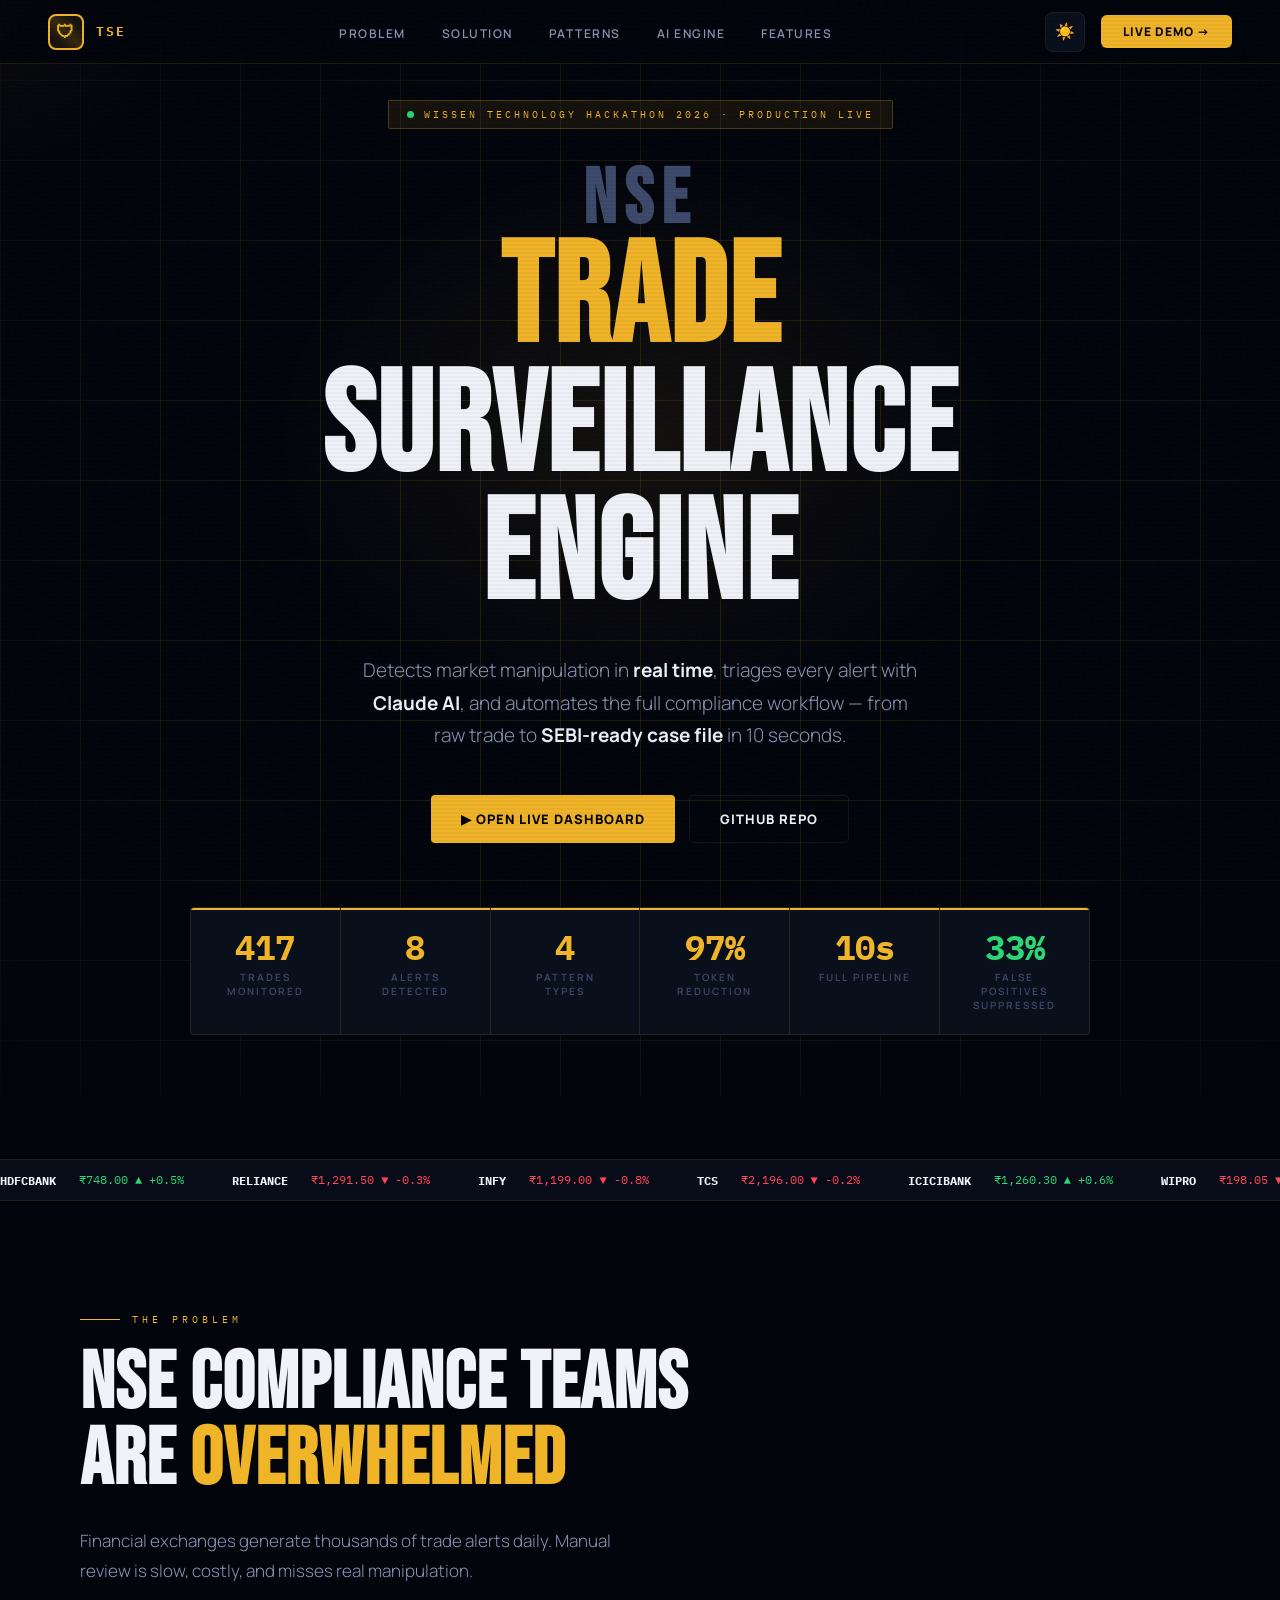
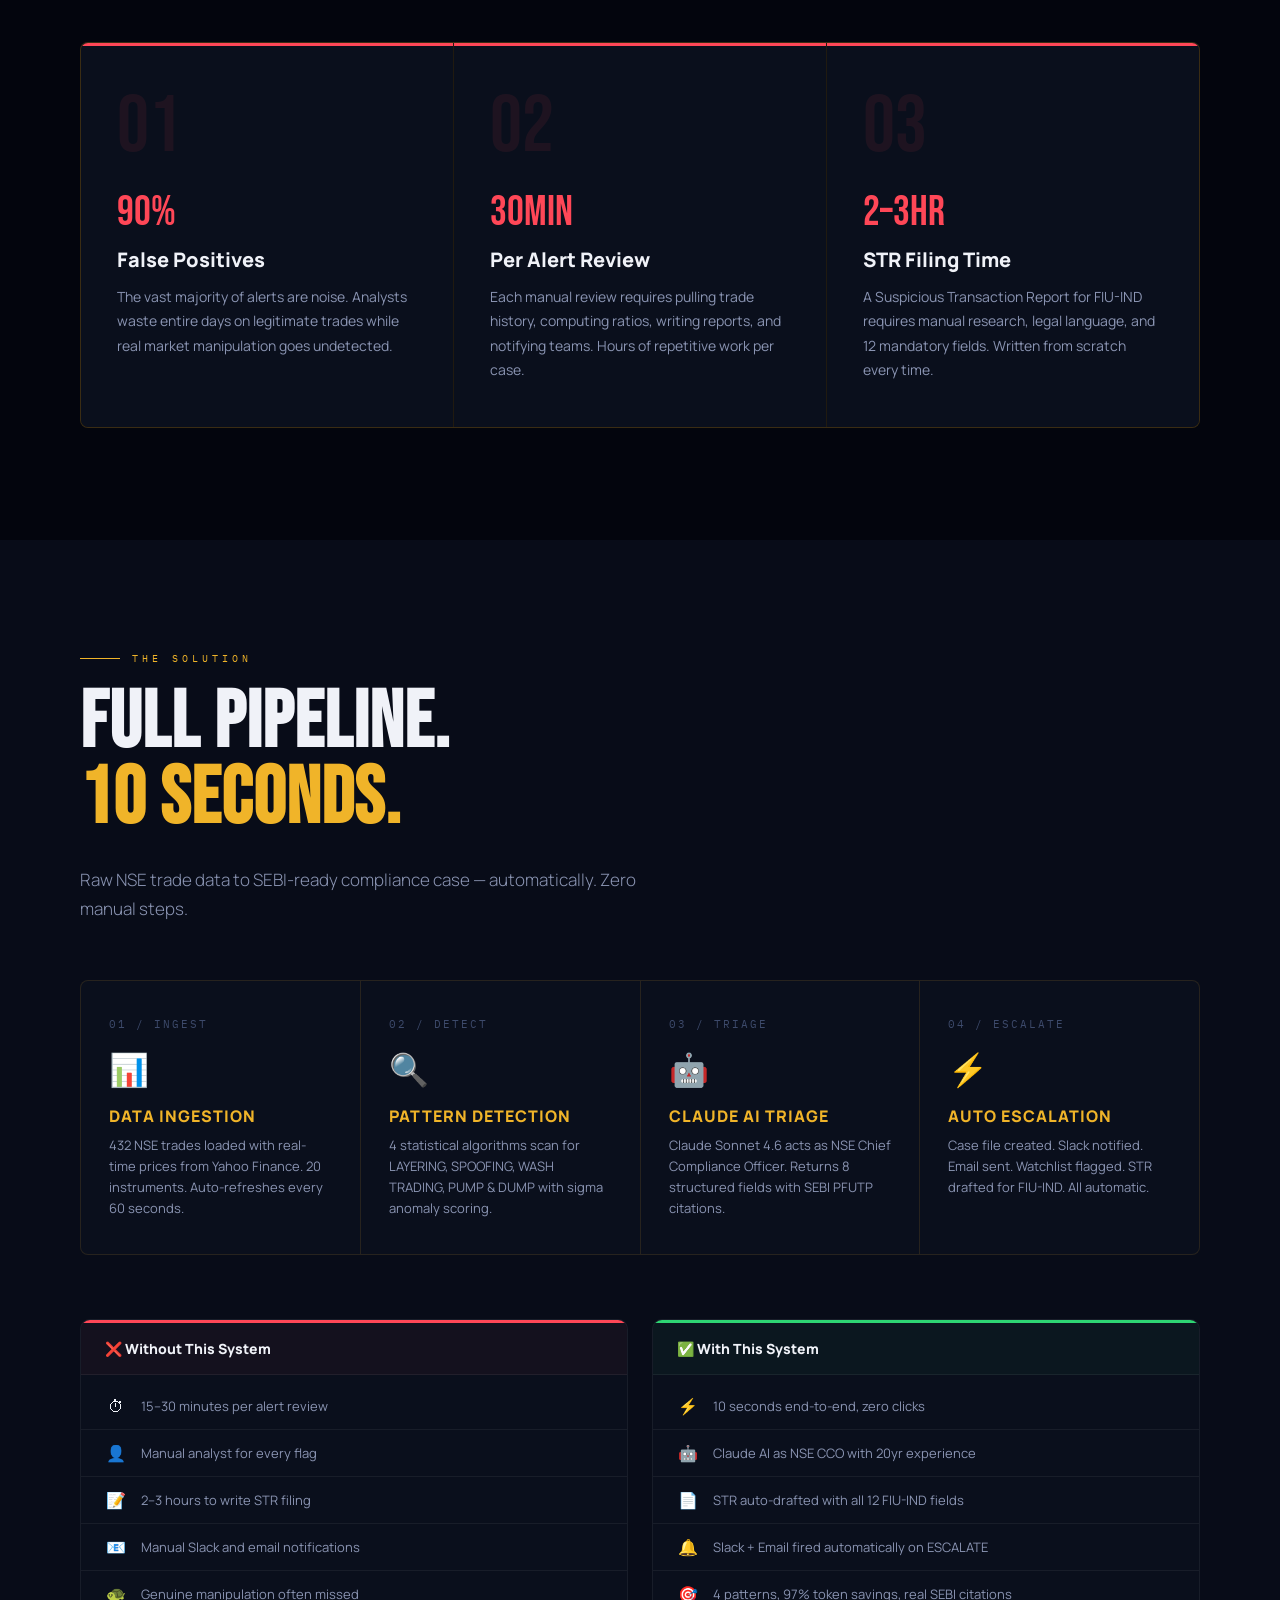
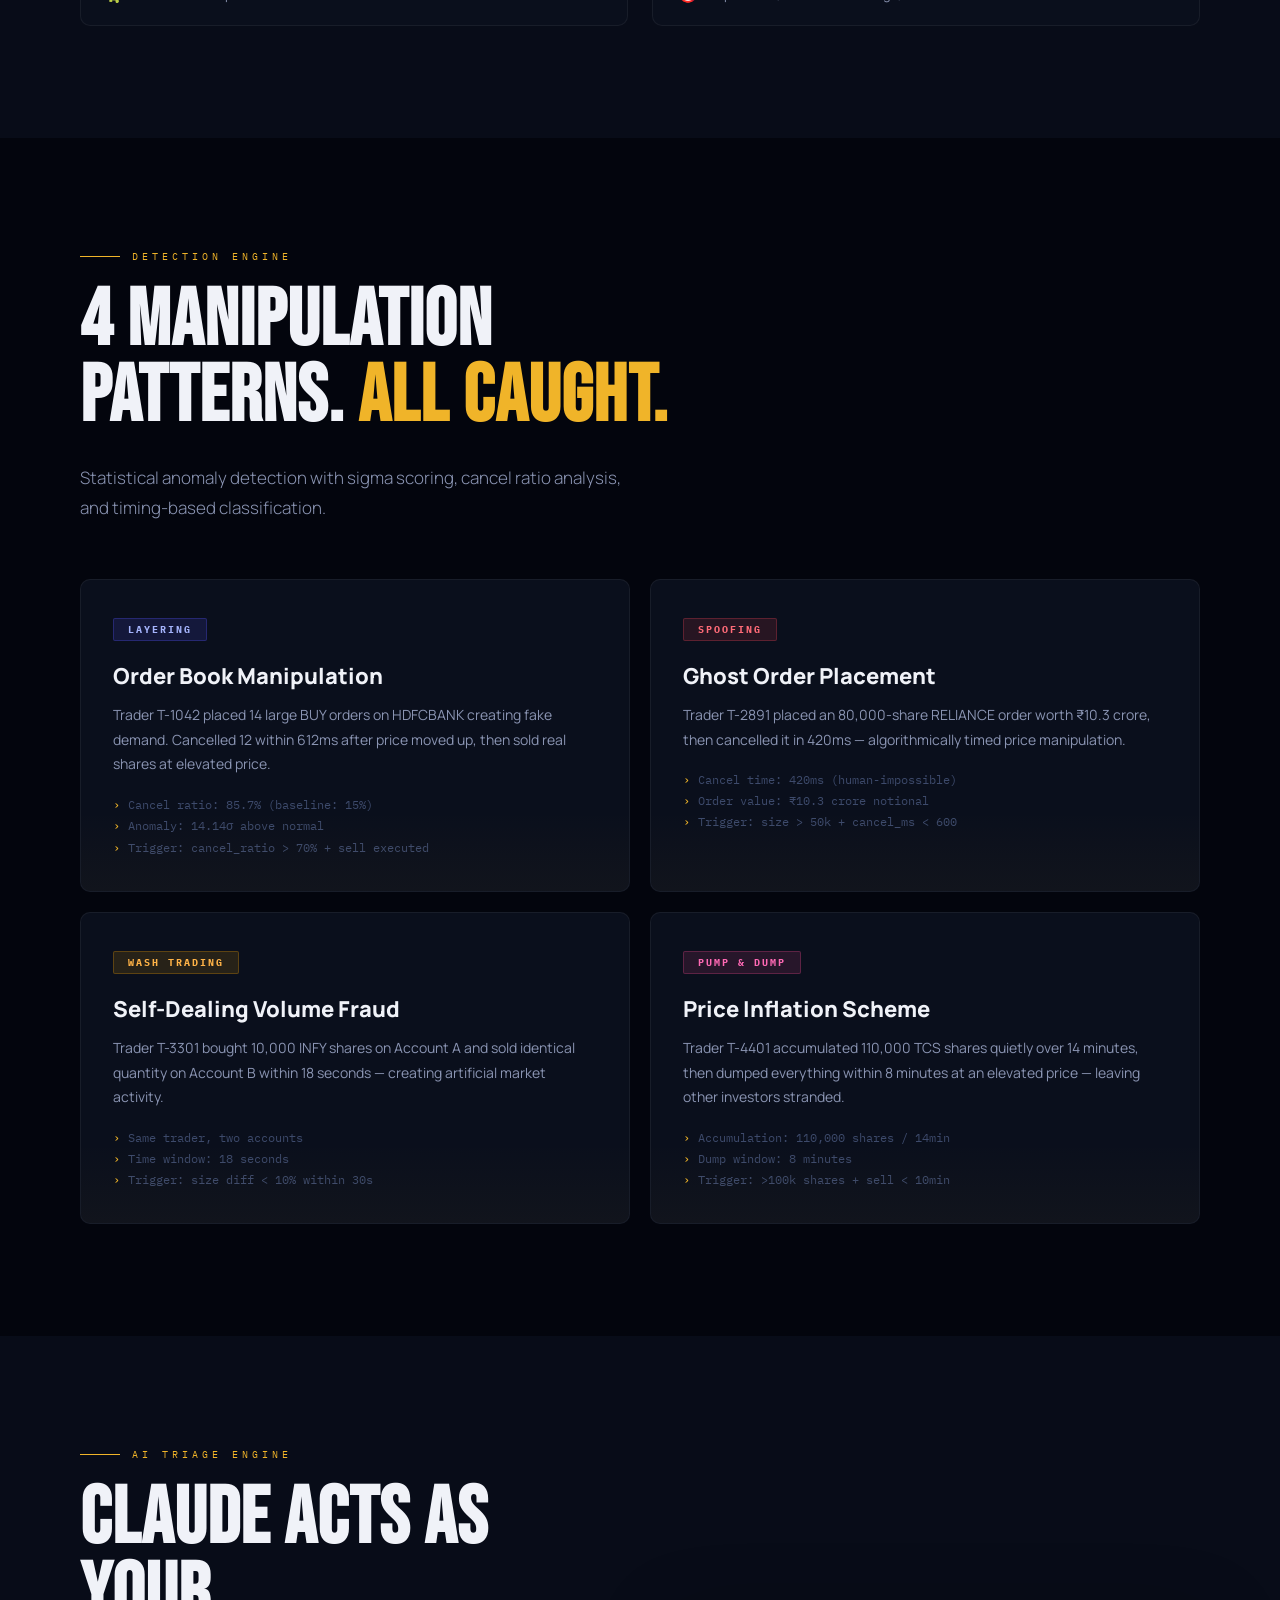
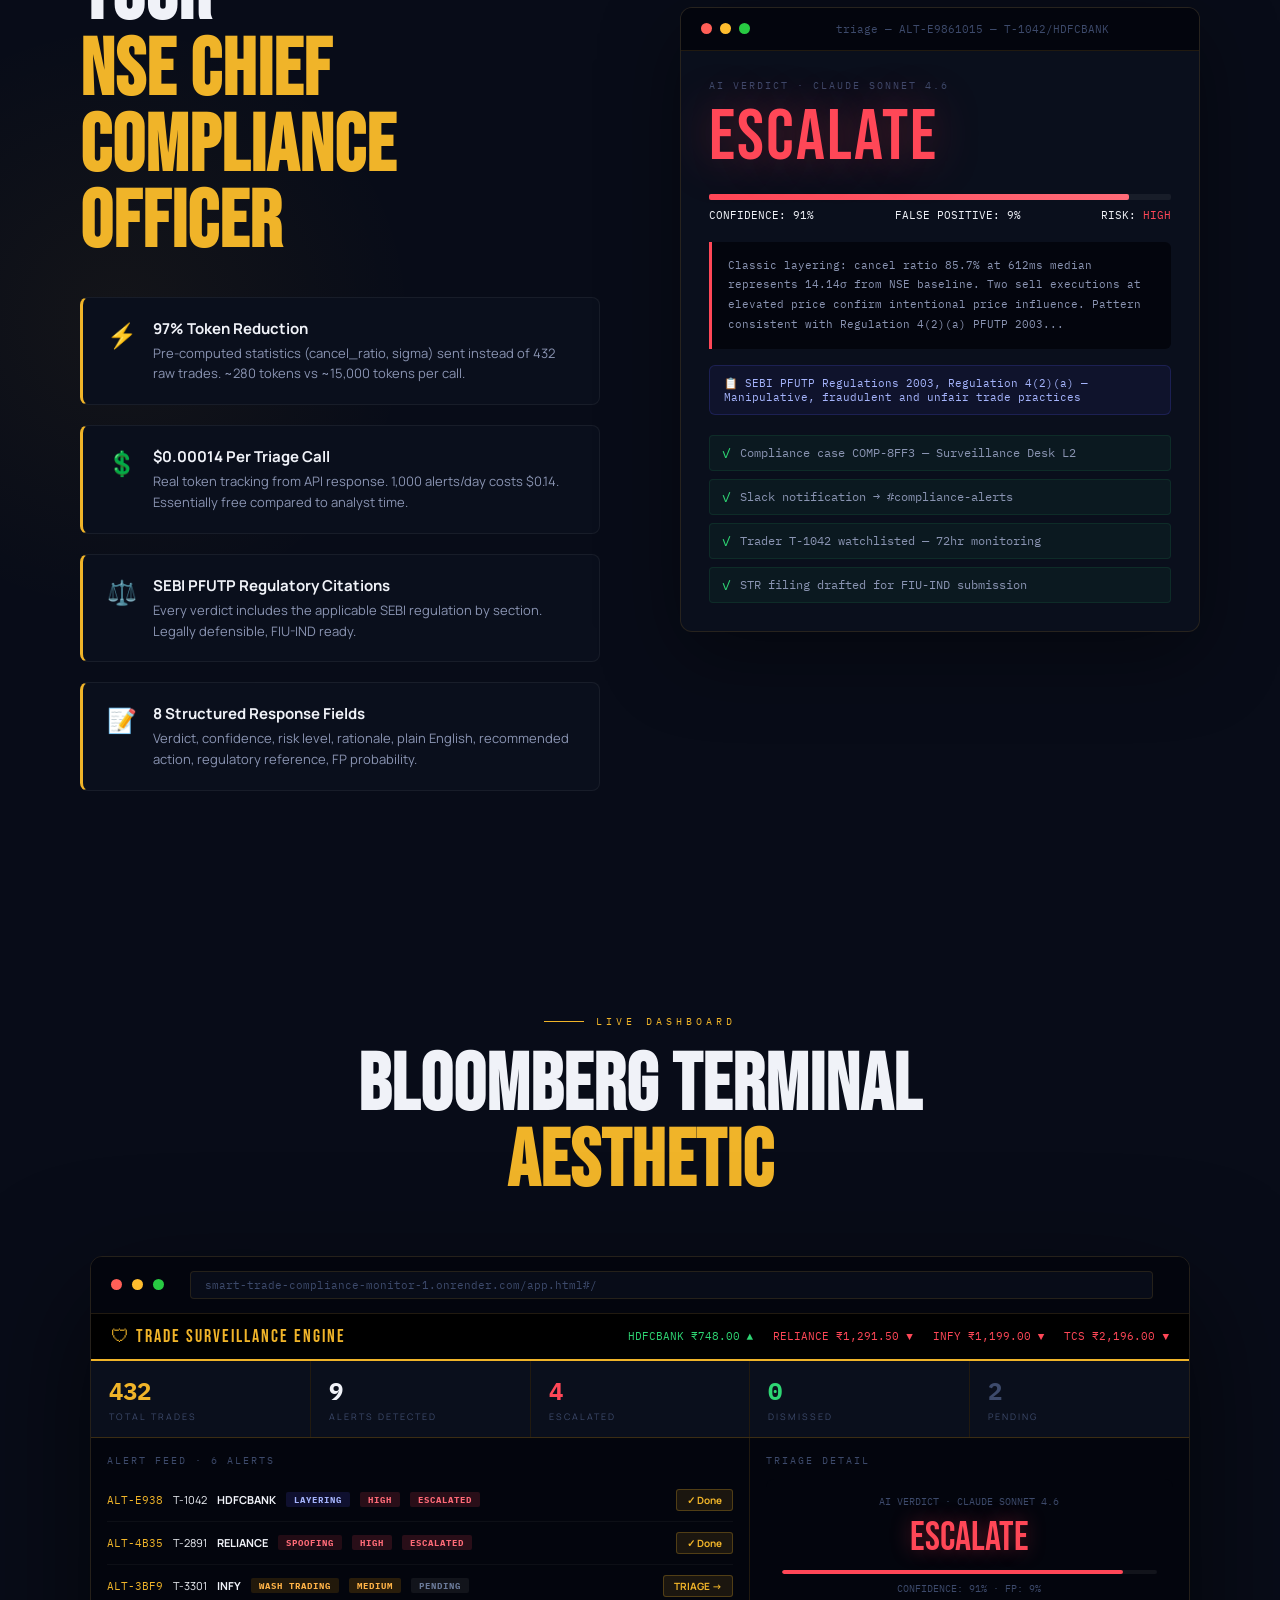
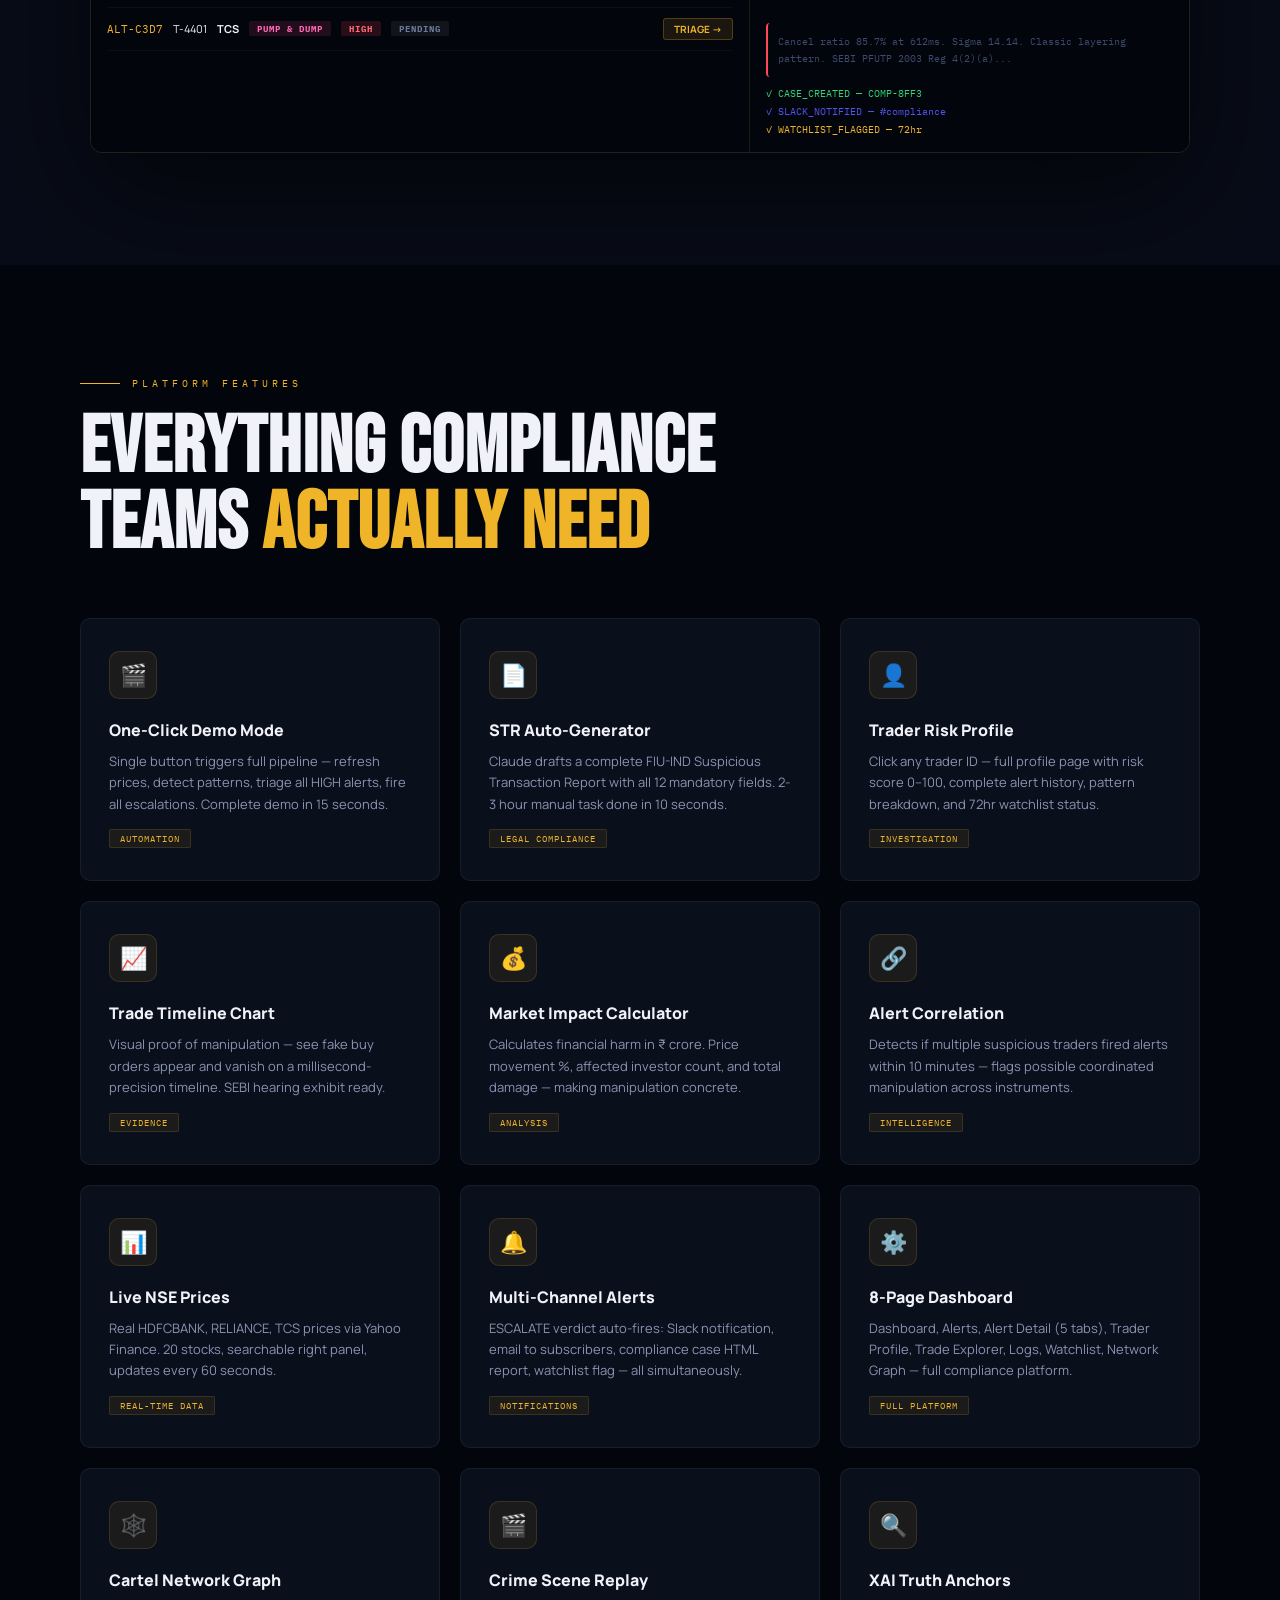
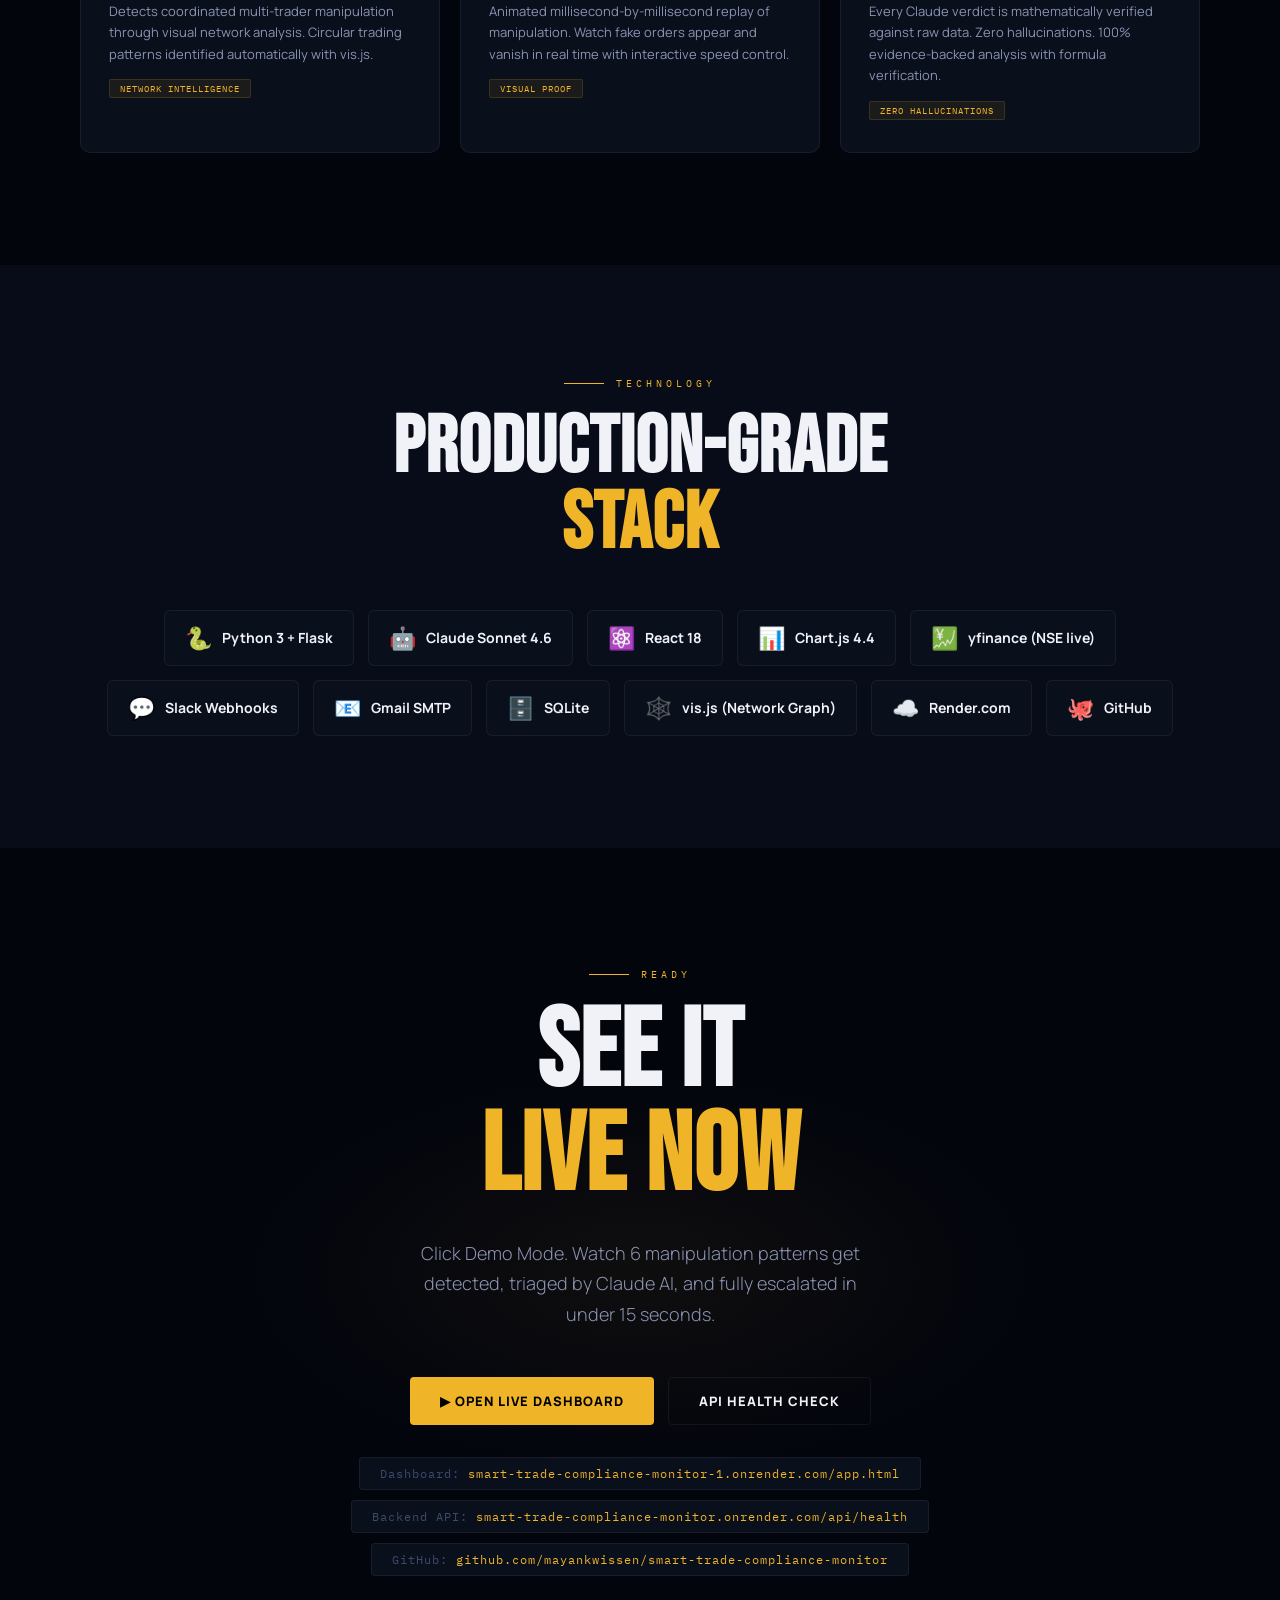
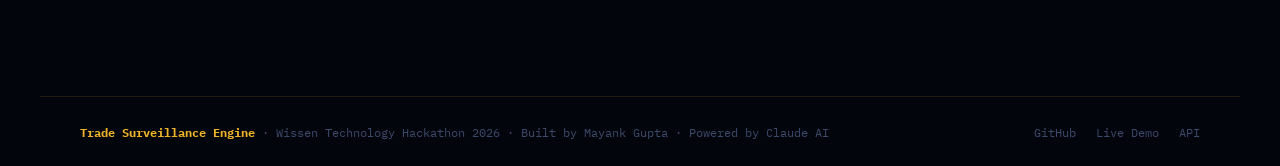
<file: frontend/index.html>
<!DOCTYPE html>
<html lang="en" data-theme="dark">
<head>
<meta charset="UTF-8">
<meta name="viewport" content="width=device-width, initial-scale=1.0">
<title>Trade Surveillance Engine — Wissen Technology Hackathon 2026</title>
<link href="https://fonts.googleapis.com/css2?family=Bebas+Neue&family=IBM+Plex+Mono:wght@400;700&family=Manrope:wght@300;400;600;700;800&display=swap" rel="stylesheet">
<style>
/* ══════════════════════════════════════════
   THEME VARIABLES
══════════════════════════════════════════ */
[data-theme="dark"] {
  --bg:        #03050d;
  --bg2:       #080c18;
  --bg3:       #0d1220;
  --card:      #0a0f1c;
  --border:    rgba(240,180,41,0.12);
  --border2:   rgba(255,255,255,0.06);
  --gold:      #f0b429;
  --gold2:     #ffd166;
  --text:      #f0f2f8;
  --text2:     #8a94b2;
  --text3:     #3d4a6b;
  --red:       #ff4757;
  --green:     #2ed573;
  --blue:      #5352ed;
  --shadow:    rgba(240,180,41,0.15);
}
[data-theme="light"] {
  --bg:        #f5f7ff;
  --bg2:       #eef0f8;
  --bg3:       #e6e9f4;
  --card:      #ffffff;
  --border:    rgba(30,58,138,0.12);
  --border2:   rgba(0,0,0,0.07);
  --gold:      #1e3a8a;
  --gold2:     #2563eb;
  --text:      #0f172a;
  --text2:     #475569;
  --text3:     #94a3b8;
  --red:       #dc2626;
  --green:     #16a34a;
  --blue:      #2563eb;
  --shadow:    rgba(30,58,138,0.12);
}

/* ══════════════════════════════════════════
   RESET + BASE
══════════════════════════════════════════ */
*,*::before,*::after{margin:0;padding:0;box-sizing:border-box}
html{scroll-behavior:smooth}
body{
  background:var(--bg);
  color:var(--text);
  font-family:'Manrope',sans-serif;
  overflow-x:hidden;
  transition:background 0.4s, color 0.4s;
}

/* ══════════════════════════════════════════
   NOISE TEXTURE OVERLAY
══════════════════════════════════════════ */
body::after{
  content:'';
  position:fixed;
  inset:0;
  background-image:url("data:image/svg+xml,%3Csvg viewBox='0 0 256 256' xmlns='http://www.w3.org/2000/svg'%3E%3Cfilter id='noise'%3E%3CfeTurbulence type='fractalNoise' baseFrequency='0.9' numOctaves='4' stitchTiles='stitch'/%3E%3C/filter%3E%3Crect width='100%25' height='100%25' filter='url(%23noise)' opacity='0.03'/%3E%3C/svg%3E");
  pointer-events:none;
  z-index:9999;
  opacity:0.4;
}

/* ══════════════════════════════════════════
   SCANLINE EFFECT (dark only)
══════════════════════════════════════════ */
[data-theme="dark"] body::before{
  content:'';
  position:fixed;
  inset:0;
  background:repeating-linear-gradient(
    0deg,
    transparent,
    transparent 2px,
    rgba(0,0,0,0.03) 2px,
    rgba(0,0,0,0.03) 4px
  );
  pointer-events:none;
  z-index:9998;
}

/* ══════════════════════════════════════════
   CURSOR GLOW
══════════════════════════════════════════ */
.cursor-glow{
  position:fixed;
  width:400px;height:400px;
  border-radius:50%;
  background:radial-gradient(circle, rgba(240,180,41,0.04) 0%, transparent 70%);
  pointer-events:none;
  z-index:1;
  transform:translate(-50%,-50%);
  transition:opacity 0.3s;
}

/* ══════════════════════════════════════════
   NAV
══════════════════════════════════════════ */
nav{
  position:fixed;
  top:0;left:0;right:0;
  z-index:1000;
  display:flex;
  align-items:center;
  justify-content:space-between;
  padding:0 48px;
  height:64px;
  background:rgba(3,5,13,0.7);
  backdrop-filter:blur(20px);
  border-bottom:1px solid var(--border);
  transition:all 0.4s;
}
[data-theme="light"] nav{
  background:rgba(245,247,255,0.85);
}
.nav-brand{
  display:flex;align-items:center;gap:12px;
  font-family:'IBM Plex Mono',monospace;
  font-size:13px;font-weight:700;
  color:var(--gold);
  letter-spacing:2px;
  text-transform:uppercase;
  text-decoration:none;
}
.nav-shield{
  width:36px;height:36px;
  border:2px solid var(--gold);
  border-radius:8px;
  display:flex;align-items:center;justify-content:center;
  font-size:18px;
  background:rgba(240,180,41,0.08);
  position:relative;
  overflow:hidden;
}
.nav-shield::before{
  content:'';
  position:absolute;
  top:-100%;left:-100%;
  width:300%;height:300%;
  background:linear-gradient(45deg,transparent 40%,rgba(240,180,41,0.15) 50%,transparent 60%);
  animation:shimmer 3s infinite;
}
@keyframes shimmer{
  0%{transform:translateX(-100%) translateY(-100%)}
  100%{transform:translateX(100%) translateY(100%)}
}
.nav-menu{
  display:flex;align-items:center;gap:36px;
  list-style:none;
}
.nav-menu a{
  color:var(--text2);
  text-decoration:none;
  font-size:12px;
  font-weight:600;
  letter-spacing:1.5px;
  text-transform:uppercase;
  transition:color 0.2s;
  position:relative;
}
.nav-menu a::after{
  content:'';
  position:absolute;
  bottom:-4px;left:0;right:0;
  height:1px;
  background:var(--gold);
  transform:scaleX(0);
  transition:transform 0.2s;
}
.nav-menu a:hover{color:var(--gold)}
.nav-menu a:hover::after{transform:scaleX(1)}
.nav-right{display:flex;align-items:center;gap:16px}
.theme-toggle{
  width:40px;height:40px;
  border:1px solid var(--border2);
  border-radius:8px;
  background:var(--card);
  color:var(--text2);
  cursor:pointer;
  display:flex;align-items:center;justify-content:center;
  font-size:16px;
  transition:all 0.2s;
}
.theme-toggle:hover{border-color:var(--gold);color:var(--gold)}
.nav-btn{
  background:var(--gold);
  color:#000;
  padding:8px 22px;
  border-radius:6px;
  font-size:12px;
  font-weight:800;
  letter-spacing:1px;
  text-transform:uppercase;
  text-decoration:none;
  transition:all 0.2s;
  white-space:nowrap;
}
.nav-btn:hover{
  opacity:0.88;
  box-shadow:0 4px 20px var(--shadow);
  transform:translateY(-1px);
}

/* ══════════════════════════════════════════
   HERO
══════════════════════════════════════════ */
.hero{
  position:relative;
  min-height:100vh;
  display:flex;
  flex-direction:column;
  align-items:center;
  justify-content:center;
  text-align:center;
  padding:100px 40px 60px;
  overflow:hidden;
}

.hero-grid{
  position:absolute;
  inset:0;
  background-image:
    linear-gradient(var(--border) 1px, transparent 1px),
    linear-gradient(90deg, var(--border) 1px, transparent 1px);
  background-size:80px 80px;
  mask-image:radial-gradient(ellipse 80% 80% at 50% 50%, black 30%, transparent 100%);
  animation:gridFloat 20s ease-in-out infinite alternate;
}
@keyframes gridFloat{
  from{transform:perspective(500px) rotateX(0deg) scale(1)}
  to{transform:perspective(500px) rotateX(3deg) scale(1.05)}
}

.hero-glow{
  position:absolute;
  top:40%;left:50%;
  transform:translate(-50%,-50%);
  width:800px;height:600px;
  background:radial-gradient(ellipse, rgba(240,180,41,0.07) 0%, transparent 65%);
  pointer-events:none;
}

.particles{position:absolute;inset:0;pointer-events:none;overflow:hidden}
.particle{
  position:absolute;
  width:2px;height:2px;
  background:var(--gold);
  border-radius:50%;
  opacity:0;
  animation:particleFloat var(--dur,8s) var(--delay,0s) linear infinite;
}
@keyframes particleFloat{
  0%{opacity:0;transform:translateY(100vh) translateX(0)}
  10%{opacity:0.6}
  90%{opacity:0.3}
  100%{opacity:0;transform:translateY(-10vh) translateX(var(--drift,20px))}
}

.hero-eyebrow{
  display:inline-flex;
  align-items:center;
  gap:10px;
  background:rgba(240,180,41,0.08);
  border:1px solid rgba(240,180,41,0.25);
  color:var(--gold);
  padding:7px 18px;
  border-radius:2px;
  font-family:'IBM Plex Mono',monospace;
  font-size:10px;
  letter-spacing:3px;
  text-transform:uppercase;
  margin-bottom:36px;
  position:relative;
  z-index:2;
  animation:slideDown 0.8s ease both;
}
.live-dot{
  width:7px;height:7px;
  background:var(--green);
  border-radius:50%;
  animation:blink 1.5s infinite;
}
@keyframes blink{
  0%,100%{opacity:1;box-shadow:0 0 6px var(--green)}
  50%{opacity:0.4;box-shadow:none}
}
@keyframes slideDown{
  from{opacity:0;transform:translateY(-20px)}
  to{opacity:1;transform:translateY(0)}
}

.hero-title{
  font-family:'Bebas Neue',sans-serif;
  font-size:clamp(64px, 11vw, 140px);
  line-height:0.92;
  letter-spacing:2px;
  position:relative;
  z-index:2;
  animation:slideUp 0.9s 0.1s ease both;
}
.hero-title .line-gold{
  color:var(--gold);
  display:block;
  position:relative;
}
.hero-title .line-dim{
  color:var(--text3);
  display:block;
  font-size:0.55em;
  letter-spacing:8px;
}
@keyframes slideUp{
  from{opacity:0;transform:translateY(30px)}
  to{opacity:1;transform:translateY(0)}
}

.hero-sub{
  font-size:clamp(15px,2vw,19px);
  color:var(--text2);
  max-width:560px;
  margin:32px auto 0;
  line-height:1.7;
  font-weight:300;
  position:relative;z-index:2;
  animation:slideUp 0.9s 0.2s ease both;
}
.hero-sub strong{color:var(--text);font-weight:700}

.hero-btns{
  display:flex;gap:14px;
  justify-content:center;
  flex-wrap:wrap;
  margin-top:44px;
  position:relative;z-index:2;
  animation:slideUp 0.9s 0.3s ease both;
}
.btn-hero{
  display:inline-flex;
  align-items:center;
  gap:10px;
  padding:14px 30px;
  border-radius:4px;
  font-size:13px;
  font-weight:800;
  letter-spacing:1px;
  text-transform:uppercase;
  text-decoration:none;
  transition:all 0.25s;
  position:relative;
  overflow:hidden;
}
.btn-hero::before{
  content:'';
  position:absolute;
  inset:0;
  background:linear-gradient(90deg,transparent,rgba(255,255,255,0.1),transparent);
  transform:translateX(-100%);
  transition:transform 0.5s;
}
.btn-hero:hover::before{transform:translateX(100%)}
.btn-gold{background:var(--gold);color:#000}
.btn-gold:hover{box-shadow:0 6px 32px var(--shadow);transform:translateY(-2px)}
.btn-outline{
  background:transparent;
  color:var(--text);
  border:1px solid var(--border2);
}
.btn-outline:hover{border-color:var(--gold);color:var(--gold);transform:translateY(-2px)}

/* ══════════════════════════════════════════
   METRICS BAR
══════════════════════════════════════════ */
.metrics-bar{
  position:relative;z-index:2;
  margin-top:64px;
  display:flex;
  border:1px solid var(--border);
  border-radius:4px;
  overflow:hidden;
  background:var(--card);
  animation:slideUp 0.9s 0.4s ease both;
  max-width:900px;
  width:100%;
}
.metric{
  flex:1;
  padding:22px 24px;
  text-align:center;
  border-right:1px solid var(--border);
  position:relative;
}
.metric:last-child{border-right:none}
.metric::before{
  content:'';
  position:absolute;
  top:0;left:0;right:0;
  height:2px;
  background:var(--gold);
  transform:scaleX(0);
  transform-origin:left;
  transition:transform 0.6s ease;
}
.metric.animated::before{transform:scaleX(1)}
.metric-val{
  font-family:'IBM Plex Mono',monospace;
  font-size:clamp(22px,3vw,34px);
  font-weight:700;
  color:var(--gold);
  display:block;
  line-height:1;
}
.metric-label{
  font-size:10px;
  color:var(--text3);
  letter-spacing:2px;
  text-transform:uppercase;
  margin-top:6px;
  display:block;
  font-weight:600;
}

/* ══════════════════════════════════════════
   NSE TICKER
══════════════════════════════════════════ */
.ticker-section{
  border-top:1px solid var(--border);
  border-bottom:1px solid var(--border);
  background:var(--bg2);
  padding:12px 0;
  overflow:hidden;
  margin-top:64px;
}
.ticker-track{
  display:flex;
  gap:48px;
  animation:tickerScroll 25s linear infinite;
  width:max-content;
}
.ticker-track:hover{animation-play-state:paused}
@keyframes tickerScroll{
  0%{transform:translateX(0)}
  100%{transform:translateX(-50%)}
}
.ticker-item{
  font-family:'IBM Plex Mono',monospace;
  font-size:12px;
  color:var(--text2);
  white-space:nowrap;
  display:flex;
  align-items:center;
  gap:8px;
}
.ticker-item strong{color:var(--text)}
.up{color:var(--green)}
.down{color:var(--red)}

/* ══════════════════════════════════════════
   SECTIONS
══════════════════════════════════════════ */
.wrap{max-width:1200px;margin:0 auto;padding:0 40px}
.section{padding:112px 0}

.eyebrow{
  display:flex;align-items:center;gap:12px;
  font-family:'IBM Plex Mono',monospace;
  font-size:10px;
  color:var(--gold);
  letter-spacing:4px;
  text-transform:uppercase;
  margin-bottom:20px;
}
.eyebrow::before{
  content:'';
  width:40px;height:1px;
  background:var(--gold);
}
.h2{
  font-family:'Bebas Neue',sans-serif;
  font-size:clamp(44px,7vw,80px);
  line-height:0.95;
  letter-spacing:1px;
  margin-bottom:28px;
}
.h2 em{color:var(--gold);font-style:normal}
.lead{
  font-size:17px;
  color:var(--text2);
  max-width:560px;
  line-height:1.75;
  font-weight:300;
}

/* ══════════════════════════════════════════
   PROBLEM
══════════════════════════════════════════ */
.problem-grid{
  display:grid;
  grid-template-columns:repeat(3,1fr);
  gap:1px;
  background:var(--border);
  border:1px solid var(--border);
  border-radius:8px;
  overflow:hidden;
  margin-top:56px;
}
.prob-card{
  background:var(--card);
  padding:44px 36px;
  position:relative;
  overflow:hidden;
}
.prob-card::before{
  content:'';
  position:absolute;
  top:0;left:0;right:0;height:3px;
  background:var(--red);
}
.prob-num{
  font-family:'Bebas Neue',sans-serif;
  font-size:80px;
  color:var(--red);
  opacity:0.08;
  line-height:1;
  margin-bottom:20px;
}
.prob-card h3{font-size:20px;font-weight:800;margin-bottom:12px}
.prob-card p{font-size:14px;color:var(--text2);line-height:1.75}
.prob-big{
  color:var(--red);
  font-family:'Bebas Neue',sans-serif;
  font-size:42px;
  display:block;
  margin-bottom:8px;
}

/* ══════════════════════════════════════════
   PIPELINE
══════════════════════════════════════════ */
.pipeline-row{
  display:flex;
  align-items:stretch;
  margin-top:64px;
  border:1px solid var(--border);
  border-radius:8px;
  overflow:hidden;
  background:var(--card);
}
.pipe-item{
  flex:1;
  padding:36px 28px;
  position:relative;
  border-right:1px solid var(--border);
  transition:background 0.2s;
}
.pipe-item:last-child{border-right:none}
.pipe-item:hover{background:var(--bg2)}
.pipe-item::before{
  content:'';
  position:absolute;
  top:0;left:0;right:0;height:3px;
  background:var(--gold);
  transform:scaleX(0);
  transform-origin:left;
  transition:transform 0.4s;
}
.pipe-item:hover::before{transform:scaleX(1)}
.pipe-num{
  font-family:'IBM Plex Mono',monospace;
  font-size:11px;
  color:var(--text3);
  letter-spacing:2px;
  margin-bottom:16px;
}
.pipe-icon{font-size:32px;margin-bottom:14px;display:block}
.pipe-title{
  font-size:16px;font-weight:800;
  color:var(--gold);
  margin-bottom:8px;
  text-transform:uppercase;
  letter-spacing:1px;
}
.pipe-desc{font-size:13px;color:var(--text2);line-height:1.6}
.pipe-arrow-wrap{
  display:flex;align-items:center;
  padding:0 4px;
  color:var(--text3);
  font-size:18px;
  flex-shrink:0;
}

/* ══════════════════════════════════════════
   PATTERNS
══════════════════════════════════════════ */
.patterns-grid{
  display:grid;
  grid-template-columns:repeat(2,1fr);
  gap:20px;
  margin-top:56px;
}
.pat-card{
  background:var(--card);
  border:1px solid var(--border2);
  border-radius:10px;
  padding:36px 32px;
  position:relative;
  overflow:hidden;
  cursor:default;
  transition:all 0.3s;
}
.pat-card:hover{
  border-color:var(--gold);
  transform:translateY(-4px);
  box-shadow:0 12px 48px rgba(0,0,0,0.3);
}
.pat-card::after{
  content:'';
  position:absolute;
  bottom:0;left:0;right:0;height:80px;
  background:linear-gradient(transparent,rgba(240,180,41,0.03));
  pointer-events:none;
}
.pat-pill{
  display:inline-block;
  padding:4px 14px;
  border-radius:2px;
  font-family:'IBM Plex Mono',monospace;
  font-size:10px;
  font-weight:700;
  letter-spacing:2px;
  text-transform:uppercase;
  margin-bottom:22px;
}
.pill-lay{background:rgba(83,82,237,0.15);color:#a5b4fc;border:1px solid rgba(83,82,237,0.3)}
.pill-spo{background:rgba(255,71,87,0.12);color:#ff6b78;border:1px solid rgba(255,71,87,0.25)}
.pill-was{background:rgba(255,168,0,0.12);color:#ffb347;border:1px solid rgba(255,168,0,0.25)}
.pill-pum{background:rgba(255,75,145,0.12);color:#ff69b4;border:1px solid rgba(255,75,145,0.25)}
.pat-card h3{font-size:22px;font-weight:800;margin-bottom:14px;line-height:1.2}
.pat-card p{font-size:14px;color:var(--text2);line-height:1.75;margin-bottom:20px}
.pat-stats{
  display:flex;flex-direction:column;gap:6px;
}
.pat-stat{
  font-family:'IBM Plex Mono',monospace;
  font-size:12px;
  color:var(--text3);
  display:flex;align-items:center;gap:8px;
}
.pat-stat::before{content:'›';color:var(--gold)}

/* ══════════════════════════════════════════
   AI SECTION — SPLIT
══════════════════════════════════════════ */
.ai-section{
  background:var(--bg2);
  padding:112px 0;
  position:relative;
  overflow:hidden;
}
.ai-section::before{
  content:'';
  position:absolute;
  top:50%;left:0;
  width:600px;height:600px;
  background:radial-gradient(circle,rgba(240,180,41,0.05) 0%,transparent 70%);
  transform:translate(-30%,-50%);
  pointer-events:none;
}
.ai-split{
  display:grid;
  grid-template-columns:1fr 1fr;
  gap:80px;
  align-items:center;
}
.ai-points{
  display:flex;flex-direction:column;gap:20px;
  margin-top:36px;
}
.ai-point{
  display:flex;align-items:flex-start;gap:16px;
  padding:20px 24px;
  background:var(--card);
  border:1px solid var(--border2);
  border-radius:8px;
  border-left:3px solid var(--gold);
  transition:all 0.2s;
}
.ai-point:hover{
  border-color:var(--gold);
  box-shadow:0 4px 24px rgba(0,0,0,0.2);
}
.ai-point-icon{font-size:24px;flex-shrink:0}
.ai-point-text h4{font-size:15px;font-weight:700;margin-bottom:4px}
.ai-point-text p{font-size:13px;color:var(--text2);line-height:1.6}

/* VERDICT CARD */
.verdict-card{
  background:var(--card);
  border:1px solid var(--border);
  border-radius:12px;
  overflow:hidden;
  box-shadow:0 24px 80px rgba(0,0,0,0.4);
}
.vc-topbar{
  background:var(--bg);
  padding:14px 20px;
  display:flex;align-items:center;gap:8px;
  border-bottom:1px solid var(--border);
}
.dot{width:11px;height:11px;border-radius:50%}
.dot-r{background:#ff5f57}.dot-y{background:#ffbd2e}.dot-g{background:#28ca42}
.vc-title{
  font-family:'IBM Plex Mono',monospace;
  font-size:11px;
  color:var(--text3);
  margin-left:8px;
  flex:1;
  text-align:center;
}
.vc-body{padding:28px}
.vc-meta{
  font-family:'IBM Plex Mono',monospace;
  font-size:10px;
  color:var(--text3);
  letter-spacing:2px;
  text-transform:uppercase;
  margin-bottom:10px;
}
.vc-verdict{
  font-family:'Bebas Neue',sans-serif;
  font-size:72px;
  color:var(--red);
  line-height:1;
  letter-spacing:2px;
  text-shadow:0 0 48px rgba(255,71,87,0.35);
  margin-bottom:20px;
  animation:verdictPulse 3s ease-in-out infinite;
}
@keyframes verdictPulse{
  0%,100%{text-shadow:0 0 48px rgba(255,71,87,0.35)}
  50%{text-shadow:0 0 80px rgba(255,71,87,0.6)}
}
.vc-bar-wrap{
  background:rgba(255,255,255,0.06);
  border-radius:2px;height:6px;
  margin-bottom:8px;
}
.vc-bar{
  height:100%;border-radius:2px;
  background:linear-gradient(90deg,var(--red),#ff6b78);
  width:0;
  transition:width 2s ease;
}
.vc-conf{
  display:flex;justify-content:space-between;
  font-family:'IBM Plex Mono',monospace;
  font-size:11px;
  color:var(--text3);
  margin-bottom:20px;
}
.vc-conf span{color:var(--text)}
.vc-rationale{
  background:var(--bg);
  border-left:3px solid var(--red);
  padding:14px 16px;
  border-radius:0 6px 6px 0;
  font-family:'IBM Plex Mono',monospace;
  font-size:11px;
  color:var(--text2);
  line-height:1.8;
  margin-bottom:16px;
}
.vc-sebi{
  background:rgba(83,82,237,0.08);
  border:1px solid rgba(83,82,237,0.2);
  border-radius:6px;
  padding:10px 14px;
  font-family:'IBM Plex Mono',monospace;
  font-size:11px;
  color:#a5b4fc;
  margin-bottom:20px;
}
.vc-actions{display:flex;flex-direction:column;gap:8px}
.vc-action{
  display:flex;align-items:center;gap:10px;
  font-family:'IBM Plex Mono',monospace;
  font-size:12px;
  color:var(--text2);
  padding:8px 12px;
  background:rgba(46,213,115,0.05);
  border-radius:4px;
  border:1px solid rgba(46,213,115,0.1);
}
.vc-check{color:var(--green);font-size:14px}

/* ══════════════════════════════════════════
   FEATURES
══════════════════════════════════════════ */
.feat-grid{
  display:grid;
  grid-template-columns:repeat(3,1fr);
  gap:20px;
  margin-top:56px;
}
.feat-card{
  background:var(--card);
  border:1px solid var(--border2);
  border-radius:10px;
  padding:32px 28px;
  position:relative;
  overflow:hidden;
  transition:all 0.3s;
}
.feat-card:hover{
  border-color:rgba(240,180,41,0.3);
  transform:translateY(-3px);
  box-shadow:0 8px 40px rgba(0,0,0,0.25);
}
.feat-card::before{
  content:'';
  position:absolute;
  top:0;left:0;right:0;height:2px;
  background:linear-gradient(90deg,var(--gold),transparent);
  opacity:0;
  transition:opacity 0.3s;
}
.feat-card:hover::before{opacity:1}
.feat-icon{
  width:48px;height:48px;
  border-radius:10px;
  background:rgba(240,180,41,0.08);
  border:1px solid rgba(240,180,41,0.15);
  display:flex;align-items:center;justify-content:center;
  font-size:22px;
  margin-bottom:20px;
}
.feat-card h3{font-size:16px;font-weight:800;margin-bottom:10px}
.feat-card p{font-size:13px;color:var(--text2);line-height:1.65}
.feat-tag{
  display:inline-block;
  margin-top:14px;
  padding:3px 10px;
  border-radius:2px;
  font-family:'IBM Plex Mono',monospace;
  font-size:9px;
  letter-spacing:1px;
  text-transform:uppercase;
  background:rgba(240,180,41,0.08);
  color:var(--gold);
  border:1px solid rgba(240,180,41,0.15);
}

/* ══════════════════════════════════════════
   BEFORE / AFTER
══════════════════════════════════════════ */
.ba-grid{
  display:grid;grid-template-columns:1fr 1fr;gap:24px;
  margin-top:56px;
}
.ba-card{
  background:var(--card);
  border-radius:10px;
  overflow:hidden;
  border:1px solid var(--border2);
}
.ba-header{
  padding:16px 24px;
  display:flex;align-items:center;gap:10px;
  font-size:14px;font-weight:800;
  border-bottom:1px solid var(--border2);
}
.ba-card.before .ba-header{
  border-top:3px solid var(--red);
  background:rgba(255,71,87,0.04);
}
.ba-card.after .ba-header{
  border-top:3px solid var(--green);
  background:rgba(46,213,115,0.04);
}
.ba-rows{padding:8px 0}
.ba-row{
  display:flex;align-items:center;gap:14px;
  padding:12px 24px;
  font-size:14px;
  border-bottom:1px solid var(--border2);
}
.ba-row:last-child{border-bottom:none}
.ba-row .icon{font-size:16px;min-width:22px;text-align:center}
.ba-row .ba-val{color:var(--text2);font-size:13px}

/* ══════════════════════════════════════════
   TECH STACK
══════════════════════════════════════════ */
.tech-grid{
  display:flex;flex-wrap:wrap;gap:14px;
  margin-top:48px;
  justify-content:center;
}
.tech-chip{
  display:flex;align-items:center;gap:10px;
  background:var(--card);
  border:1px solid var(--border2);
  padding:12px 20px;
  border-radius:6px;
  font-size:14px;font-weight:700;
  transition:all 0.2s;
  cursor:default;
}
.tech-chip:hover{
  border-color:var(--gold);
  color:var(--gold);
  transform:translateY(-2px);
  box-shadow:0 4px 20px rgba(0,0,0,0.2);
}
.tech-chip .ic{font-size:22px}

/* ══════════════════════════════════════════
   DASHBOARD PREVIEW
══════════════════════════════════════════ */
.preview-section{
  padding:112px 0;
  background:var(--bg2);
  overflow:hidden;
}
.preview-frame{
  position:relative;
  max-width:1100px;
  margin:56px auto 0;
  border-radius:12px;
  overflow:hidden;
  border:1px solid var(--border);
  box-shadow:0 40px 120px rgba(0,0,0,0.6);
}
.preview-bar{
  background:var(--bg);
  padding:14px 20px;
  display:flex;align-items:center;gap:10px;
  border-bottom:1px solid var(--border);
}
.preview-url{
  flex:1;
  background:var(--bg2);
  border:1px solid var(--border);
  border-radius:4px;
  padding:6px 14px;
  font-family:'IBM Plex Mono',monospace;
  font-size:11px;
  color:var(--text3);
  margin:0 16px;
}
.preview-inner{
  background:var(--bg);
  padding:0;
}
.mock-header{
  background:#000;
  border-bottom:2px solid var(--gold);
  padding:12px 20px;
  display:flex;align-items:center;justify-content:space-between;
}
.mock-logo{
  font-family:'Bebas Neue',sans-serif;
  font-size:18px;
  color:var(--gold);
  letter-spacing:2px;
}
.mock-ticker{
  display:flex;gap:20px;
  font-family:'IBM Plex Mono',monospace;
  font-size:11px;
}
.mock-stats{
  display:grid;grid-template-columns:repeat(5,1fr);
  gap:1px;background:var(--border);
  border-bottom:1px solid var(--border);
}
.mock-stat{
  background:var(--card);
  padding:14px 18px;
}
.mock-stat .mv{
  font-family:'IBM Plex Mono',monospace;
  font-size:24px;font-weight:700;
  display:block;
}
.mock-stat .ml{
  font-size:9px;color:var(--text3);
  letter-spacing:2px;text-transform:uppercase;
  display:block;margin-top:3px;
}
.mock-body{
  display:grid;grid-template-columns:60% 40%;
  min-height:280px;
}
.mock-left{border-right:1px solid var(--border);padding:16px}
.mock-right{padding:16px}
.mock-section-title{
  font-family:'IBM Plex Mono',monospace;
  font-size:10px;
  color:var(--text3);
  letter-spacing:2px;text-transform:uppercase;
  margin-bottom:12px;
}
.mock-alert-row{
  display:flex;align-items:center;gap:10px;
  padding:10px 0;
  border-bottom:1px solid rgba(255,255,255,0.04);
  font-size:11px;
}
.mock-badge{
  padding:2px 8px;border-radius:2px;
  font-family:'IBM Plex Mono',monospace;
  font-size:9px;font-weight:700;
  letter-spacing:1px;text-transform:uppercase;
}
.mb-high{background:rgba(255,71,87,0.15);color:#ff6b78}
.mb-med{background:rgba(255,168,0,0.15);color:#ffb347}
.mb-lay{background:rgba(83,82,237,0.15);color:#a5b4fc}
.mb-spo{background:rgba(255,71,87,0.12);color:#ff6b78}
.mb-was{background:rgba(255,168,0,0.12);color:#ffb347}
.mb-pum{background:rgba(255,75,145,0.12);color:#ff69b4}
.mb-esc{background:rgba(255,71,87,0.15);color:#ff6b78}
.mb-pen{background:rgba(255,255,255,0.06);color:#6b7a99}
.mock-triage-btn{
  padding:3px 10px;
  background:rgba(240,180,41,0.1);
  border:1px solid rgba(240,180,41,0.25);
  color:var(--gold);
  border-radius:3px;
  font-size:10px;font-weight:700;
  margin-left:auto;
}
.mock-verdict-box{
  background:var(--bg);
  border-radius:8px;
  padding:16px;
  text-align:center;
  margin-bottom:12px;
}
.mock-esc{
  font-family:'Bebas Neue',sans-serif;
  font-size:40px;
  color:var(--red);
  text-shadow:0 0 20px rgba(255,71,87,0.4);
}
.mock-conf-bar{
  background:rgba(255,255,255,0.06);
  height:4px;border-radius:2px;
  margin:8px 0;overflow:hidden;
}
.mock-conf-fill{
  height:100%;background:var(--red);
  width:91%;border-radius:2px;
}
.mock-conf-text{
  font-family:'IBM Plex Mono',monospace;
  font-size:10px;color:var(--text3);
}

/* ══════════════════════════════════════════
   CTA
══════════════════════════════════════════ */
.cta-section{
  padding:120px 0;
  text-align:center;
  position:relative;
  overflow:hidden;
}
.cta-section::before{
  content:'';
  position:absolute;
  top:50%;left:50%;
  transform:translate(-50%,-50%);
  width:800px;height:400px;
  background:radial-gradient(ellipse,rgba(240,180,41,0.05) 0%,transparent 70%);
  pointer-events:none;
}
.cta-section .h2{font-size:clamp(56px,9vw,110px)}
.cta-sub{
  font-size:18px;
  color:var(--text2);
  max-width:480px;
  margin:24px auto 48px;
  line-height:1.7;
  font-weight:300;
}
.cta-urls{
  display:flex;flex-direction:column;gap:10px;
  align-items:center;
  margin-top:32px;
}
.url-chip{
  font-family:'IBM Plex Mono',monospace;
  font-size:12px;
  color:var(--text3);
  background:var(--card);
  border:1px solid var(--border2);
  padding:8px 20px;
  border-radius:4px;
  letter-spacing:1px;
}
.url-chip a{color:var(--gold);text-decoration:none}
.url-chip a:hover{text-decoration:underline}

/* ══════════════════════════════════════════
   FOOTER
══════════════════════════════════════════ */
footer{
  border-top:1px solid var(--border);
  padding:28px 40px;
  display:flex;
  justify-content:space-between;
  align-items:center;
  max-width:1200px;
  margin:0 auto;
  font-family:'IBM Plex Mono',monospace;
  font-size:12px;
  color:var(--text3);
}
footer strong{color:var(--gold)}
footer a{color:var(--text3);text-decoration:none;transition:color 0.2s}
footer a:hover{color:var(--gold)}

/* ══════════════════════════════════════════
   SCROLL REVEAL
══════════════════════════════════════════ */
.reveal{
  opacity:0;
  transform:translateY(32px);
  transition:opacity 0.7s ease, transform 0.7s ease;
}
.reveal.on{opacity:1;transform:translateY(0)}
.reveal-l{
  opacity:0;transform:translateX(-32px);
  transition:opacity 0.7s ease,transform 0.7s ease;
}
.reveal-l.on{opacity:1;transform:translateX(0)}
.reveal-r{
  opacity:0;transform:translateX(32px);
  transition:opacity 0.7s ease,transform 0.7s ease;
}
.reveal-r.on{opacity:1;transform:translateX(0)}
.delay-1{transition-delay:0.1s}
.delay-2{transition-delay:0.2s}
.delay-3{transition-delay:0.3s}
.delay-4{transition-delay:0.4s}

/* ══════════════════════════════════════════
   RESPONSIVE
══════════════════════════════════════════ */
@media(max-width:900px){
  .problem-grid,.patterns-grid,.feat-grid,.ba-grid,
  .ai-split{grid-template-columns:1fr}
  .pipeline-row{flex-direction:column}
  .pipe-arrow-wrap{display:none}
  .mock-body{grid-template-columns:1fr}
  .mock-stats{grid-template-columns:repeat(3,1fr)}
  nav{padding:0 20px}
  .nav-menu{display:none}
  .wrap{padding:0 20px}
  footer{flex-direction:column;gap:12px;text-align:center}
}
@media(max-width:600px){
  .hero{padding:80px 20px 40px}
  .metrics-bar{flex-direction:column}
  .metric{border-right:none;border-bottom:1px solid var(--border)}
  .metric:last-child{border-bottom:none}
  .hero-btns{flex-direction:column;align-items:center}
  .btn-hero{width:100%;justify-content:center}
}
</style>
</head>
<body>

<!-- CURSOR GLOW -->
<div class="cursor-glow" id="cursorGlow"></div>

<!-- NAV -->
<nav>
  <a href="#" class="nav-brand">
    <div class="nav-shield">🛡</div>
    TSE
  </a>
  <ul class="nav-menu">
    <li><a href="#problem">Problem</a></li>
    <li><a href="#solution">Solution</a></li>
    <li><a href="#patterns">Patterns</a></li>
    <li><a href="#ai">AI Engine</a></li>
    <li><a href="#features">Features</a></li>
  </ul>
  <div class="nav-right">
    <button class="theme-toggle" id="themeToggle" title="Toggle theme">☀️</button>
    <a href="/app.html" target="_blank" class="nav-btn">Live Demo →</a>
  </div>
</nav>

<!-- HERO -->
<section class="hero">
  <div class="hero-grid"></div>
  <div class="hero-glow"></div>
  <div class="particles" id="particles"></div>

  <div class="hero-eyebrow">
    <div class="live-dot"></div>
    Wissen Technology Hackathon 2026 · Production Live
  </div>

  <h1 class="hero-title">
    <span class="line-dim">NSE</span>
    <span class="line-gold">TRADE</span>
    SURVEILLANCE<br>ENGINE
  </h1>

  <p class="hero-sub">
    Detects market manipulation in <strong>real time</strong>,
    triages every alert with <strong>Claude AI</strong>,
    and automates the full compliance workflow —
    from raw trade to <strong>SEBI-ready case file</strong>
    in 10 seconds.
  </p>

  <div class="hero-btns">
    <a href="/app.html" target="_blank" class="btn-hero btn-gold">
      ▶ Open Live Dashboard
    </a>
    <a href="https://github.com/mayankwissen/smart-trade-compliance-monitor" target="_blank" class="btn-hero btn-outline">
      GitHub Repo
    </a>
  </div>

  <div class="metrics-bar" id="metricsBar">
    <div class="metric" id="m1">
      <span class="metric-val" data-target="432">0</span>
      <span class="metric-label">Trades Monitored</span>
    </div>
    <div class="metric" id="m2">
      <span class="metric-val" data-target="9">0</span>
      <span class="metric-label">Alerts Detected</span>
    </div>
    <div class="metric" id="m3">
      <span class="metric-val">4</span>
      <span class="metric-label">Pattern Types</span>
    </div>
    <div class="metric" id="m4">
      <span class="metric-val">97%</span>
      <span class="metric-label">Token Reduction</span>
    </div>
    <div class="metric" id="m5">
      <span class="metric-val">10s</span>
      <span class="metric-label">Full Pipeline</span>
    </div>
    <div class="metric" id="m6">
      <span class="metric-val" style="color:var(--green)">33%</span>
      <span class="metric-label">False Positives Suppressed</span>
    </div>
  </div>
</section>

<!-- TICKER -->
<div class="ticker-section">
  <div class="ticker-track">
    <div class="ticker-item"><strong>HDFCBANK</strong>&nbsp;<span class="up">₹748.00 ▲ +0.5%</span></div>
    <div class="ticker-item"><strong>RELIANCE</strong>&nbsp;<span class="down">₹1,291.50 ▼ -0.3%</span></div>
    <div class="ticker-item"><strong>INFY</strong>&nbsp;<span class="down">₹1,199.00 ▼ -0.8%</span></div>
    <div class="ticker-item"><strong>TCS</strong>&nbsp;<span class="down">₹2,196.00 ▼ -0.2%</span></div>
    <div class="ticker-item"><strong>ICICIBANK</strong>&nbsp;<span class="up">₹1,260.30 ▲ +0.6%</span></div>
    <div class="ticker-item"><strong>WIPRO</strong>&nbsp;<span class="down">₹198.05 ▼ -0.4%</span></div>
    <div class="ticker-item"><strong>SBIN</strong>&nbsp;<span class="up">₹977.00 ▲ +0.3%</span></div>
    <div class="ticker-item"><strong>BAJFINANCE</strong>&nbsp;<span class="up">₹889.40 ▲ +1.1%</span></div>
    <div class="ticker-item"><strong>TITAN</strong>&nbsp;<span class="up">₹4,265.00 ▲ +0.7%</span></div>
    <div class="ticker-item"><strong>TATAMOTORS</strong>&nbsp;<span class="up">₹780.00 ▲ +0.9%</span></div>
    <div class="ticker-item"><strong>KOTAKBANK</strong>&nbsp;<span class="down">₹376.95 ▼ -0.2%</span></div>
    <div class="ticker-item"><strong>AXISBANK</strong>&nbsp;<span class="up">₹1,272.30 ▲ +0.4%</span></div>
    <!-- duplicate for seamless loop -->
    <div class="ticker-item"><strong>HDFCBANK</strong>&nbsp;<span class="up">₹748.00 ▲ +0.5%</span></div>
    <div class="ticker-item"><strong>RELIANCE</strong>&nbsp;<span class="down">₹1,291.50 ▼ -0.3%</span></div>
    <div class="ticker-item"><strong>INFY</strong>&nbsp;<span class="down">₹1,199.00 ▼ -0.8%</span></div>
    <div class="ticker-item"><strong>TCS</strong>&nbsp;<span class="down">₹2,196.00 ▼ -0.2%</span></div>
    <div class="ticker-item"><strong>ICICIBANK</strong>&nbsp;<span class="up">₹1,260.30 ▲ +0.6%</span></div>
    <div class="ticker-item"><strong>WIPRO</strong>&nbsp;<span class="down">₹198.05 ▼ -0.4%</span></div>
    <div class="ticker-item"><strong>SBIN</strong>&nbsp;<span class="up">₹977.00 ▲ +0.3%</span></div>
    <div class="ticker-item"><strong>BAJFINANCE</strong>&nbsp;<span class="up">₹889.40 ▲ +1.1%</span></div>
    <div class="ticker-item"><strong>TITAN</strong>&nbsp;<span class="up">₹4,265.00 ▲ +0.7%</span></div>
    <div class="ticker-item"><strong>TATAMOTORS</strong>&nbsp;<span class="up">₹780.00 ▲ +0.9%</span></div>
    <div class="ticker-item"><strong>KOTAKBANK</strong>&nbsp;<span class="down">₹376.95 ▼ -0.2%</span></div>
    <div class="ticker-item"><strong>AXISBANK</strong>&nbsp;<span class="up">₹1,272.30 ▲ +0.4%</span></div>
  </div>
</div>

<!-- PROBLEM -->
<section class="section" id="problem">
  <div class="wrap">
    <div class="eyebrow reveal">The Problem</div>
    <h2 class="h2 reveal">NSE compliance teams<br>are <em>overwhelmed</em></h2>
    <p class="lead reveal">Financial exchanges generate thousands of trade alerts daily. Manual review is slow, costly, and misses real manipulation.</p>

    <div class="problem-grid reveal">
      <div class="prob-card">
        <div class="prob-num">01</div>
        <span class="prob-big">90%</span>
        <h3>False Positives</h3>
        <p>The vast majority of alerts are noise. Analysts waste entire days on legitimate trades while real market manipulation goes undetected.</p>
      </div>
      <div class="prob-card">
        <div class="prob-num">02</div>
        <span class="prob-big">30min</span>
        <h3>Per Alert Review</h3>
        <p>Each manual review requires pulling trade history, computing ratios, writing reports, and notifying teams. Hours of repetitive work per case.</p>
      </div>
      <div class="prob-card">
        <div class="prob-num">03</div>
        <span class="prob-big">2–3hr</span>
        <h3>STR Filing Time</h3>
        <p>A Suspicious Transaction Report for FIU-IND requires manual research, legal language, and 12 mandatory fields. Written from scratch every time.</p>
      </div>
    </div>
  </div>
</section>

<!-- SOLUTION -->
<section class="section" id="solution" style="background:var(--bg2)">
  <div class="wrap">
    <div class="eyebrow reveal">The Solution</div>
    <h2 class="h2 reveal">Full pipeline.<br><em>10 seconds.</em></h2>
    <p class="lead reveal">Raw NSE trade data to SEBI-ready compliance case — automatically. Zero manual steps.</p>

    <div class="pipeline-row reveal" style="margin-top:56px">
      <div class="pipe-item">
        <div class="pipe-num">01 / INGEST</div>
        <span class="pipe-icon">📊</span>
        <div class="pipe-title">Data Ingestion</div>
        <div class="pipe-desc">432 NSE trades loaded with real-time prices from Yahoo Finance. 20 instruments. Auto-refreshes every 60 seconds.</div>
      </div>
      <div class="pipe-item">
        <div class="pipe-num">02 / DETECT</div>
        <span class="pipe-icon">🔍</span>
        <div class="pipe-title">Pattern Detection</div>
        <div class="pipe-desc">4 statistical algorithms scan for LAYERING, SPOOFING, WASH TRADING, PUMP &amp; DUMP with sigma anomaly scoring.</div>
      </div>
      <div class="pipe-item">
        <div class="pipe-num">03 / TRIAGE</div>
        <span class="pipe-icon">🤖</span>
        <div class="pipe-title">Claude AI Triage</div>
        <div class="pipe-desc">Claude Sonnet 4.6 acts as NSE Chief Compliance Officer. Returns 8 structured fields with SEBI PFUTP citations.</div>
      </div>
      <div class="pipe-item">
        <div class="pipe-num">04 / ESCALATE</div>
        <span class="pipe-icon">⚡</span>
        <div class="pipe-title">Auto Escalation</div>
        <div class="pipe-desc">Case file created. Slack notified. Email sent. Watchlist flagged. STR drafted for FIU-IND. All automatic.</div>
      </div>
    </div>

    <div class="ba-grid" style="margin-top:64px">
      <div class="ba-card before reveal reveal-l">
        <div class="ba-header">❌ Without This System</div>
        <div class="ba-rows">
          <div class="ba-row"><span class="icon">⏱</span><span class="ba-val">15–30 minutes per alert review</span></div>
          <div class="ba-row"><span class="icon">👤</span><span class="ba-val">Manual analyst for every flag</span></div>
          <div class="ba-row"><span class="icon">📝</span><span class="ba-val">2–3 hours to write STR filing</span></div>
          <div class="ba-row"><span class="icon">📧</span><span class="ba-val">Manual Slack and email notifications</span></div>
          <div class="ba-row"><span class="icon">🐢</span><span class="ba-val">Genuine manipulation often missed</span></div>
        </div>
      </div>
      <div class="ba-card after reveal reveal-r">
        <div class="ba-header">✅ With This System</div>
        <div class="ba-rows">
          <div class="ba-row"><span class="icon">⚡</span><span class="ba-val">10 seconds end-to-end, zero clicks</span></div>
          <div class="ba-row"><span class="icon">🤖</span><span class="ba-val">Claude AI as NSE CCO with 20yr experience</span></div>
          <div class="ba-row"><span class="icon">📄</span><span class="ba-val">STR auto-drafted with all 12 FIU-IND fields</span></div>
          <div class="ba-row"><span class="icon">🔔</span><span class="ba-val">Slack + Email fired automatically on ESCALATE</span></div>
          <div class="ba-row"><span class="icon">🎯</span><span class="ba-val">4 patterns, 97% token savings, real SEBI citations</span></div>
        </div>
      </div>
    </div>
  </div>
</section>

<!-- PATTERNS -->
<section class="section" id="patterns">
  <div class="wrap">
    <div class="eyebrow reveal">Detection Engine</div>
    <h2 class="h2 reveal">4 manipulation<br>patterns. <em>All caught.</em></h2>
    <p class="lead reveal">Statistical anomaly detection with sigma scoring, cancel ratio analysis, and timing-based classification.</p>

    <div class="patterns-grid">
      <div class="pat-card reveal delay-1">
        <div class="pat-pill pill-lay">Layering</div>
        <h3>Order Book Manipulation</h3>
        <p>Trader T-1042 placed 14 large BUY orders on HDFCBANK creating fake demand. Cancelled 12 within 612ms after price moved up, then sold real shares at elevated price.</p>
        <div class="pat-stats">
          <div class="pat-stat">Cancel ratio: 85.7% (baseline: 15%)</div>
          <div class="pat-stat">Anomaly: 14.14σ above normal</div>
          <div class="pat-stat">Trigger: cancel_ratio &gt; 70% + sell executed</div>
        </div>
      </div>
      <div class="pat-card reveal delay-2">
        <div class="pat-pill pill-spo">Spoofing</div>
        <h3>Ghost Order Placement</h3>
        <p>Trader T-2891 placed an 80,000-share RELIANCE order worth ₹10.3 crore, then cancelled it in 420ms — algorithmically timed price manipulation.</p>
        <div class="pat-stats">
          <div class="pat-stat">Cancel time: 420ms (human-impossible)</div>
          <div class="pat-stat">Order value: ₹10.3 crore notional</div>
          <div class="pat-stat">Trigger: size &gt; 50k + cancel_ms &lt; 600</div>
        </div>
      </div>
      <div class="pat-card reveal delay-3">
        <div class="pat-pill pill-was">Wash Trading</div>
        <h3>Self-Dealing Volume Fraud</h3>
        <p>Trader T-3301 bought 10,000 INFY shares on Account A and sold identical quantity on Account B within 18 seconds — creating artificial market activity.</p>
        <div class="pat-stats">
          <div class="pat-stat">Same trader, two accounts</div>
          <div class="pat-stat">Time window: 18 seconds</div>
          <div class="pat-stat">Trigger: size diff &lt; 10% within 30s</div>
        </div>
      </div>
      <div class="pat-card reveal delay-4">
        <div class="pat-pill pill-pum">Pump &amp; Dump</div>
        <h3>Price Inflation Scheme</h3>
        <p>Trader T-4401 accumulated 110,000 TCS shares quietly over 14 minutes, then dumped everything within 8 minutes at an elevated price — leaving other investors stranded.</p>
        <div class="pat-stats">
          <div class="pat-stat">Accumulation: 110,000 shares / 14min</div>
          <div class="pat-stat">Dump window: 8 minutes</div>
          <div class="pat-stat">Trigger: &gt;100k shares + sell &lt; 10min</div>
        </div>
      </div>
    </div>
  </div>
</section>

<!-- AI SECTION -->
<div class="ai-section" id="ai">
  <div class="wrap">
    <div class="ai-split">
      <div class="reveal reveal-l">
        <div class="eyebrow">AI Triage Engine</div>
        <h2 class="h2">Claude acts as your<br><em>NSE Chief<br>Compliance Officer</em></h2>
        <div class="ai-points">
          <div class="ai-point">
            <div class="ai-point-icon">⚡</div>
            <div class="ai-point-text">
              <h4>97% Token Reduction</h4>
              <p>Pre-computed statistics (cancel_ratio, sigma) sent instead of 432 raw trades. ~280 tokens vs ~15,000 tokens per call.</p>
            </div>
          </div>
          <div class="ai-point">
            <div class="ai-point-icon">💲</div>
            <div class="ai-point-text">
              <h4>$0.00014 Per Triage Call</h4>
              <p>Real token tracking from API response. 1,000 alerts/day costs $0.14. Essentially free compared to analyst time.</p>
            </div>
          </div>
          <div class="ai-point">
            <div class="ai-point-icon">⚖️</div>
            <div class="ai-point-text">
              <h4>SEBI PFUTP Regulatory Citations</h4>
              <p>Every verdict includes the applicable SEBI regulation by section. Legally defensible, FIU-IND ready.</p>
            </div>
          </div>
          <div class="ai-point">
            <div class="ai-point-icon">📝</div>
            <div class="ai-point-text">
              <h4>8 Structured Response Fields</h4>
              <p>Verdict, confidence, risk level, rationale, plain English, recommended action, regulatory reference, FP probability.</p>
            </div>
          </div>
        </div>
      </div>

      <div class="verdict-card reveal reveal-r" id="verdictCard">
        <div class="vc-topbar">
          <div class="dot dot-r"></div>
          <div class="dot dot-y"></div>
          <div class="dot dot-g"></div>
          <span class="vc-title">triage — ALT-E9861015 — T-1042/HDFCBANK</span>
        </div>
        <div class="vc-body">
          <div class="vc-meta">AI VERDICT · CLAUDE SONNET 4.6</div>
          <div class="vc-verdict">ESCALATE</div>
          <div class="vc-bar-wrap">
            <div class="vc-bar" id="vcBar"></div>
          </div>
          <div class="vc-conf">
            <span>CONFIDENCE: <span>91%</span></span>
            <span>FALSE POSITIVE: <span>9%</span></span>
            <span>RISK: <span style="color:var(--red)">HIGH</span></span>
          </div>
          <div class="vc-rationale">
            Classic layering: cancel ratio 85.7% at 612ms median represents 14.14σ from NSE baseline. Two sell executions at elevated price confirm intentional price influence. Pattern consistent with Regulation 4(2)(a) PFUTP 2003...
          </div>
          <div class="vc-sebi">
            📋 SEBI PFUTP Regulations 2003, Regulation 4(2)(a) — Manipulative, fraudulent and unfair trade practices
          </div>
          <div class="vc-actions">
            <div class="vc-action"><span class="vc-check">✓</span> Compliance case COMP-8FF3 — Surveillance Desk L2</div>
            <div class="vc-action"><span class="vc-check">✓</span> Slack notification → #compliance-alerts</div>
            <div class="vc-action"><span class="vc-check">✓</span> Trader T-1042 watchlisted — 72hr monitoring</div>
            <div class="vc-action"><span class="vc-check">✓</span> STR filing drafted for FIU-IND submission</div>
          </div>
        </div>
      </div>
    </div>
  </div>
</div>

<!-- DASHBOARD PREVIEW -->
<section class="preview-section">
  <div class="wrap">
    <div class="eyebrow reveal" style="justify-content:center">Live Dashboard</div>
    <h2 class="h2 reveal" style="text-align:center">Bloomberg Terminal<br><em>aesthetic</em></h2>
  </div>
  <div class="wrap">
    <div class="preview-frame reveal">
      <div class="preview-bar">
        <div class="dot dot-r"></div>
        <div class="dot dot-y"></div>
        <div class="dot dot-g"></div>
        <div class="preview-url">smart-trade-compliance-monitor-1.onrender.com/app.html#/</div>
      </div>
      <div class="preview-inner">
        <div class="mock-header">
          <div class="mock-logo">🛡 TRADE SURVEILLANCE ENGINE</div>
          <div class="mock-ticker">
            <span class="up">HDFCBANK ₹748.00 ▲</span>
            <span class="down">RELIANCE ₹1,291.50 ▼</span>
            <span class="down">INFY ₹1,199.00 ▼</span>
            <span class="down">TCS ₹2,196.00 ▼</span>
          </div>
        </div>
        <div class="mock-stats">
          <div class="mock-stat"><span class="mv" style="color:var(--gold)">432</span><span class="ml">Total Trades</span></div>
          <div class="mock-stat"><span class="mv" style="color:var(--text)">9</span><span class="ml">Alerts Detected</span></div>
          <div class="mock-stat"><span class="mv" style="color:var(--red)">4</span><span class="ml">Escalated</span></div>
          <div class="mock-stat"><span class="mv" style="color:var(--green)">0</span><span class="ml">Dismissed</span></div>
          <div class="mock-stat"><span class="mv" style="color:var(--text3)">2</span><span class="ml">Pending</span></div>
        </div>
        <div class="mock-body">
          <div class="mock-left">
            <div class="mock-section-title">Alert Feed · 6 Alerts</div>
            <div class="mock-alert-row">
              <span style="color:var(--gold);font-family:'IBM Plex Mono',monospace;font-size:11px">ALT-E938</span>
              <span>T-1042</span>
              <span style="font-weight:700">HDFCBANK</span>
              <span class="mock-badge mb-lay">LAYERING</span>
              <span class="mock-badge mb-high">HIGH</span>
              <span class="mock-badge mb-esc">ESCALATED</span>
              <span class="mock-triage-btn">✓ Done</span>
            </div>
            <div class="mock-alert-row">
              <span style="color:var(--gold);font-family:'IBM Plex Mono',monospace;font-size:11px">ALT-4B35</span>
              <span>T-2891</span>
              <span style="font-weight:700">RELIANCE</span>
              <span class="mock-badge mb-spo">SPOOFING</span>
              <span class="mock-badge mb-high">HIGH</span>
              <span class="mock-badge mb-esc">ESCALATED</span>
              <span class="mock-triage-btn">✓ Done</span>
            </div>
            <div class="mock-alert-row">
              <span style="color:var(--gold);font-family:'IBM Plex Mono',monospace;font-size:11px">ALT-3BF9</span>
              <span>T-3301</span>
              <span style="font-weight:700">INFY</span>
              <span class="mock-badge mb-was">WASH TRADING</span>
              <span class="mock-badge mb-med">MEDIUM</span>
              <span class="mock-badge mb-pen">PENDING</span>
              <span class="mock-triage-btn">TRIAGE →</span>
            </div>
            <div class="mock-alert-row">
              <span style="color:var(--gold);font-family:'IBM Plex Mono',monospace;font-size:11px">ALT-C3D7</span>
              <span>T-4401</span>
              <span style="font-weight:700">TCS</span>
              <span class="mock-badge mb-pum">PUMP &amp; DUMP</span>
              <span class="mock-badge mb-high">HIGH</span>
              <span class="mock-badge mb-pen">PENDING</span>
              <span class="mock-triage-btn">TRIAGE →</span>
            </div>
          </div>
          <div class="mock-right">
            <div class="mock-section-title">Triage Detail</div>
            <div class="mock-verdict-box">
              <div style="font-size:10px;color:var(--text3);font-family:'IBM Plex Mono',monospace;margin-bottom:6px">AI VERDICT · CLAUDE SONNET 4.6</div>
              <div class="mock-esc">ESCALATE</div>
              <div class="mock-conf-bar"><div class="mock-conf-fill"></div></div>
              <div class="mock-conf-text">CONFIDENCE: 91% · FP: 9%</div>
            </div>
            <div style="font-size:10px;color:var(--text3);font-family:'IBM Plex Mono',monospace;line-height:1.7;background:var(--bg);padding:10px;border-radius:4px;border-left:2px solid var(--red)">
              Cancel ratio 85.7% at 612ms. Sigma 14.14. Classic layering pattern. SEBI PFUTP 2003 Reg 4(2)(a)...
            </div>
            <div style="margin-top:10px;display:flex;flex-direction:column;gap:5px">
              <div style="font-size:10px;color:var(--green);font-family:'IBM Plex Mono',monospace">✓ CASE_CREATED — COMP-8FF3</div>
              <div style="font-size:10px;color:var(--blue);font-family:'IBM Plex Mono',monospace">✓ SLACK_NOTIFIED — #compliance</div>
              <div style="font-size:10px;color:var(--gold);font-family:'IBM Plex Mono',monospace">✓ WATCHLIST_FLAGGED — 72hr</div>
            </div>
          </div>
        </div>
      </div>
    </div>
  </div>
</section>

<!-- FEATURES -->
<section class="section" id="features">
  <div class="wrap">
    <div class="eyebrow reveal">Platform Features</div>
    <h2 class="h2 reveal">Everything compliance<br>teams <em>actually need</em></h2>

    <div class="feat-grid">
      <div class="feat-card reveal delay-1">
        <div class="feat-icon">🎬</div>
        <h3>One-Click Demo Mode</h3>
        <p>Single button triggers full pipeline — refresh prices, detect patterns, triage all HIGH alerts, fire all escalations. Complete demo in 15 seconds.</p>
        <span class="feat-tag">Automation</span>
      </div>
      <div class="feat-card reveal delay-2">
        <div class="feat-icon">📄</div>
        <h3>STR Auto-Generator</h3>
        <p>Claude drafts a complete FIU-IND Suspicious Transaction Report with all 12 mandatory fields. 2-3 hour manual task done in 10 seconds.</p>
        <span class="feat-tag">Legal Compliance</span>
      </div>
      <div class="feat-card reveal delay-3">
        <div class="feat-icon">👤</div>
        <h3>Trader Risk Profile</h3>
        <p>Click any trader ID — full profile page with risk score 0–100, complete alert history, pattern breakdown, and 72hr watchlist status.</p>
        <span class="feat-tag">Investigation</span>
      </div>
      <div class="feat-card reveal delay-1">
        <div class="feat-icon">📈</div>
        <h3>Trade Timeline Chart</h3>
        <p>Visual proof of manipulation — see fake buy orders appear and vanish on a millisecond-precision timeline. SEBI hearing exhibit ready.</p>
        <span class="feat-tag">Evidence</span>
      </div>
      <div class="feat-card reveal delay-2">
        <div class="feat-icon">💰</div>
        <h3>Market Impact Calculator</h3>
        <p>Calculates financial harm in ₹ crore. Price movement %, affected investor count, and total damage — making manipulation concrete.</p>
        <span class="feat-tag">Analysis</span>
      </div>
      <div class="feat-card reveal delay-3">
        <div class="feat-icon">🔗</div>
        <h3>Alert Correlation</h3>
        <p>Detects if multiple suspicious traders fired alerts within 10 minutes — flags possible coordinated manipulation across instruments.</p>
        <span class="feat-tag">Intelligence</span>
      </div>
      <div class="feat-card reveal delay-1">
        <div class="feat-icon">📊</div>
        <h3>Live NSE Prices</h3>
        <p>Real HDFCBANK, RELIANCE, TCS prices via Yahoo Finance. 20 stocks, searchable right panel, updates every 60 seconds.</p>
        <span class="feat-tag">Real-time Data</span>
      </div>
      <div class="feat-card reveal delay-2">
        <div class="feat-icon">🔔</div>
        <h3>Multi-Channel Alerts</h3>
        <p>ESCALATE verdict auto-fires: Slack notification, email to subscribers, compliance case HTML report, watchlist flag — all simultaneously.</p>
        <span class="feat-tag">Notifications</span>
      </div>
      <div class="feat-card reveal delay-3">
        <div class="feat-icon">⚙️</div>
        <h3>8-Page Dashboard</h3>
        <p>Dashboard, Alerts, Alert Detail (5 tabs), Trader Profile, Trade Explorer, Logs, Watchlist, Network Graph — full compliance platform.</p>
        <span class="feat-tag">Full Platform</span>
      </div>
      <div class="feat-card reveal delay-1">
        <div class="feat-icon">🕸️</div>
        <h3>Cartel Network Graph</h3>
        <p>Detects coordinated multi-trader manipulation through visual network analysis. Circular trading patterns identified automatically with vis.js.</p>
        <span class="feat-tag">Network Intelligence</span>
      </div>
      <div class="feat-card reveal delay-2">
        <div class="feat-icon">🎬</div>
        <h3>Crime Scene Replay</h3>
        <p>Animated millisecond-by-millisecond replay of manipulation. Watch fake orders appear and vanish in real time with interactive speed control.</p>
        <span class="feat-tag">Visual Proof</span>
      </div>
      <div class="feat-card reveal delay-3">
        <div class="feat-icon">🔍</div>
        <h3>XAI Truth Anchors</h3>
        <p>Every Claude verdict is mathematically verified against raw data. Zero hallucinations. 100% evidence-backed analysis with formula verification.</p>
        <span class="feat-tag">Zero Hallucinations</span>
      </div>
    </div>
  </div>
</section>

<!-- TECH STACK -->
<section class="section" style="background:var(--bg2)">
  <div class="wrap" style="text-align:center">
    <div class="eyebrow reveal" style="justify-content:center">Technology</div>
    <h2 class="h2 reveal">Production-grade<br><em>stack</em></h2>
    <div class="tech-grid reveal">
      <div class="tech-chip"><span class="ic">🐍</span> Python 3 + Flask</div>
      <div class="tech-chip"><span class="ic">🤖</span> Claude Sonnet 4.6</div>
      <div class="tech-chip"><span class="ic">⚛️</span> React 18</div>
      <div class="tech-chip"><span class="ic">📊</span> Chart.js 4.4</div>
      <div class="tech-chip"><span class="ic">💹</span> yfinance (NSE live)</div>
      <div class="tech-chip"><span class="ic">💬</span> Slack Webhooks</div>
      <div class="tech-chip"><span class="ic">📧</span> Gmail SMTP</div>
      <div class="tech-chip"><span class="ic">🗄️</span> SQLite</div>
      <div class="tech-chip"><span class="ic">🕸️</span> vis.js (Network Graph)</div>
      <div class="tech-chip"><span class="ic">☁️</span> Render.com</div>
      <div class="tech-chip"><span class="ic">🐙</span> GitHub</div>
    </div>
  </div>
</section>

<!-- CTA -->
<section class="cta-section">
  <div class="wrap">
    <div class="eyebrow reveal" style="justify-content:center">Ready</div>
    <h2 class="h2 reveal" style="text-align:center">
      See it<br><em>live now</em>
    </h2>
    <p class="cta-sub reveal">
      Click Demo Mode. Watch 6 manipulation patterns get detected, triaged by Claude AI, and fully escalated in under 15 seconds.
    </p>
    <div class="hero-btns reveal">
      <a href="/app.html" target="_blank" class="btn-hero btn-gold">
        ▶ Open Live Dashboard
      </a>
      <a href="https://smart-trade-compliance-monitor.onrender.com/api/health" target="_blank" class="btn-hero btn-outline">
        API Health Check
      </a>
    </div>
    <div class="cta-urls reveal" style="margin-top:32px">
      <div class="url-chip">Dashboard: <a href="/app.html" target="_blank">smart-trade-compliance-monitor-1.onrender.com/app.html</a></div>
      <div class="url-chip">Backend API: <a href="https://smart-trade-compliance-monitor.onrender.com/api/health" target="_blank">smart-trade-compliance-monitor.onrender.com/api/health</a></div>
      <div class="url-chip">GitHub: <a href="https://github.com/mayankwissen/smart-trade-compliance-monitor" target="_blank">github.com/mayankwissen/smart-trade-compliance-monitor</a></div>
    </div>
  </div>
</section>

<!-- FOOTER -->
<footer>
  <p><strong>Trade Surveillance Engine</strong> · Wissen Technology Hackathon 2026 · Built by Mayank Gupta · Powered by Claude AI</p>
  <div style="display:flex;gap:20px">
    <a href="https://github.com/mayankwissen/smart-trade-compliance-monitor" target="_blank">GitHub</a>
    <a href="/app.html" target="_blank">Live Demo</a>
    <a href="https://smart-trade-compliance-monitor.onrender.com/api/health" target="_blank">API</a>
  </div>
</footer>

<script>
/* ── THEME TOGGLE ── */
const toggle = document.getElementById('themeToggle');
const html = document.documentElement;
// Restore saved preference
const saved = localStorage.getItem('theme') || 'dark';
html.setAttribute('data-theme', saved);
toggle.textContent = saved === 'dark' ? '☀️' : '🌙';

toggle.addEventListener('click', () => {
  const isDark = html.getAttribute('data-theme') === 'dark';
  const next = isDark ? 'light' : 'dark';
  html.setAttribute('data-theme', next);
  toggle.textContent = next === 'dark' ? '☀️' : '🌙';
  localStorage.setItem('theme', next);
});

/* ── CURSOR GLOW ── */
const glow = document.getElementById('cursorGlow');
document.addEventListener('mousemove', e => {
  glow.style.left = e.clientX + 'px';
  glow.style.top = e.clientY + 'px';
});

/* ── PARTICLES ── */
const container = document.getElementById('particles');
for (let i = 0; i < 30; i++) {
  const p = document.createElement('div');
  p.className = 'particle';
  p.style.cssText = `
    left:${Math.random()*100}%;
    --dur:${6 + Math.random()*10}s;
    --delay:${Math.random()*10}s;
    --drift:${(Math.random()-0.5)*80}px;
    width:${1+Math.random()*2}px;
    height:${1+Math.random()*2}px;
  `;
  container.appendChild(p);
}

/* ── SCROLL REVEAL ── */
const observer = new IntersectionObserver(entries => {
  entries.forEach(e => {
    if (e.isIntersecting) e.target.classList.add('on');
  });
}, { threshold: 0.12 });
document.querySelectorAll('.reveal,.reveal-l,.reveal-r').forEach(el => observer.observe(el));

/* ── METRICS BAR ANIMATE ── */
const metricsObs = new IntersectionObserver(entries => {
  entries.forEach(e => {
    if (e.isIntersecting) {
      document.querySelectorAll('.metric').forEach((m, i) => {
        setTimeout(() => m.classList.add('animated'), i * 120);
        const val = m.querySelector('[data-target]');
        if (val) animCount(val, parseInt(val.dataset.target), 1500);
      });
    }
  });
}, { threshold: 0.5 });
const mb = document.getElementById('metricsBar');
if (mb) metricsObs.observe(mb);

function animCount(el, target, dur) {
  let start = null;
  const step = ts => {
    if (!start) start = ts;
    const p = Math.min((ts - start) / dur, 1);
    el.textContent = Math.floor(p * target);
    if (p < 1) requestAnimationFrame(step);
    else el.textContent = target;
  };
  requestAnimationFrame(step);
}

/* ── VERDICT BAR ANIMATE ── */
const vcObs = new IntersectionObserver(entries => {
  entries.forEach(e => {
    if (e.isIntersecting) {
      setTimeout(() => {
        const bar = document.getElementById('vcBar');
        if (bar) bar.style.width = '91%';
      }, 400);
    }
  });
}, { threshold: 0.4 });
const vc = document.getElementById('verdictCard');
if (vc) vcObs.observe(vc);

/* ── SMOOTH NAV SHADOW ON SCROLL ── */
window.addEventListener('scroll', () => {
  const nav = document.querySelector('nav');
  nav.style.boxShadow = window.scrollY > 60
    ? '0 4px 40px rgba(0,0,0,0.4)'
    : 'none';
});
</script>
</body>
</html>
</file>
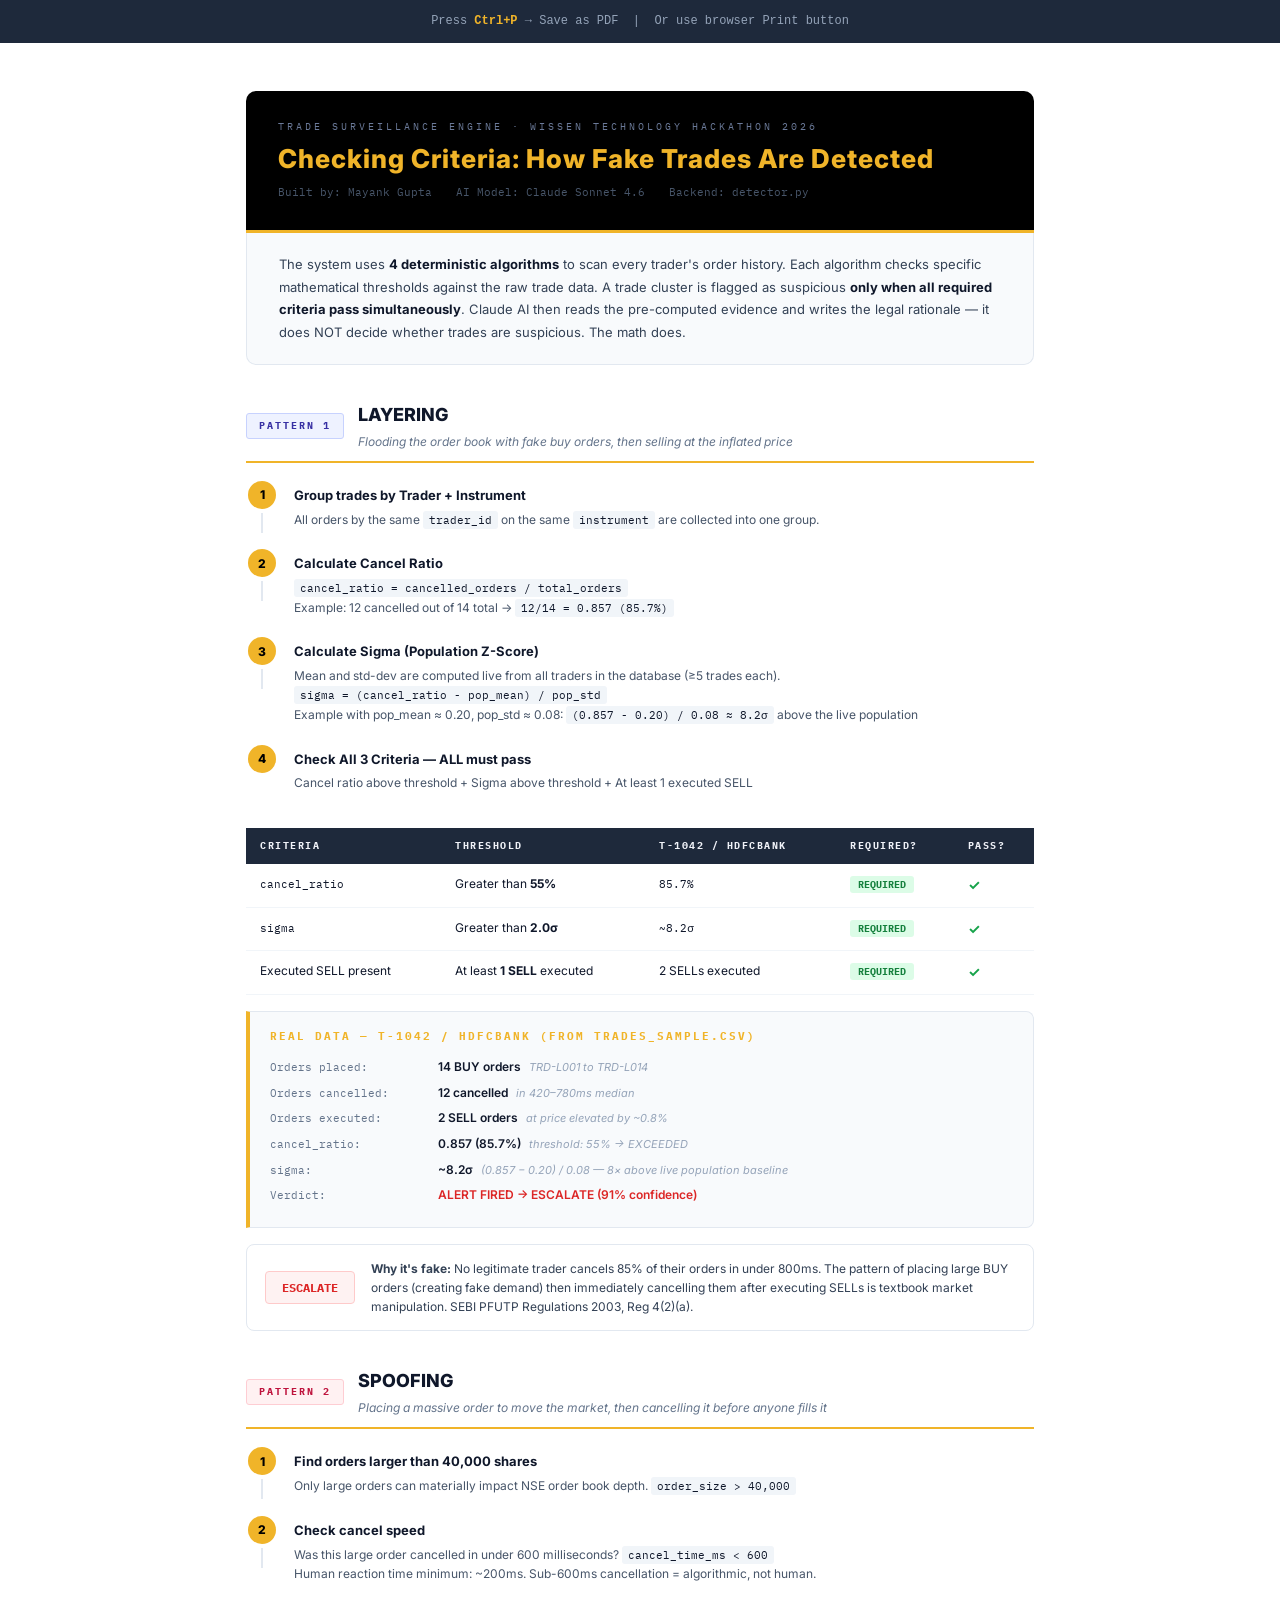
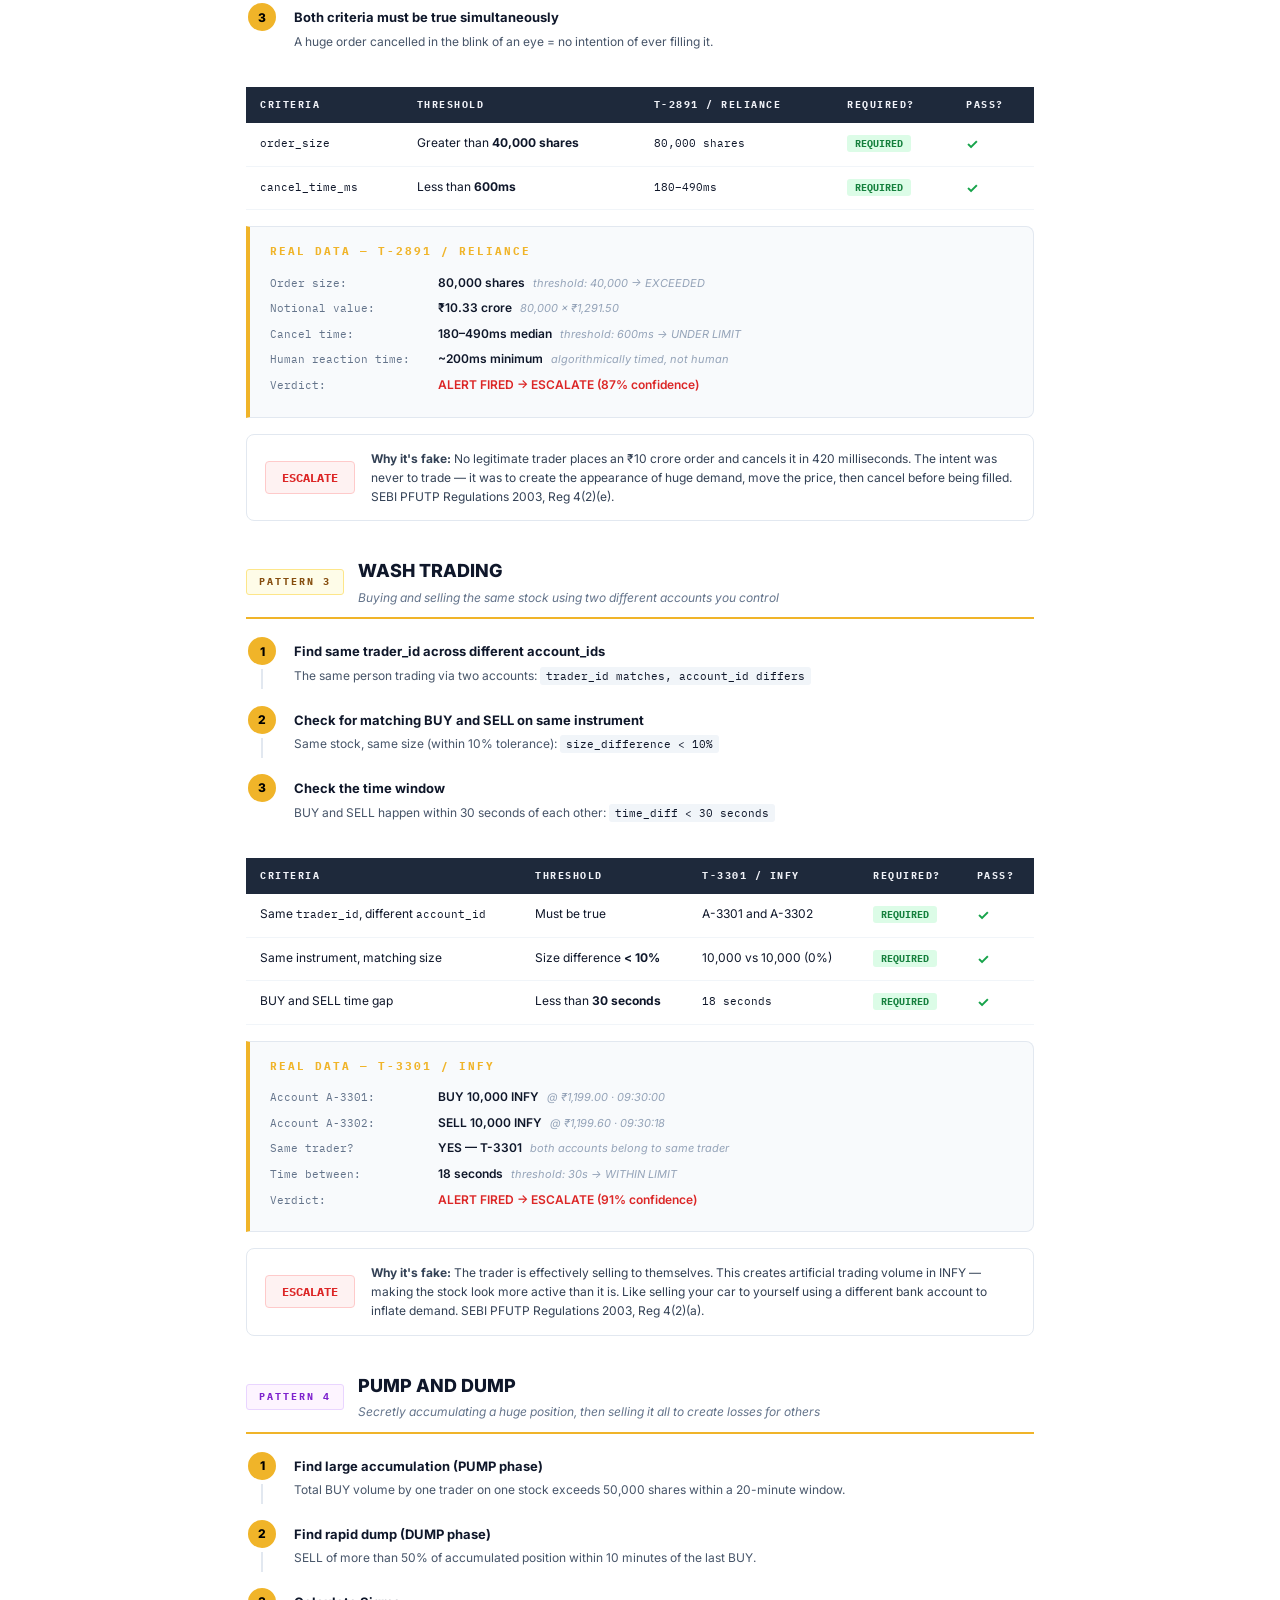
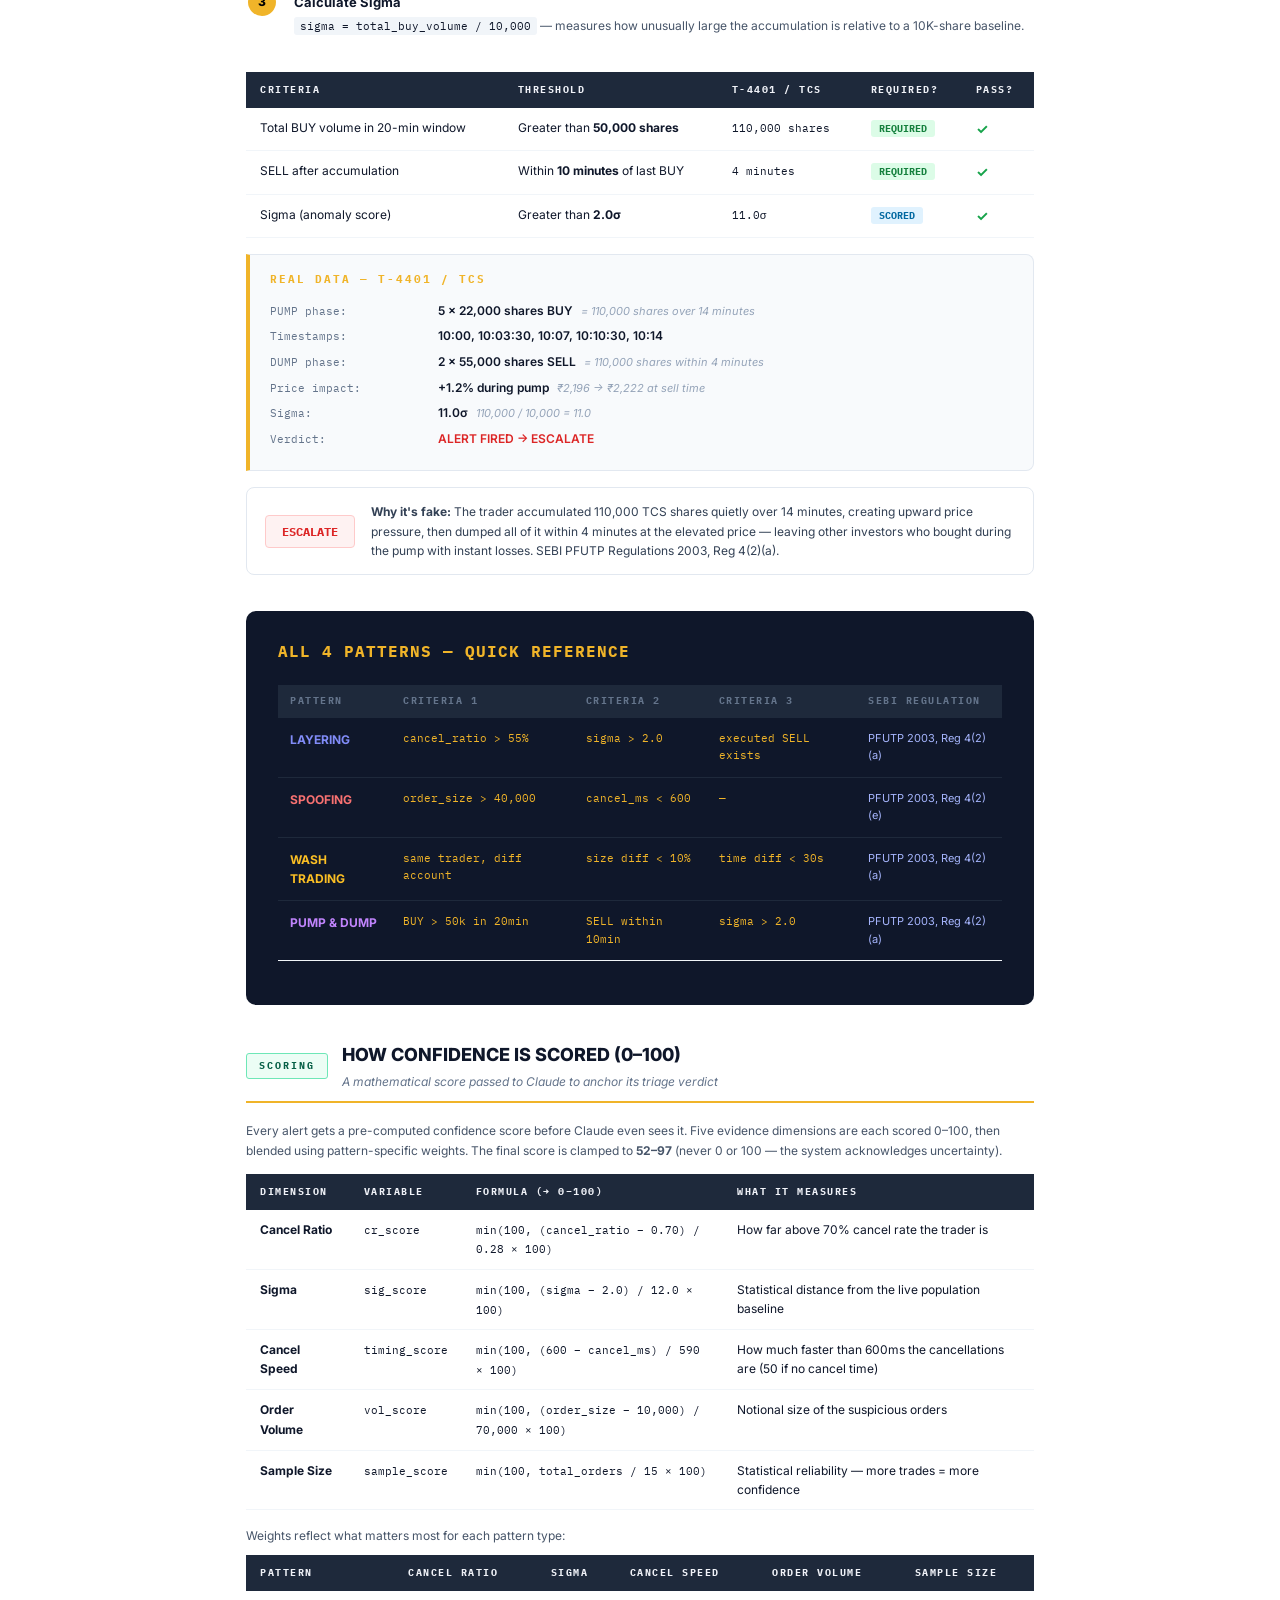
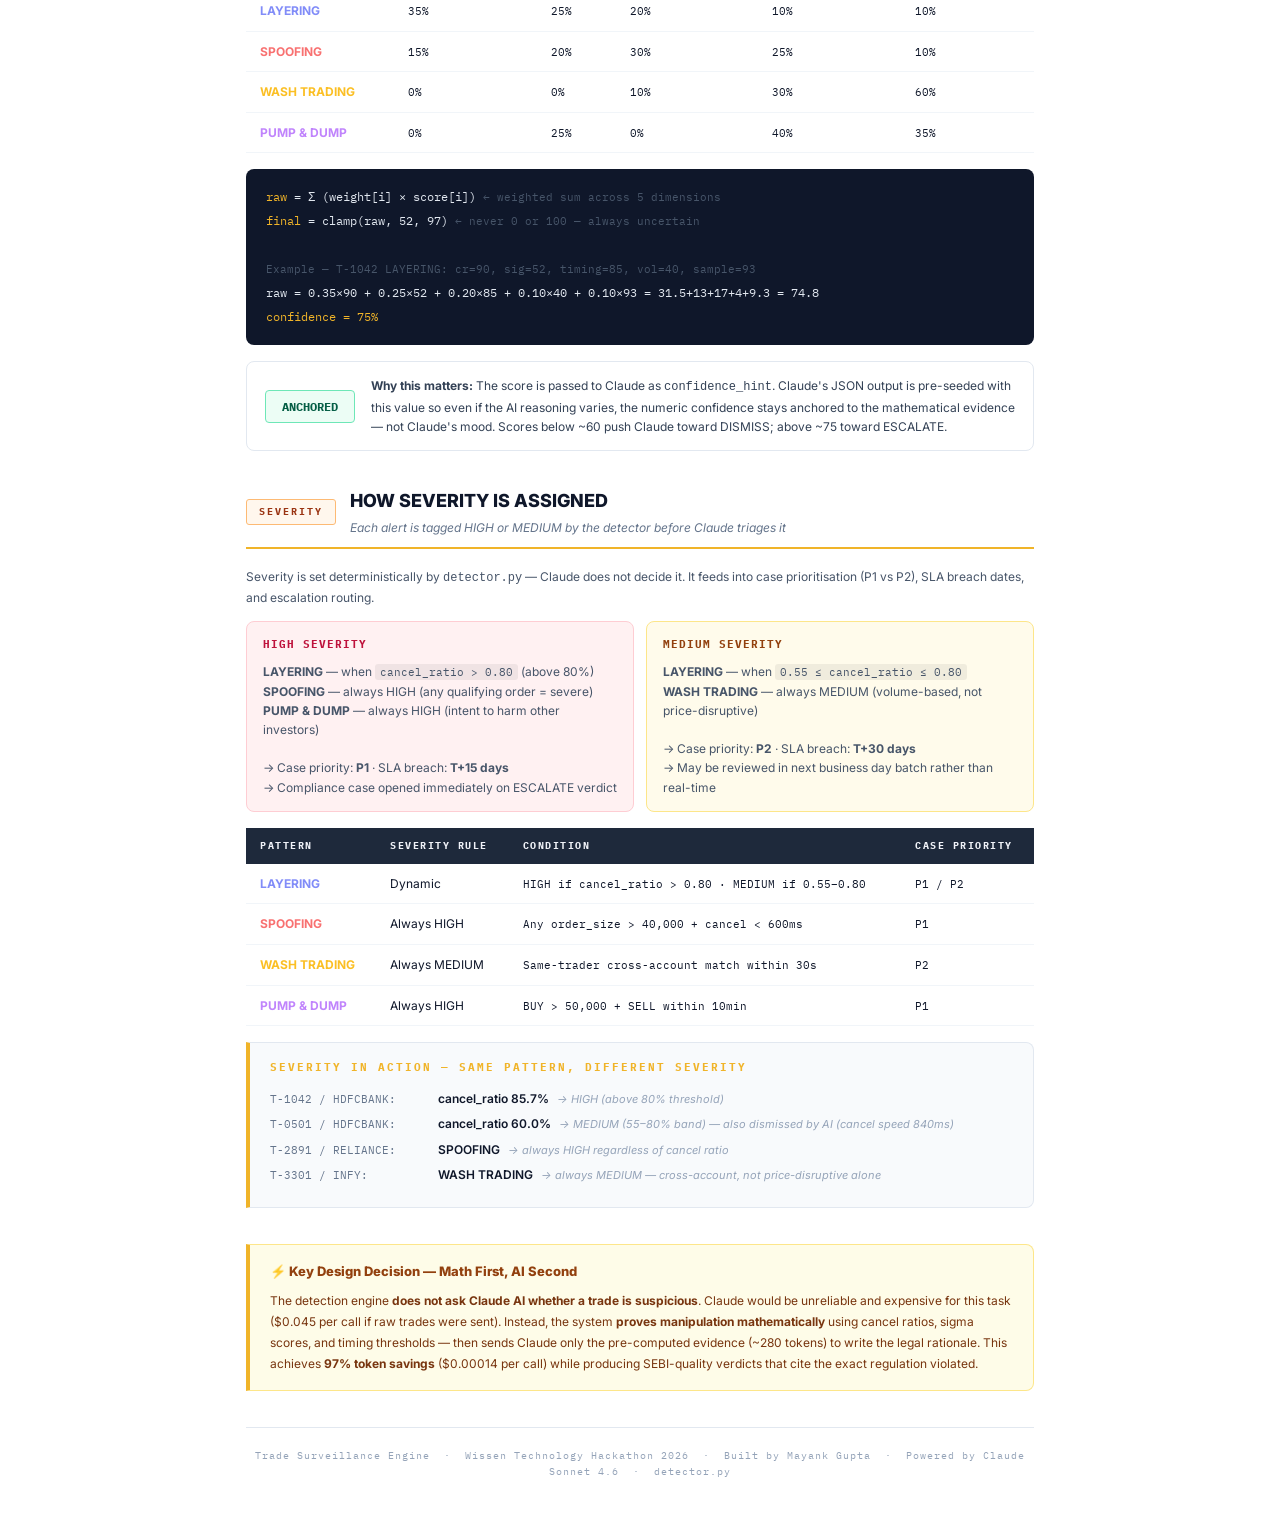
<file: checking criteria of how these trades are fake or not.html>
<!DOCTYPE html>
<html lang="en">
<head>
<meta charset="UTF-8">
<meta name="viewport" content="width=device-width, initial-scale=1.0">
<title>Checking Criteria — How Fake Trades Are Detected</title>
<style>
  @import url('https://fonts.googleapis.com/css2?family=IBM+Plex+Mono:wght@400;700&family=Inter:wght@300;400;600;700;800&display=swap');

  * { margin: 0; padding: 0; box-sizing: border-box; }

  body {
    font-family: 'Inter', sans-serif;
    background: #fff;
    color: #0f172a;
    font-size: 13px;
    line-height: 1.6;
  }

  /* ── PAGE LAYOUT ── */
  .page {
    max-width: 900px;
    margin: 0 auto;
    padding: 48px 56px;
  }

  /* ── HEADER ── */
  .header {
    background: #000;
    border-bottom: 3px solid #f0b429;
    padding: 28px 32px;
    border-radius: 10px 10px 0 0;
    margin-bottom: 0;
  }
  .header-sub {
    font-family: 'IBM Plex Mono', monospace;
    font-size: 10px;
    color: #6b7a99;
    letter-spacing: 3px;
    text-transform: uppercase;
    margin-bottom: 8px;
  }
  .header h1 {
    font-size: 26px;
    font-weight: 800;
    color: #f0b429;
    letter-spacing: 1px;
    line-height: 1.2;
  }
  .header-meta {
    margin-top: 10px;
    font-family: 'IBM Plex Mono', monospace;
    font-size: 11px;
    color: #475569;
    display: flex;
    gap: 24px;
  }

  /* ── INTRO BOX ── */
  .intro {
    background: #f8fafc;
    border: 1px solid #e2e8f0;
    border-top: none;
    border-radius: 0 0 10px 10px;
    padding: 20px 32px;
    margin-bottom: 36px;
    font-size: 13px;
    color: #334155;
    line-height: 1.75;
  }
  .intro strong { color: #0f172a; }

  /* ── SECTION HEADERS ── */
  .section {
    margin-bottom: 36px;
    break-inside: avoid;
  }
  .section-header {
    display: flex;
    align-items: center;
    gap: 14px;
    margin-bottom: 18px;
    padding-bottom: 10px;
    border-bottom: 2px solid #f0b429;
  }
  .pattern-badge {
    font-family: 'IBM Plex Mono', monospace;
    font-size: 10px;
    font-weight: 700;
    letter-spacing: 2px;
    text-transform: uppercase;
    padding: 4px 12px;
    border-radius: 3px;
  }
  .badge-lay { background: #eef2ff; color: #3730a3; border: 1px solid #c7d2fe; }
  .badge-spo { background: #fff1f2; color: #be123c; border: 1px solid #fecdd3; }
  .badge-was { background: #fefce8; color: #854d0e; border: 1px solid #fde68a; }
  .badge-pum { background: #fdf4ff; color: #7e22ce; border: 1px solid #e9d5ff; }

  .section-title {
    font-size: 18px;
    font-weight: 800;
    color: #0f172a;
  }
  .section-desc {
    font-size: 12px;
    color: #64748b;
    margin-top: 2px;
    font-style: italic;
  }

  /* ── DEFINITION BOX ── */
  .definition {
    background: #0f172a;
    border-radius: 8px;
    padding: 16px 20px;
    margin-bottom: 16px;
    font-family: 'IBM Plex Mono', monospace;
    font-size: 12px;
    color: #94a3b8;
    line-height: 1.9;
  }
  .definition .label { color: #f0b429; font-weight: 700; }
  .definition .val   { color: #e2e8f0; }
  .definition .pass  { color: #22c55e; font-weight: 700; }
  .definition .fail  { color: #ef4444; font-weight: 700; }
  .definition .comment { color: #475569; }

  /* ── CRITERIA TABLE ── */
  table {
    width: 100%;
    border-collapse: collapse;
    margin-bottom: 16px;
    font-size: 12px;
  }
  thead tr {
    background: #1e293b;
    color: #f0f2f8;
  }
  thead th {
    padding: 10px 14px;
    text-align: left;
    font-family: 'IBM Plex Mono', monospace;
    font-size: 10px;
    letter-spacing: 1.5px;
    text-transform: uppercase;
    font-weight: 700;
  }
  tbody tr { border-bottom: 1px solid #f1f5f9; }
  tbody tr:hover { background: #f8fafc; }
  tbody td { padding: 10px 14px; vertical-align: top; }
  .check-yes { color: #16a34a; font-weight: 700; font-size: 14px; }
  .check-no  { color: #dc2626; font-weight: 700; font-size: 14px; }
  .mono      { font-family: 'IBM Plex Mono', monospace; font-size: 11px; }
  .tag-req   { background: #dcfce7; color: #15803d; padding: 2px 8px; border-radius: 3px; font-size: 10px; font-weight: 700; font-family: 'IBM Plex Mono', monospace; }
  .tag-opt   { background: #e0f2fe; color: #0369a1; padding: 2px 8px; border-radius: 3px; font-size: 10px; font-weight: 700; font-family: 'IBM Plex Mono', monospace; }

  /* ── REAL EXAMPLE BOX ── */
  .example-box {
    background: #f8fafc;
    border: 1px solid #e2e8f0;
    border-left: 4px solid #f0b429;
    border-radius: 0 8px 8px 0;
    padding: 16px 20px;
    margin-bottom: 16px;
  }
  .example-box h4 {
    font-size: 11px;
    font-family: 'IBM Plex Mono', monospace;
    color: #f0b429;
    letter-spacing: 2px;
    text-transform: uppercase;
    margin-bottom: 12px;
  }
  .example-row {
    display: flex;
    gap: 8px;
    align-items: baseline;
    margin-bottom: 6px;
    font-size: 12px;
  }
  .ex-key   { color: #64748b; min-width: 160px; font-family: 'IBM Plex Mono', monospace; font-size: 11px; }
  .ex-val   { color: #0f172a; font-weight: 600; }
  .ex-note  { color: #94a3b8; font-size: 11px; font-style: italic; }

  /* ── VERDICT BOX ── */
  .verdict-row {
    display: flex;
    align-items: center;
    gap: 16px;
    background: #fff;
    border: 1px solid #e2e8f0;
    border-radius: 8px;
    padding: 14px 18px;
    margin-bottom: 16px;
  }
  .verdict-pill {
    font-family: 'IBM Plex Mono', monospace;
    font-size: 12px;
    font-weight: 700;
    padding: 6px 16px;
    border-radius: 4px;
    white-space: nowrap;
  }
  .pill-escalate { background: #fef2f2; color: #dc2626; border: 1px solid #fecaca; }
  .pill-dismiss  { background: #f0fdf4; color: #16a34a; border: 1px solid #bbf7d0; }
  .verdict-text  { font-size: 12px; color: #334155; line-height: 1.6; }

  /* ── FLOW DIAGRAM ── */
  .flow {
    display: flex;
    flex-direction: column;
    gap: 0;
    margin-bottom: 16px;
  }
  .flow-step {
    display: flex;
    align-items: flex-start;
    gap: 16px;
  }
  .flow-left {
    display: flex;
    flex-direction: column;
    align-items: center;
    min-width: 32px;
  }
  .step-num {
    width: 28px; height: 28px;
    border-radius: 50%;
    background: #f0b429;
    color: #000;
    font-weight: 800;
    font-size: 12px;
    display: flex;
    align-items: center;
    justify-content: center;
    flex-shrink: 0;
  }
  .step-line {
    width: 2px;
    flex: 1;
    background: #e2e8f0;
    min-height: 20px;
    margin: 4px 0;
  }
  .flow-step:last-child .step-line { display: none; }
  .step-content {
    padding: 4px 0 20px;
    flex: 1;
  }
  .step-content h4 { font-size: 13px; font-weight: 700; margin-bottom: 4px; }
  .step-content p  { font-size: 12px; color: #475569; }
  .step-content code {
    font-family: 'IBM Plex Mono', monospace;
    font-size: 11px;
    background: #f1f5f9;
    padding: 2px 6px;
    border-radius: 3px;
    color: #0f172a;
  }

  /* ── SUMMARY TABLE ── */
  .summary-section {
    background: #0f172a;
    border-radius: 10px;
    padding: 28px 32px;
    margin-bottom: 36px;
    break-inside: avoid;
  }
  .summary-section h2 {
    font-size: 16px;
    font-weight: 800;
    color: #f0b429;
    letter-spacing: 1px;
    margin-bottom: 20px;
    font-family: 'IBM Plex Mono', monospace;
    text-transform: uppercase;
  }
  .summary-table { width: 100%; border-collapse: collapse; }
  .summary-table th {
    font-family: 'IBM Plex Mono', monospace;
    font-size: 10px;
    letter-spacing: 1.5px;
    text-transform: uppercase;
    color: #64748b;
    padding: 8px 12px;
    text-align: left;
    border-bottom: 1px solid #1e293b;
  }
  .summary-table td {
    padding: 12px 12px;
    border-bottom: 1px solid #1e293b;
    font-size: 12px;
    color: #e2e8f0;
    vertical-align: top;
  }
  .summary-table tr:last-child td { border-bottom: none; }
  .summary-table .pat { font-weight: 700; }
  .summary-table .gold { color: #f0b429; font-family: 'IBM Plex Mono', monospace; font-size: 11px; }
  .summary-table .sebi { color: #a5b4fc; font-size: 11px; }

  /* ── KEY INSIGHT ── */
  .insight {
    background: #fefce8;
    border: 1px solid #fde68a;
    border-left: 4px solid #f0b429;
    border-radius: 0 8px 8px 0;
    padding: 16px 20px;
    margin-bottom: 36px;
    break-inside: avoid;
  }
  .insight h3 {
    font-size: 13px;
    font-weight: 800;
    color: #92400e;
    margin-bottom: 8px;
  }
  .insight p {
    font-size: 12px;
    color: #78350f;
    line-height: 1.75;
  }

  /* ── FOOTER ── */
  .footer {
    border-top: 1px solid #e2e8f0;
    padding-top: 20px;
    text-align: center;
    font-family: 'IBM Plex Mono', monospace;
    font-size: 10px;
    color: #94a3b8;
    letter-spacing: 1px;
  }

  /* ── CONFIDENCE / SEVERITY SECTIONS ── */
  .badge-conf { background: #ecfdf5; color: #065f46; border: 1px solid #6ee7b7; }
  .badge-sev  { background: #fff7ed; color: #9a3412; border: 1px solid #fdba74; }

  .weight-grid {
    display: grid;
    grid-template-columns: repeat(5, 1fr);
    gap: 8px;
    margin-bottom: 16px;
  }
  .weight-cell {
    background: #f8fafc;
    border: 1px solid #e2e8f0;
    border-radius: 6px;
    padding: 10px 8px;
    text-align: center;
    font-size: 11px;
  }
  .weight-cell .dim  { font-family: 'IBM Plex Mono', monospace; font-size: 10px; color: #64748b; margin-bottom: 4px; }
  .weight-cell .wval { font-size: 16px; font-weight: 800; color: #0f172a; }
  .weight-cell .wpct { font-family: 'IBM Plex Mono', monospace; font-size: 10px; color: #94a3b8; }

  .sev-grid {
    display: grid;
    grid-template-columns: repeat(2, 1fr);
    gap: 12px;
    margin-bottom: 16px;
  }
  .sev-card {
    border-radius: 8px;
    padding: 14px 16px;
    font-size: 12px;
  }
  .sev-card h5 {
    font-family: 'IBM Plex Mono', monospace;
    font-size: 11px;
    font-weight: 700;
    letter-spacing: 1px;
    margin-bottom: 8px;
  }
  .sev-card p  { color: #475569; line-height: 1.6; }
  .sev-card code {
    font-family: 'IBM Plex Mono', monospace;
    font-size: 11px;
    background: rgba(0,0,0,0.06);
    padding: 1px 5px;
    border-radius: 3px;
  }
  .sev-high { background: #fff1f2; border: 1px solid #fecdd3; }
  .sev-high h5 { color: #be123c; }
  .sev-med  { background: #fffbeb; border: 1px solid #fde68a; }
  .sev-med  h5 { color: #92400e; }

  .formula-block {
    background: #0f172a;
    border-radius: 8px;
    padding: 16px 20px;
    margin-bottom: 16px;
    font-family: 'IBM Plex Mono', monospace;
    font-size: 12px;
    color: #94a3b8;
    line-height: 2;
  }
  .formula-block .fl  { color: #f0b429; }
  .formula-block .fv  { color: #e2e8f0; }
  .formula-block .fc  { color: #475569; font-size: 11px; }

  /* ── PRINT ── */
  @media print {
    body { font-size: 12px; }
    .page { padding: 0; max-width: 100%; }
    .no-print { display: none; }
    .section { break-inside: avoid; }
    .summary-section { break-inside: avoid; }
  }
</style>
</head>
<body>

<div class="no-print" style="background:#1e293b;padding:12px 24px;text-align:center;font-family:monospace;font-size:12px;color:#94a3b8">
  Press <strong style="color:#f0b429">Ctrl+P</strong> → Save as PDF &nbsp;|&nbsp; Or use browser Print button
</div>

<div class="page">

  <!-- HEADER -->
  <div class="header">
    <div class="header-sub">Trade Surveillance Engine · Wissen Technology Hackathon 2026</div>
    <h1>Checking Criteria: How Fake Trades Are Detected</h1>
    <div class="header-meta">
      <span>Built by: Mayank Gupta</span>
      <span>AI Model: Claude Sonnet 4.6</span>
      <span>Backend: detector.py</span>
    </div>
  </div>

  <!-- INTRO -->
  <div class="intro">
    The system uses <strong>4 deterministic algorithms</strong> to scan every trader's order history.
    Each algorithm checks specific mathematical thresholds against the raw trade data.
    A trade cluster is flagged as suspicious <strong>only when all required criteria pass simultaneously</strong>.
    Claude AI then reads the pre-computed evidence and writes the legal rationale — it does NOT decide
    whether trades are suspicious. The math does.
  </div>


  <!-- ═══════════════════════════════════════ -->
  <!-- PATTERN 1: LAYERING                    -->
  <!-- ═══════════════════════════════════════ -->
  <div class="section">
    <div class="section-header">
      <span class="pattern-badge badge-lay">Pattern 1</span>
      <div>
        <div class="section-title">LAYERING</div>
        <div class="section-desc">Flooding the order book with fake buy orders, then selling at the inflated price</div>
      </div>
    </div>

    <!-- HOW IT WORKS -->
    <div class="flow">
      <div class="flow-step">
        <div class="flow-left"><div class="step-num">1</div><div class="step-line"></div></div>
        <div class="step-content">
          <h4>Group trades by Trader + Instrument</h4>
          <p>All orders by the same <code>trader_id</code> on the same <code>instrument</code> are collected into one group.</p>
        </div>
      </div>
      <div class="flow-step">
        <div class="flow-left"><div class="step-num">2</div><div class="step-line"></div></div>
        <div class="step-content">
          <h4>Calculate Cancel Ratio</h4>
          <p><code>cancel_ratio = cancelled_orders / total_orders</code><br>
          Example: 12 cancelled out of 14 total → <code>12/14 = 0.857 (85.7%)</code></p>
        </div>
      </div>
      <div class="flow-step">
        <div class="flow-left"><div class="step-num">3</div><div class="step-line"></div></div>
        <div class="step-content">
          <h4>Calculate Sigma (Population Z-Score)</h4>
          <p>Mean and std-dev are computed live from all traders in the database (≥5 trades each).<br>
          <code>sigma = (cancel_ratio - pop_mean) / pop_std</code><br>
          Example with pop_mean ≈ 0.20, pop_std ≈ 0.08: <code>(0.857 - 0.20) / 0.08 ≈ 8.2σ</code> above the live population</p>
        </div>
      </div>
      <div class="flow-step">
        <div class="flow-left"><div class="step-num">4</div><div class="step-line"></div></div>
        <div class="step-content">
          <h4>Check All 3 Criteria — ALL must pass</h4>
          <p>Cancel ratio above threshold + Sigma above threshold + At least 1 executed SELL</p>
        </div>
      </div>
    </div>

    <!-- CRITERIA TABLE -->
    <table>
      <thead>
        <tr>
          <th>Criteria</th>
          <th>Threshold</th>
          <th>T-1042 / HDFCBANK</th>
          <th>Required?</th>
          <th>Pass?</th>
        </tr>
      </thead>
      <tbody>
        <tr>
          <td><span class="mono">cancel_ratio</span></td>
          <td>Greater than <strong>55%</strong></td>
          <td><span class="mono">85.7%</span></td>
          <td><span class="tag-req">REQUIRED</span></td>
          <td><span class="check-yes">✓</span></td>
        </tr>
        <tr>
          <td><span class="mono">sigma</span></td>
          <td>Greater than <strong>2.0σ</strong></td>
          <td><span class="mono">~8.2σ</span></td>
          <td><span class="tag-req">REQUIRED</span></td>
          <td><span class="check-yes">✓</span></td>
        </tr>
        <tr>
          <td>Executed SELL present</td>
          <td>At least <strong>1 SELL</strong> executed</td>
          <td>2 SELLs executed</td>
          <td><span class="tag-req">REQUIRED</span></td>
          <td><span class="check-yes">✓</span></td>
        </tr>
      </tbody>
    </table>

    <!-- REAL EXAMPLE -->
    <div class="example-box">
      <h4>Real Data — T-1042 / HDFCBANK (from trades_sample.csv)</h4>
      <div class="example-row"><span class="ex-key">Orders placed:</span><span class="ex-val">14 BUY orders</span><span class="ex-note">TRD-L001 to TRD-L014</span></div>
      <div class="example-row"><span class="ex-key">Orders cancelled:</span><span class="ex-val">12 cancelled</span><span class="ex-note">in 420–780ms median</span></div>
      <div class="example-row"><span class="ex-key">Orders executed:</span><span class="ex-val">2 SELL orders</span><span class="ex-note">at price elevated by ~0.8%</span></div>
      <div class="example-row"><span class="ex-key">cancel_ratio:</span><span class="ex-val">0.857 (85.7%)</span><span class="ex-note">threshold: 55% → EXCEEDED</span></div>
      <div class="example-row"><span class="ex-key">sigma:</span><span class="ex-val">~8.2σ</span><span class="ex-note">(0.857 − 0.20) / 0.08 — 8× above live population baseline</span></div>
      <div class="example-row"><span class="ex-key">Verdict:</span><span class="ex-val" style="color:#dc2626">ALERT FIRED → ESCALATE (91% confidence)</span></div>
    </div>

    <div class="verdict-row">
      <div class="verdict-pill pill-escalate">ESCALATE</div>
      <div class="verdict-text">
        <strong>Why it's fake:</strong> No legitimate trader cancels 85% of their orders in under 800ms.
        The pattern of placing large BUY orders (creating fake demand) then immediately cancelling them
        after executing SELLs is textbook market manipulation.
        SEBI PFUTP Regulations 2003, Reg 4(2)(a).
      </div>
    </div>
  </div>


  <!-- ═══════════════════════════════════════ -->
  <!-- PATTERN 2: SPOOFING                    -->
  <!-- ═══════════════════════════════════════ -->
  <div class="section">
    <div class="section-header">
      <span class="pattern-badge badge-spo">Pattern 2</span>
      <div>
        <div class="section-title">SPOOFING</div>
        <div class="section-desc">Placing a massive order to move the market, then cancelling it before anyone fills it</div>
      </div>
    </div>

    <div class="flow">
      <div class="flow-step">
        <div class="flow-left"><div class="step-num">1</div><div class="step-line"></div></div>
        <div class="step-content">
          <h4>Find orders larger than 40,000 shares</h4>
          <p>Only large orders can materially impact NSE order book depth. <code>order_size &gt; 40,000</code></p>
        </div>
      </div>
      <div class="flow-step">
        <div class="flow-left"><div class="step-num">2</div><div class="step-line"></div></div>
        <div class="step-content">
          <h4>Check cancel speed</h4>
          <p>Was this large order cancelled in under 600 milliseconds? <code>cancel_time_ms &lt; 600</code><br>
          Human reaction time minimum: ~200ms. Sub-600ms cancellation = algorithmic, not human.</p>
        </div>
      </div>
      <div class="flow-step">
        <div class="flow-left"><div class="step-num">3</div><div class="step-line"></div></div>
        <div class="step-content">
          <h4>Both criteria must be true simultaneously</h4>
          <p>A huge order cancelled in the blink of an eye = no intention of ever filling it.</p>
        </div>
      </div>
    </div>

    <table>
      <thead>
        <tr>
          <th>Criteria</th>
          <th>Threshold</th>
          <th>T-2891 / RELIANCE</th>
          <th>Required?</th>
          <th>Pass?</th>
        </tr>
      </thead>
      <tbody>
        <tr>
          <td><span class="mono">order_size</span></td>
          <td>Greater than <strong>40,000 shares</strong></td>
          <td><span class="mono">80,000 shares</span></td>
          <td><span class="tag-req">REQUIRED</span></td>
          <td><span class="check-yes">✓</span></td>
        </tr>
        <tr>
          <td><span class="mono">cancel_time_ms</span></td>
          <td>Less than <strong>600ms</strong></td>
          <td><span class="mono">180–490ms</span></td>
          <td><span class="tag-req">REQUIRED</span></td>
          <td><span class="check-yes">✓</span></td>
        </tr>
      </tbody>
    </table>

    <div class="example-box">
      <h4>Real Data — T-2891 / RELIANCE</h4>
      <div class="example-row"><span class="ex-key">Order size:</span><span class="ex-val">80,000 shares</span><span class="ex-note">threshold: 40,000 → EXCEEDED</span></div>
      <div class="example-row"><span class="ex-key">Notional value:</span><span class="ex-val">₹10.33 crore</span><span class="ex-note">80,000 × ₹1,291.50</span></div>
      <div class="example-row"><span class="ex-key">Cancel time:</span><span class="ex-val">180–490ms median</span><span class="ex-note">threshold: 600ms → UNDER LIMIT</span></div>
      <div class="example-row"><span class="ex-key">Human reaction time:</span><span class="ex-val">~200ms minimum</span><span class="ex-note">algorithmically timed, not human</span></div>
      <div class="example-row"><span class="ex-key">Verdict:</span><span class="ex-val" style="color:#dc2626">ALERT FIRED → ESCALATE (87% confidence)</span></div>
    </div>

    <div class="verdict-row">
      <div class="verdict-pill pill-escalate">ESCALATE</div>
      <div class="verdict-text">
        <strong>Why it's fake:</strong> No legitimate trader places an ₹10 crore order and cancels it in
        420 milliseconds. The intent was never to trade — it was to create the appearance of huge demand,
        move the price, then cancel before being filled.
        SEBI PFUTP Regulations 2003, Reg 4(2)(e).
      </div>
    </div>
  </div>


  <!-- ═══════════════════════════════════════ -->
  <!-- PATTERN 3: WASH TRADING                -->
  <!-- ═══════════════════════════════════════ -->
  <div class="section">
    <div class="section-header">
      <span class="pattern-badge badge-was">Pattern 3</span>
      <div>
        <div class="section-title">WASH TRADING</div>
        <div class="section-desc">Buying and selling the same stock using two different accounts you control</div>
      </div>
    </div>

    <div class="flow">
      <div class="flow-step">
        <div class="flow-left"><div class="step-num">1</div><div class="step-line"></div></div>
        <div class="step-content">
          <h4>Find same trader_id across different account_ids</h4>
          <p>The same person trading via two accounts: <code>trader_id matches, account_id differs</code></p>
        </div>
      </div>
      <div class="flow-step">
        <div class="flow-left"><div class="step-num">2</div><div class="step-line"></div></div>
        <div class="step-content">
          <h4>Check for matching BUY and SELL on same instrument</h4>
          <p>Same stock, same size (within 10% tolerance): <code>size_difference &lt; 10%</code></p>
        </div>
      </div>
      <div class="flow-step">
        <div class="flow-left"><div class="step-num">3</div><div class="step-line"></div></div>
        <div class="step-content">
          <h4>Check the time window</h4>
          <p>BUY and SELL happen within 30 seconds of each other: <code>time_diff &lt; 30 seconds</code></p>
        </div>
      </div>
    </div>

    <table>
      <thead>
        <tr>
          <th>Criteria</th>
          <th>Threshold</th>
          <th>T-3301 / INFY</th>
          <th>Required?</th>
          <th>Pass?</th>
        </tr>
      </thead>
      <tbody>
        <tr>
          <td>Same <span class="mono">trader_id</span>, different <span class="mono">account_id</span></td>
          <td>Must be true</td>
          <td>A-3301 and A-3302</td>
          <td><span class="tag-req">REQUIRED</span></td>
          <td><span class="check-yes">✓</span></td>
        </tr>
        <tr>
          <td>Same instrument, matching size</td>
          <td>Size difference <strong>&lt; 10%</strong></td>
          <td>10,000 vs 10,000 (0%)</td>
          <td><span class="tag-req">REQUIRED</span></td>
          <td><span class="check-yes">✓</span></td>
        </tr>
        <tr>
          <td>BUY and SELL time gap</td>
          <td>Less than <strong>30 seconds</strong></td>
          <td><span class="mono">18 seconds</span></td>
          <td><span class="tag-req">REQUIRED</span></td>
          <td><span class="check-yes">✓</span></td>
        </tr>
      </tbody>
    </table>

    <div class="example-box">
      <h4>Real Data — T-3301 / INFY</h4>
      <div class="example-row"><span class="ex-key">Account A-3301:</span><span class="ex-val">BUY 10,000 INFY</span><span class="ex-note">@ ₹1,199.00 · 09:30:00</span></div>
      <div class="example-row"><span class="ex-key">Account A-3302:</span><span class="ex-val">SELL 10,000 INFY</span><span class="ex-note">@ ₹1,199.60 · 09:30:18</span></div>
      <div class="example-row"><span class="ex-key">Same trader?</span><span class="ex-val">YES — T-3301</span><span class="ex-note">both accounts belong to same trader</span></div>
      <div class="example-row"><span class="ex-key">Time between:</span><span class="ex-val">18 seconds</span><span class="ex-note">threshold: 30s → WITHIN LIMIT</span></div>
      <div class="example-row"><span class="ex-key">Verdict:</span><span class="ex-val" style="color:#dc2626">ALERT FIRED → ESCALATE (91% confidence)</span></div>
    </div>

    <div class="verdict-row">
      <div class="verdict-pill pill-escalate">ESCALATE</div>
      <div class="verdict-text">
        <strong>Why it's fake:</strong> The trader is effectively selling to themselves.
        This creates artificial trading volume in INFY — making the stock look more active than it is.
        Like selling your car to yourself using a different bank account to inflate demand.
        SEBI PFUTP Regulations 2003, Reg 4(2)(a).
      </div>
    </div>
  </div>


  <!-- ═══════════════════════════════════════ -->
  <!-- PATTERN 4: PUMP AND DUMP               -->
  <!-- ═══════════════════════════════════════ -->
  <div class="section">
    <div class="section-header">
      <span class="pattern-badge badge-pum">Pattern 4</span>
      <div>
        <div class="section-title">PUMP AND DUMP</div>
        <div class="section-desc">Secretly accumulating a huge position, then selling it all to create losses for others</div>
      </div>
    </div>

    <div class="flow">
      <div class="flow-step">
        <div class="flow-left"><div class="step-num">1</div><div class="step-line"></div></div>
        <div class="step-content">
          <h4>Find large accumulation (PUMP phase)</h4>
          <p>Total BUY volume by one trader on one stock exceeds 50,000 shares within a 20-minute window.</p>
        </div>
      </div>
      <div class="flow-step">
        <div class="flow-left"><div class="step-num">2</div><div class="step-line"></div></div>
        <div class="step-content">
          <h4>Find rapid dump (DUMP phase)</h4>
          <p>SELL of more than 50% of accumulated position within 10 minutes of the last BUY.</p>
        </div>
      </div>
      <div class="flow-step">
        <div class="flow-left"><div class="step-num">3</div><div class="step-line"></div></div>
        <div class="step-content">
          <h4>Calculate Sigma</h4>
          <p><code>sigma = total_buy_volume / 10,000</code> — measures how unusually large the accumulation is relative to a 10K-share baseline.</p>
        </div>
      </div>
    </div>

    <table>
      <thead>
        <tr>
          <th>Criteria</th>
          <th>Threshold</th>
          <th>T-4401 / TCS</th>
          <th>Required?</th>
          <th>Pass?</th>
        </tr>
      </thead>
      <tbody>
        <tr>
          <td>Total BUY volume in 20-min window</td>
          <td>Greater than <strong>50,000 shares</strong></td>
          <td><span class="mono">110,000 shares</span></td>
          <td><span class="tag-req">REQUIRED</span></td>
          <td><span class="check-yes">✓</span></td>
        </tr>
        <tr>
          <td>SELL after accumulation</td>
          <td>Within <strong>10 minutes</strong> of last BUY</td>
          <td><span class="mono">4 minutes</span></td>
          <td><span class="tag-req">REQUIRED</span></td>
          <td><span class="check-yes">✓</span></td>
        </tr>
        <tr>
          <td>Sigma (anomaly score)</td>
          <td>Greater than <strong>2.0σ</strong></td>
          <td><span class="mono">11.0σ</span></td>
          <td><span class="tag-opt">SCORED</span></td>
          <td><span class="check-yes">✓</span></td>
        </tr>
      </tbody>
    </table>

    <div class="example-box">
      <h4>Real Data — T-4401 / TCS</h4>
      <div class="example-row"><span class="ex-key">PUMP phase:</span><span class="ex-val">5 × 22,000 shares BUY</span><span class="ex-note">= 110,000 shares over 14 minutes</span></div>
      <div class="example-row"><span class="ex-key">Timestamps:</span><span class="ex-val">10:00, 10:03:30, 10:07, 10:10:30, 10:14</span></div>
      <div class="example-row"><span class="ex-key">DUMP phase:</span><span class="ex-val">2 × 55,000 shares SELL</span><span class="ex-note">= 110,000 shares within 4 minutes</span></div>
      <div class="example-row"><span class="ex-key">Price impact:</span><span class="ex-val">+1.2% during pump</span><span class="ex-note">₹2,196 → ₹2,222 at sell time</span></div>
      <div class="example-row"><span class="ex-key">Sigma:</span><span class="ex-val">11.0σ</span><span class="ex-note">110,000 / 10,000 = 11.0</span></div>
      <div class="example-row"><span class="ex-key">Verdict:</span><span class="ex-val" style="color:#dc2626">ALERT FIRED → ESCALATE</span></div>
    </div>

    <div class="verdict-row">
      <div class="verdict-pill pill-escalate">ESCALATE</div>
      <div class="verdict-text">
        <strong>Why it's fake:</strong> The trader accumulated 110,000 TCS shares quietly over 14 minutes,
        creating upward price pressure, then dumped all of it within 4 minutes at the elevated price —
        leaving other investors who bought during the pump with instant losses.
        SEBI PFUTP Regulations 2003, Reg 4(2)(a).
      </div>
    </div>
  </div>


  <!-- ═══════════════════════════════════════ -->
  <!-- SUMMARY TABLE                          -->
  <!-- ═══════════════════════════════════════ -->
  <div class="summary-section">
    <h2>All 4 Patterns — Quick Reference</h2>
    <table class="summary-table">
      <thead>
        <tr>
          <th>Pattern</th>
          <th>Criteria 1</th>
          <th>Criteria 2</th>
          <th>Criteria 3</th>
          <th>SEBI Regulation</th>
        </tr>
      </thead>
      <tbody>
        <tr>
          <td class="pat" style="color:#818cf8">LAYERING</td>
          <td class="gold">cancel_ratio &gt; 55%</td>
          <td class="gold">sigma &gt; 2.0</td>
          <td class="gold">executed SELL exists</td>
          <td class="sebi">PFUTP 2003, Reg 4(2)(a)</td>
        </tr>
        <tr>
          <td class="pat" style="color:#f87171">SPOOFING</td>
          <td class="gold">order_size &gt; 40,000</td>
          <td class="gold">cancel_ms &lt; 600</td>
          <td class="gold">—</td>
          <td class="sebi">PFUTP 2003, Reg 4(2)(e)</td>
        </tr>
        <tr>
          <td class="pat" style="color:#fbbf24">WASH TRADING</td>
          <td class="gold">same trader, diff account</td>
          <td class="gold">size diff &lt; 10%</td>
          <td class="gold">time diff &lt; 30s</td>
          <td class="sebi">PFUTP 2003, Reg 4(2)(a)</td>
        </tr>
        <tr>
          <td class="pat" style="color:#c084fc">PUMP &amp; DUMP</td>
          <td class="gold">BUY &gt; 50k in 20min</td>
          <td class="gold">SELL within 10min</td>
          <td class="gold">sigma &gt; 2.0</td>
          <td class="sebi">PFUTP 2003, Reg 4(2)(a)</td>
        </tr>
      </tbody>
    </table>
  </div>


  <!-- ═══════════════════════════════════════ -->
  <!-- CONFIDENCE SCORE                       -->
  <!-- ═══════════════════════════════════════ -->
  <div class="section">
    <div class="section-header">
      <span class="pattern-badge badge-conf">Scoring</span>
      <div>
        <div class="section-title">HOW CONFIDENCE IS SCORED (0–100)</div>
        <div class="section-desc">A mathematical score passed to Claude to anchor its triage verdict</div>
      </div>
    </div>

    <!-- 5 DIMENSIONS -->
    <p style="font-size:12px;color:#475569;margin-bottom:14px">
      Every alert gets a pre-computed confidence score before Claude even sees it.
      Five evidence dimensions are each scored 0–100, then blended using pattern-specific weights.
      The final score is clamped to <strong>52–97</strong> (never 0 or 100 — the system acknowledges uncertainty).
    </p>

    <table>
      <thead>
        <tr>
          <th>Dimension</th>
          <th>Variable</th>
          <th>Formula (→ 0–100)</th>
          <th>What it measures</th>
        </tr>
      </thead>
      <tbody>
        <tr>
          <td><strong>Cancel Ratio</strong></td>
          <td><span class="mono">cr_score</span></td>
          <td><span class="mono">min(100, (cancel_ratio − 0.70) / 0.28 × 100)</span></td>
          <td>How far above 70% cancel rate the trader is</td>
        </tr>
        <tr>
          <td><strong>Sigma</strong></td>
          <td><span class="mono">sig_score</span></td>
          <td><span class="mono">min(100, (sigma − 2.0) / 12.0 × 100)</span></td>
          <td>Statistical distance from the live population baseline</td>
        </tr>
        <tr>
          <td><strong>Cancel Speed</strong></td>
          <td><span class="mono">timing_score</span></td>
          <td><span class="mono">min(100, (600 − cancel_ms) / 590 × 100)</span></td>
          <td>How much faster than 600ms the cancellations are (50 if no cancel time)</td>
        </tr>
        <tr>
          <td><strong>Order Volume</strong></td>
          <td><span class="mono">vol_score</span></td>
          <td><span class="mono">min(100, (order_size − 10,000) / 70,000 × 100)</span></td>
          <td>Notional size of the suspicious orders</td>
        </tr>
        <tr>
          <td><strong>Sample Size</strong></td>
          <td><span class="mono">sample_score</span></td>
          <td><span class="mono">min(100, total_orders / 15 × 100)</span></td>
          <td>Statistical reliability — more trades = more confidence</td>
        </tr>
      </tbody>
    </table>

    <!-- WEIGHT TABLE -->
    <p style="font-size:12px;color:#475569;margin-bottom:10px">
      Weights reflect what matters most for each pattern type:
    </p>
    <table>
      <thead>
        <tr>
          <th>Pattern</th>
          <th>Cancel Ratio</th>
          <th>Sigma</th>
          <th>Cancel Speed</th>
          <th>Order Volume</th>
          <th>Sample Size</th>
        </tr>
      </thead>
      <tbody>
        <tr>
          <td style="color:#818cf8;font-weight:700">LAYERING</td>
          <td><span class="mono">35%</span></td>
          <td><span class="mono">25%</span></td>
          <td><span class="mono">20%</span></td>
          <td><span class="mono">10%</span></td>
          <td><span class="mono">10%</span></td>
        </tr>
        <tr>
          <td style="color:#f87171;font-weight:700">SPOOFING</td>
          <td><span class="mono">15%</span></td>
          <td><span class="mono">20%</span></td>
          <td><span class="mono">30%</span></td>
          <td><span class="mono">25%</span></td>
          <td><span class="mono">10%</span></td>
        </tr>
        <tr>
          <td style="color:#fbbf24;font-weight:700">WASH TRADING</td>
          <td><span class="mono">0%</span></td>
          <td><span class="mono">0%</span></td>
          <td><span class="mono">10%</span></td>
          <td><span class="mono">30%</span></td>
          <td><span class="mono">60%</span></td>
        </tr>
        <tr>
          <td style="color:#c084fc;font-weight:700">PUMP &amp; DUMP</td>
          <td><span class="mono">0%</span></td>
          <td><span class="mono">25%</span></td>
          <td><span class="mono">0%</span></td>
          <td><span class="mono">40%</span></td>
          <td><span class="mono">35%</span></td>
        </tr>
      </tbody>
    </table>

    <!-- FINAL FORMULA -->
    <div class="formula-block">
      <span class="fl">raw   </span><span class="fv">= Σ (weight[i] × score[i])   <span class="fc">← weighted sum across 5 dimensions</span></span><br>
      <span class="fl">final </span><span class="fv">= clamp(raw, 52, 97)          <span class="fc">← never 0 or 100 — always uncertain</span></span><br>
      <br>
      <span class="fc">Example — T-1042 LAYERING:  cr=90, sig=52, timing=85, vol=40, sample=93</span><br>
      <span class="fv">raw = 0.35×90 + 0.25×52 + 0.20×85 + 0.10×40 + 0.10×93 = 31.5+13+17+4+9.3 = 74.8</span><br>
      <span class="fl">confidence = 75%</span>
    </div>

    <div class="verdict-row">
      <div class="verdict-pill" style="background:#ecfdf5;color:#065f46;border:1px solid #6ee7b7">ANCHORED</div>
      <div class="verdict-text">
        <strong>Why this matters:</strong> The score is passed to Claude as <code>confidence_hint</code>.
        Claude's JSON output is pre-seeded with this value so even if the AI reasoning varies,
        the numeric confidence stays anchored to the mathematical evidence — not Claude's mood.
        Scores below ~60 push Claude toward DISMISS; above ~75 toward ESCALATE.
      </div>
    </div>
  </div>


  <!-- ═══════════════════════════════════════ -->
  <!-- SEVERITY ASSIGNMENT                    -->
  <!-- ═══════════════════════════════════════ -->
  <div class="section">
    <div class="section-header">
      <span class="pattern-badge badge-sev">Severity</span>
      <div>
        <div class="section-title">HOW SEVERITY IS ASSIGNED</div>
        <div class="section-desc">Each alert is tagged HIGH or MEDIUM by the detector before Claude triages it</div>
      </div>
    </div>

    <p style="font-size:12px;color:#475569;margin-bottom:14px">
      Severity is set deterministically by <code>detector.py</code> — Claude does not decide it.
      It feeds into case prioritisation (P1 vs P2), SLA breach dates, and escalation routing.
    </p>

    <div class="sev-grid">
      <div class="sev-card sev-high">
        <h5>HIGH SEVERITY</h5>
        <p>
          <strong>LAYERING</strong> — when <code>cancel_ratio &gt; 0.80</code> (above 80%)<br>
          <strong>SPOOFING</strong> — always HIGH (any qualifying order = severe)<br>
          <strong>PUMP &amp; DUMP</strong> — always HIGH (intent to harm other investors)<br><br>
          → Case priority: <strong>P1</strong> · SLA breach: <strong>T+15 days</strong><br>
          → Compliance case opened immediately on ESCALATE verdict
        </p>
      </div>
      <div class="sev-card sev-med">
        <h5>MEDIUM SEVERITY</h5>
        <p>
          <strong>LAYERING</strong> — when <code>0.55 ≤ cancel_ratio ≤ 0.80</code><br>
          <strong>WASH TRADING</strong> — always MEDIUM (volume-based, not price-disruptive)<br><br>
          → Case priority: <strong>P2</strong> · SLA breach: <strong>T+30 days</strong><br>
          → May be reviewed in next business day batch rather than real-time
        </p>
      </div>
    </div>

    <table>
      <thead>
        <tr>
          <th>Pattern</th>
          <th>Severity Rule</th>
          <th>Condition</th>
          <th>Case Priority</th>
        </tr>
      </thead>
      <tbody>
        <tr>
          <td style="color:#818cf8;font-weight:700">LAYERING</td>
          <td>Dynamic</td>
          <td><span class="mono">HIGH if cancel_ratio &gt; 0.80 · MEDIUM if 0.55–0.80</span></td>
          <td><span class="mono">P1 / P2</span></td>
        </tr>
        <tr>
          <td style="color:#f87171;font-weight:700">SPOOFING</td>
          <td>Always HIGH</td>
          <td><span class="mono">Any order_size &gt; 40,000 + cancel &lt; 600ms</span></td>
          <td><span class="mono">P1</span></td>
        </tr>
        <tr>
          <td style="color:#fbbf24;font-weight:700">WASH TRADING</td>
          <td>Always MEDIUM</td>
          <td><span class="mono">Same-trader cross-account match within 30s</span></td>
          <td><span class="mono">P2</span></td>
        </tr>
        <tr>
          <td style="color:#c084fc;font-weight:700">PUMP &amp; DUMP</td>
          <td>Always HIGH</td>
          <td><span class="mono">BUY &gt; 50,000 + SELL within 10min</span></td>
          <td><span class="mono">P1</span></td>
        </tr>
      </tbody>
    </table>

    <div class="example-box">
      <h4>Severity in action — same pattern, different severity</h4>
      <div class="example-row"><span class="ex-key">T-1042 / HDFCBANK:</span><span class="ex-val">cancel_ratio 85.7%</span><span class="ex-note">→ HIGH (above 80% threshold)</span></div>
      <div class="example-row"><span class="ex-key">T-0501 / HDFCBANK:</span><span class="ex-val">cancel_ratio 60.0%</span><span class="ex-note">→ MEDIUM (55–80% band) — also dismissed by AI (cancel speed 840ms)</span></div>
      <div class="example-row"><span class="ex-key">T-2891 / RELIANCE:</span><span class="ex-val">SPOOFING</span><span class="ex-note">→ always HIGH regardless of cancel ratio</span></div>
      <div class="example-row"><span class="ex-key">T-3301 / INFY:</span><span class="ex-val">WASH TRADING</span><span class="ex-note">→ always MEDIUM — cross-account, not price-disruptive alone</span></div>
    </div>
  </div>


  <!-- ═══════════════════════════════════════ -->
  <!-- KEY INSIGHT                            -->
  <!-- ═══════════════════════════════════════ -->
  <div class="insight">
    <h3>⚡ Key Design Decision — Math First, AI Second</h3>
    <p>
      The detection engine <strong>does not ask Claude AI whether a trade is suspicious</strong>.
      Claude would be unreliable and expensive for this task ($0.045 per call if raw trades were sent).
      Instead, the system <strong>proves manipulation mathematically</strong> using cancel ratios, sigma scores,
      and timing thresholds — then sends Claude only the pre-computed evidence (~280 tokens) to write
      the legal rationale. This achieves <strong>97% token savings</strong> ($0.00014 per call)
      while producing SEBI-quality verdicts that cite the exact regulation violated.
    </p>
  </div>


  <!-- FOOTER -->
  <div class="footer">
    Trade Surveillance Engine &nbsp;·&nbsp; Wissen Technology Hackathon 2026
    &nbsp;·&nbsp; Built by Mayank Gupta &nbsp;·&nbsp; Powered by Claude Sonnet 4.6
    &nbsp;·&nbsp; detector.py
  </div>

</div>
</body>
</html>
</file>
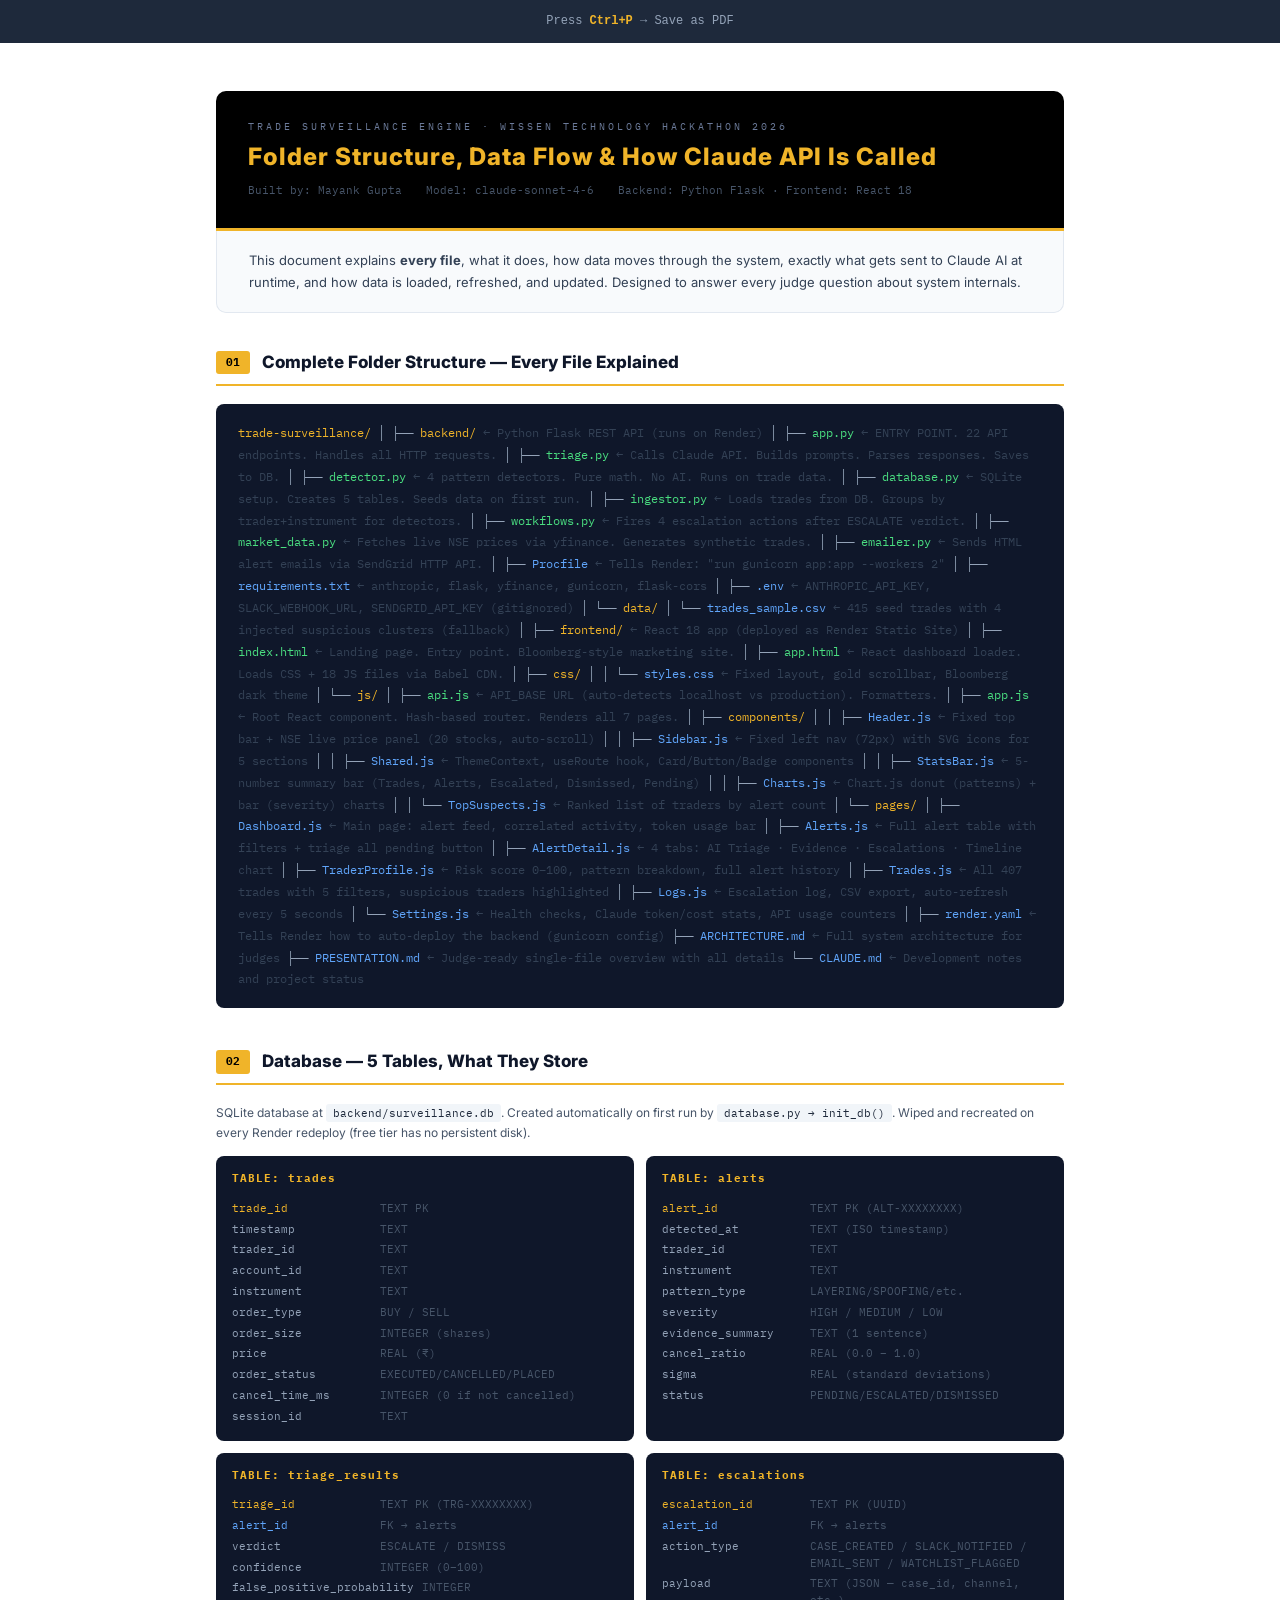
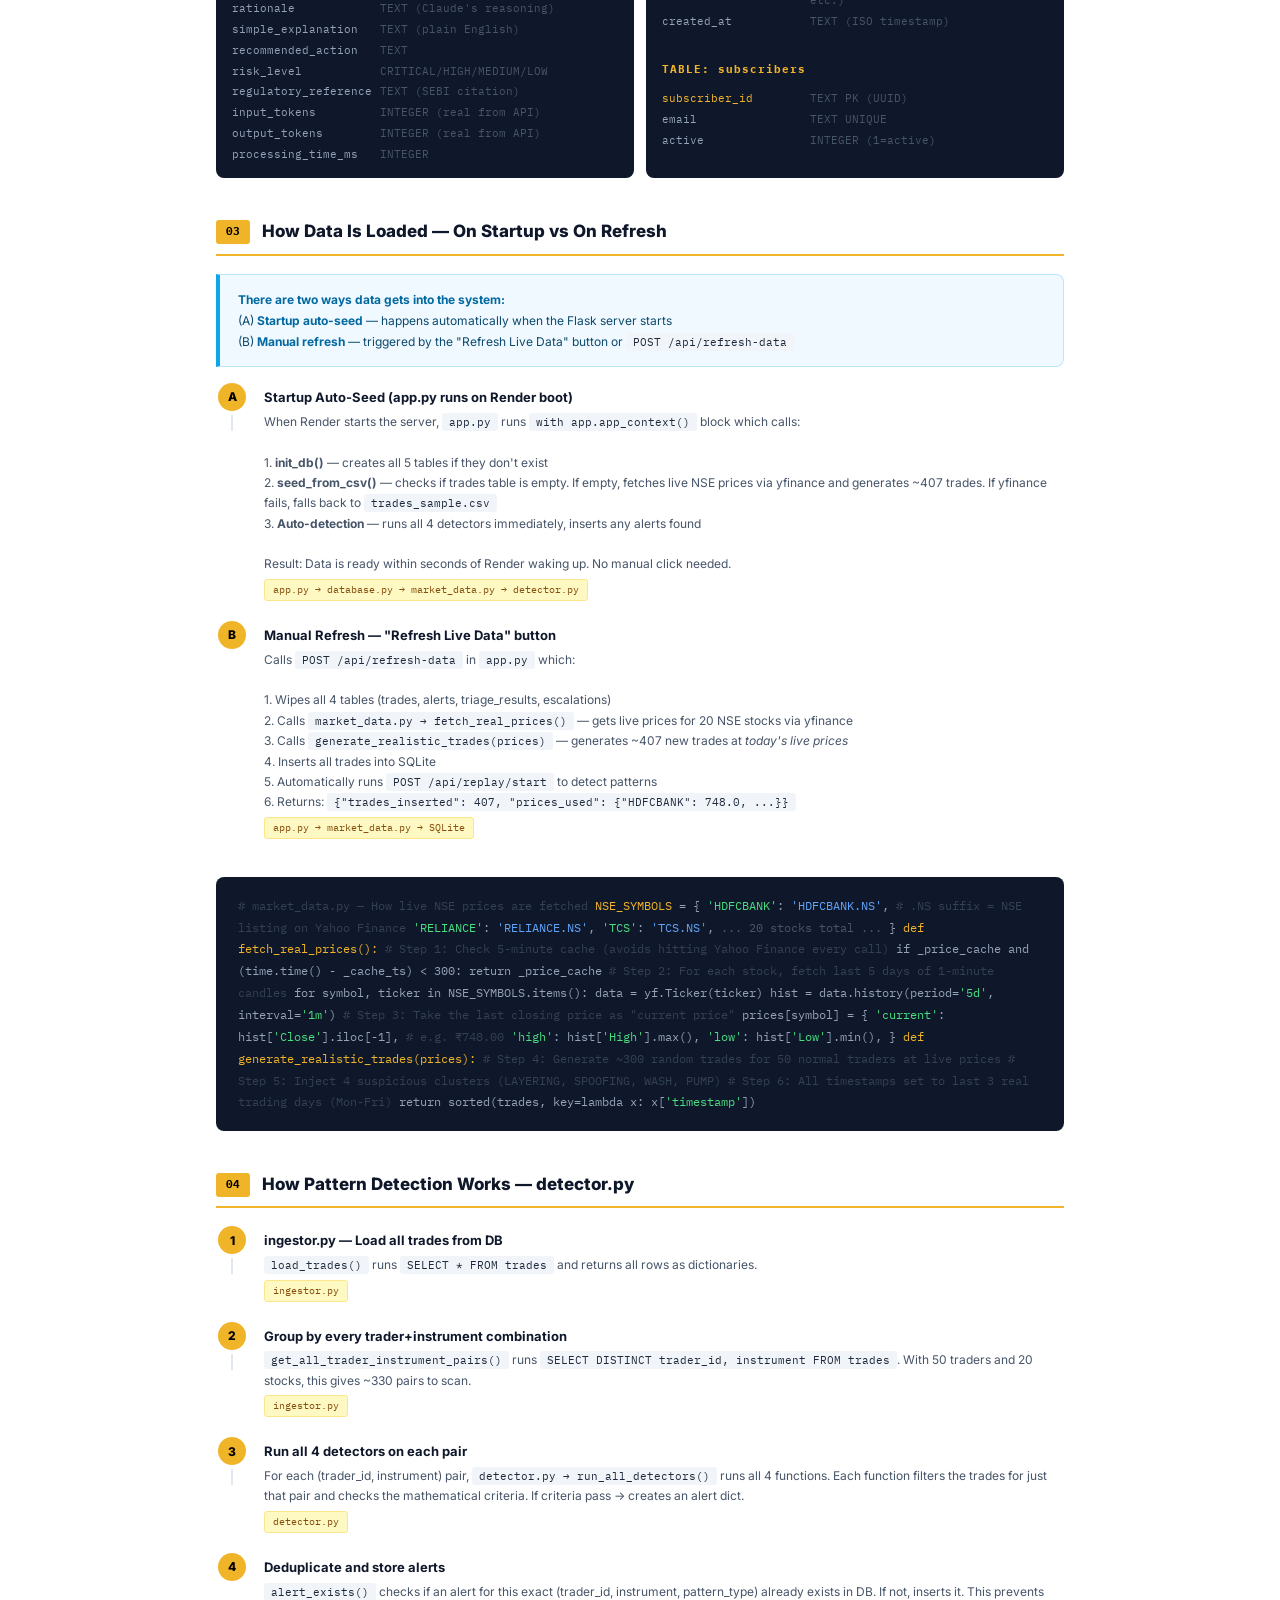
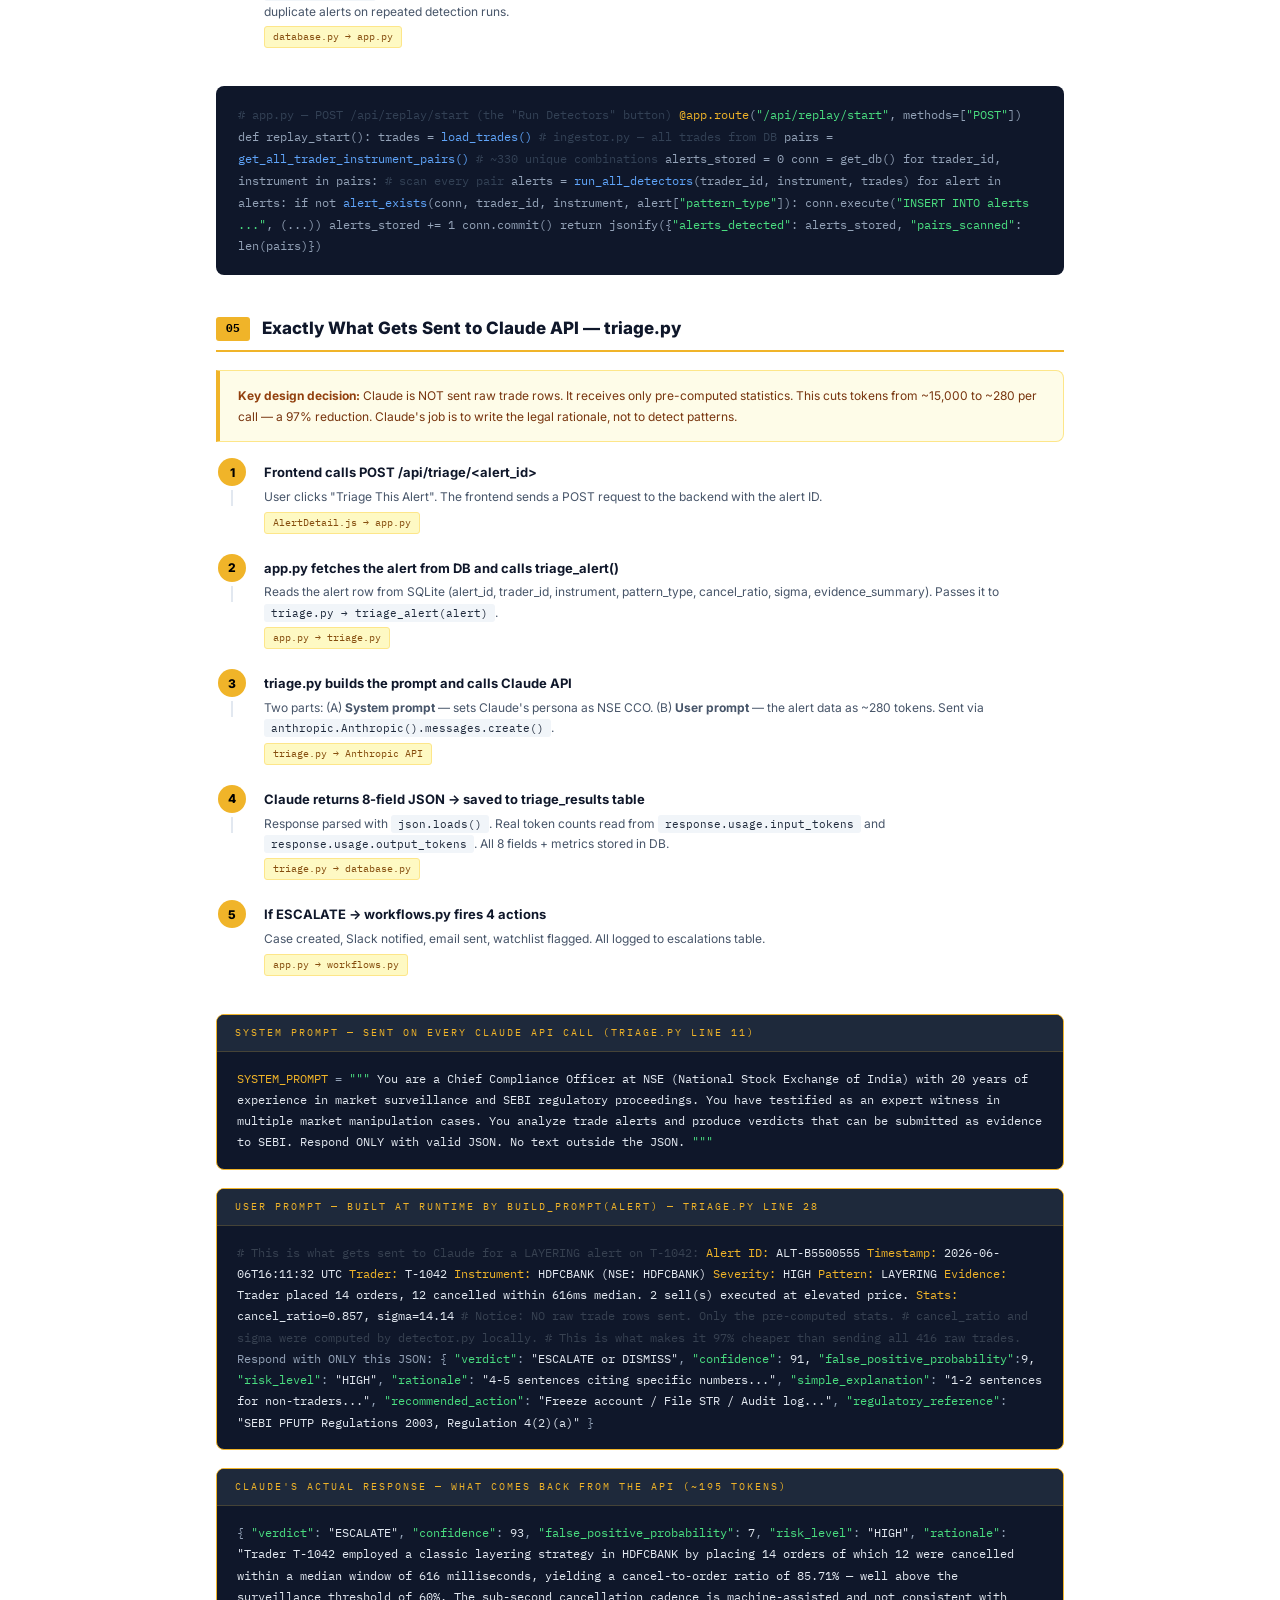
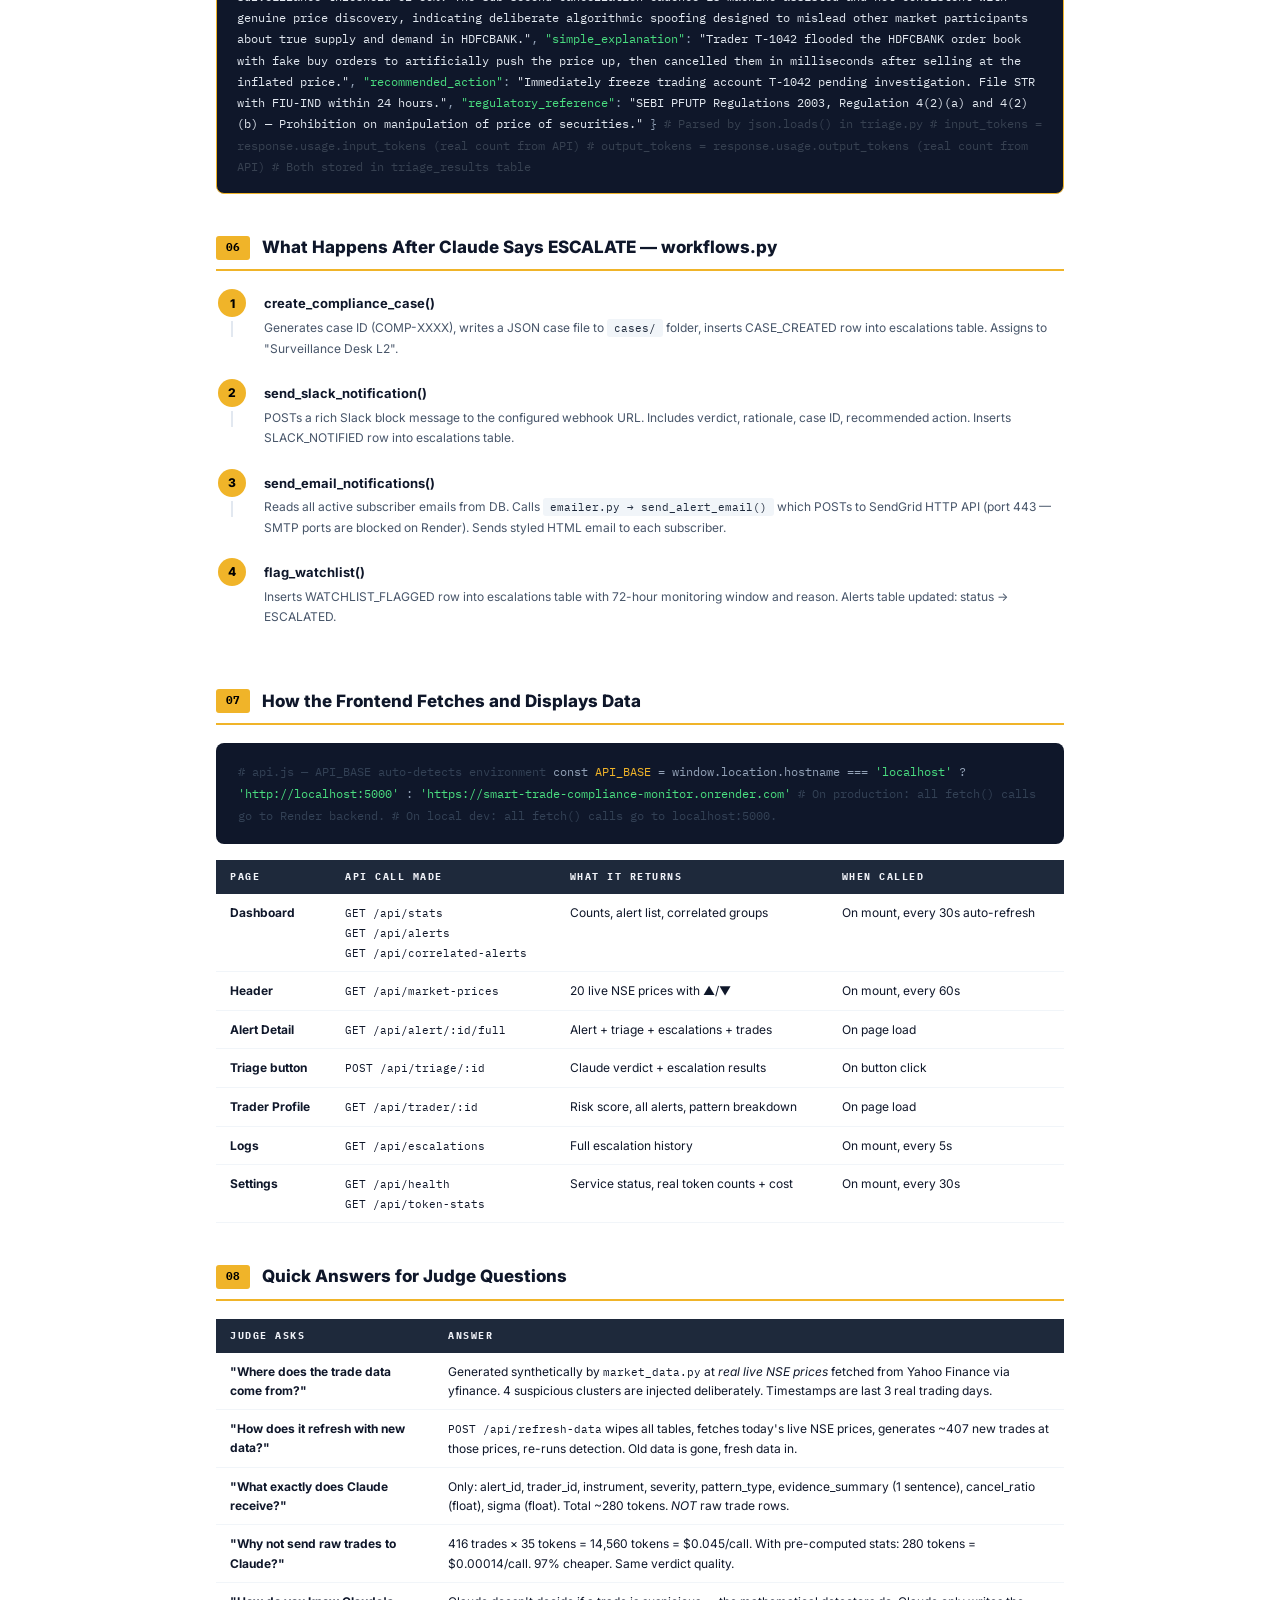
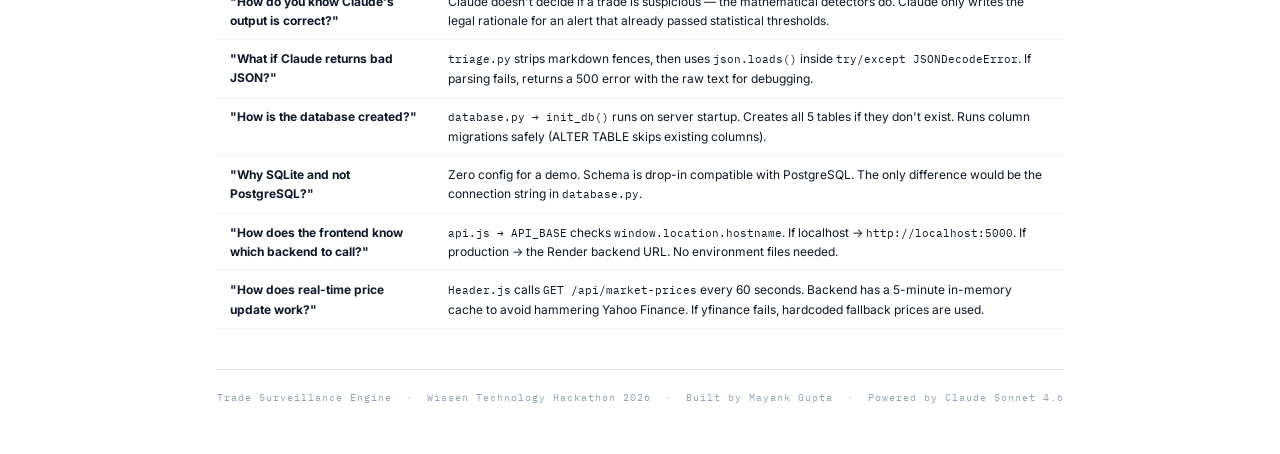
<file: folder structure and data flow explained.html>
<!DOCTYPE html>
<html lang="en">
<head>
<meta charset="UTF-8">
<meta name="viewport" content="width=device-width, initial-scale=1.0">
<title>Folder Structure & Data Flow — Trade Surveillance Engine</title>
<style>
  @import url('https://fonts.googleapis.com/css2?family=IBM+Plex+Mono:wght@400;700&family=Inter:wght@300;400;600;700;800&display=swap');
  *{margin:0;padding:0;box-sizing:border-box}
  body{font-family:'Inter',sans-serif;background:#fff;color:#0f172a;font-size:13px;line-height:1.6}
  .page{max-width:960px;margin:0 auto;padding:48px 56px}

  /* HEADER */
  .header{background:#000;border-bottom:3px solid #f0b429;padding:28px 32px;border-radius:10px 10px 0 0}
  .header-sub{font-family:'IBM Plex Mono',monospace;font-size:10px;color:#6b7a99;letter-spacing:3px;text-transform:uppercase;margin-bottom:8px}
  .header h1{font-size:24px;font-weight:800;color:#f0b429;letter-spacing:1px;line-height:1.2}
  .header-meta{margin-top:10px;font-family:'IBM Plex Mono',monospace;font-size:11px;color:#475569;display:flex;gap:24px}
  .intro{background:#f8fafc;border:1px solid #e2e8f0;border-top:none;border-radius:0 0 10px 10px;padding:18px 32px;margin-bottom:36px;font-size:13px;color:#334155;line-height:1.75}

  /* SECTION */
  .section{margin-bottom:40px;break-inside:avoid}
  .section-title{font-size:17px;font-weight:800;color:#0f172a;padding-bottom:8px;border-bottom:2px solid #f0b429;margin-bottom:18px;display:flex;align-items:center;gap:12px}
  .section-num{background:#f0b429;color:#000;font-family:'IBM Plex Mono',monospace;font-size:11px;font-weight:700;padding:3px 10px;border-radius:3px}

  /* CODE / MONO BLOCKS */
  .code-block{background:#0f172a;border-radius:8px;padding:18px 22px;font-family:'IBM Plex Mono',monospace;font-size:11.5px;color:#94a3b8;line-height:1.9;margin-bottom:16px;overflow-x:auto}
  .code-block .gold{color:#f0b429}
  .code-block .green{color:#4ade80}
  .code-block .blue{color:#60a5fa}
  .code-block .red{color:#f87171}
  .code-block .gray{color:#475569}
  .code-block .white{color:#e2e8f0}
  .code-block .comment{color:#334155}
  .inline-code{font-family:'IBM Plex Mono',monospace;font-size:11px;background:#f1f5f9;padding:2px 7px;border-radius:3px;color:#1e293b}

  /* FILE CARDS */
  .file-grid{display:grid;grid-template-columns:1fr 1fr;gap:14px;margin-bottom:16px}
  .file-card{background:#f8fafc;border:1px solid #e2e8f0;border-radius:8px;padding:16px 18px;border-left:3px solid #f0b429}
  .file-card.blue-border{border-left-color:#3b82f6}
  .file-card.green-border{border-left-color:#22c55e}
  .file-card.purple-border{border-left-color:#a855f7}
  .file-card.red-border{border-left-color:#ef4444}
  .file-name{font-family:'IBM Plex Mono',monospace;font-size:12px;font-weight:700;color:#0f172a;margin-bottom:6px}
  .file-desc{font-size:12px;color:#475569;line-height:1.6}
  .file-does{font-size:11px;color:#64748b;margin-top:6px}
  .file-does span{display:block;padding:2px 0}
  .file-does span::before{content:'→ ';color:#f0b429}

  /* FLOW STEPS */
  .flow{display:flex;flex-direction:column;gap:0;margin-bottom:18px}
  .flow-step{display:flex;align-items:flex-start;gap:16px}
  .flow-left{display:flex;flex-direction:column;align-items:center;min-width:32px}
  .step-num{width:28px;height:28px;border-radius:50%;background:#f0b429;color:#000;font-weight:800;font-size:12px;display:flex;align-items:center;justify-content:center;flex-shrink:0}
  .step-line{width:2px;flex:1;background:#e2e8f0;min-height:16px;margin:4px 0}
  .flow-step:last-child .step-line{display:none}
  .step-body{padding:4px 0 20px;flex:1}
  .step-body h4{font-size:13px;font-weight:700;margin-bottom:4px;color:#0f172a}
  .step-body p{font-size:12px;color:#475569;line-height:1.7}
  .step-file{display:inline-block;font-family:'IBM Plex Mono',monospace;font-size:10px;background:#fef9c3;color:#854d0e;border:1px solid #fde68a;padding:2px 8px;border-radius:3px;margin-top:4px}

  /* PROMPT BOX */
  .prompt-box{background:#0f172a;border:1px solid #f0b429;border-radius:8px;overflow:hidden;margin-bottom:18px}
  .prompt-header{background:#1e293b;padding:10px 18px;font-family:'IBM Plex Mono',monospace;font-size:10px;color:#f0b429;letter-spacing:2px;text-transform:uppercase;border-bottom:1px solid #f0b42930}
  .prompt-body{padding:16px 20px;font-family:'IBM Plex Mono',monospace;font-size:11.5px;color:#94a3b8;line-height:1.85}
  .prompt-body .gold{color:#f0b429}
  .prompt-body .green{color:#4ade80}
  .prompt-body .blue{color:#60a5fa}
  .prompt-body .white{color:#e2e8f0}
  .prompt-body .comment{color:#374151}

  /* INFO BOX */
  .info-box{background:#f0f9ff;border:1px solid #bae6fd;border-left:4px solid #0ea5e9;border-radius:0 8px 8px 0;padding:14px 18px;margin-bottom:16px;font-size:12px;color:#0c4a6e;line-height:1.75}
  .info-box strong{color:#0369a1}
  .warn-box{background:#fefce8;border:1px solid #fde68a;border-left:4px solid #f0b429;border-radius:0 8px 8px 0;padding:14px 18px;margin-bottom:16px;font-size:12px;color:#78350f;line-height:1.75}
  .warn-box strong{color:#92400e}

  /* TABLE */
  table{width:100%;border-collapse:collapse;margin-bottom:16px;font-size:12px}
  thead tr{background:#1e293b;color:#f0f2f8}
  thead th{padding:9px 14px;text-align:left;font-family:'IBM Plex Mono',monospace;font-size:10px;letter-spacing:1.5px;text-transform:uppercase;font-weight:700}
  tbody tr{border-bottom:1px solid #f1f5f9}
  tbody td{padding:9px 14px;vertical-align:top}
  .mono{font-family:'IBM Plex Mono',monospace;font-size:11px}
  .gold-text{color:#b45309;font-weight:700}

  /* DB TABLE */
  .db-grid{display:grid;grid-template-columns:1fr 1fr;gap:12px;margin-bottom:18px}
  .db-card{background:#0f172a;border-radius:8px;padding:14px 16px}
  .db-card h4{font-family:'IBM Plex Mono',monospace;font-size:11px;color:#f0b429;margin-bottom:10px;letter-spacing:1px}
  .db-field{font-family:'IBM Plex Mono',monospace;font-size:10.5px;color:#64748b;padding:2px 0;display:flex;gap:8px}
  .db-field .fn{color:#94a3b8;min-width:140px}
  .db-field .ft{color:#475569}
  .db-field.pk .fn{color:#f0b429}
  .db-field.fk .fn{color:#60a5fa}

  /* FOOTER */
  .footer{border-top:1px solid #e2e8f0;padding-top:20px;margin-top:40px;text-align:center;font-family:'IBM Plex Mono',monospace;font-size:10px;color:#94a3b8;letter-spacing:1px}

  @media print{
    body{font-size:12px}
    .page{padding:0;max-width:100%}
    .no-print{display:none}
    .section{break-inside:avoid}
    .file-grid{break-inside:avoid}
    .db-grid{break-inside:avoid}
  }
</style>
</head>
<body>

<div class="no-print" style="background:#1e293b;padding:12px 24px;text-align:center;font-family:monospace;font-size:12px;color:#94a3b8">
  Press <strong style="color:#f0b429">Ctrl+P</strong> → Save as PDF
</div>

<div class="page">

<!-- HEADER -->
<div class="header">
  <div class="header-sub">Trade Surveillance Engine · Wissen Technology Hackathon 2026</div>
  <h1>Folder Structure, Data Flow & How Claude API Is Called</h1>
  <div class="header-meta">
    <span>Built by: Mayank Gupta</span>
    <span>Model: claude-sonnet-4-6</span>
    <span>Backend: Python Flask · Frontend: React 18</span>
  </div>
</div>
<div class="intro">
  This document explains <strong>every file</strong>, what it does, how data moves through the system,
  exactly what gets sent to Claude AI at runtime, and how data is loaded, refreshed, and updated.
  Designed to answer every judge question about system internals.
</div>


<!-- ═══════════════════════════════ -->
<!-- SECTION 1: FOLDER STRUCTURE    -->
<!-- ═══════════════════════════════ -->
<div class="section">
  <div class="section-title"><span class="section-num">01</span> Complete Folder Structure — Every File Explained</div>

  <div class="code-block">
<span class="gold">trade-surveillance/</span>
│
├── <span class="gold">backend/</span>                         <span class="comment">← Python Flask REST API (runs on Render)</span>
│   ├── <span class="green">app.py</span>                       <span class="comment">← ENTRY POINT. 22 API endpoints. Handles all HTTP requests.</span>
│   ├── <span class="green">triage.py</span>                    <span class="comment">← Calls Claude API. Builds prompts. Parses responses. Saves to DB.</span>
│   ├── <span class="green">detector.py</span>                  <span class="comment">← 4 pattern detectors. Pure math. No AI. Runs on trade data.</span>
│   ├── <span class="green">database.py</span>                  <span class="comment">← SQLite setup. Creates 5 tables. Seeds data on first run.</span>
│   ├── <span class="green">ingestor.py</span>                  <span class="comment">← Loads trades from DB. Groups by trader+instrument for detectors.</span>
│   ├── <span class="green">workflows.py</span>                 <span class="comment">← Fires 4 escalation actions after ESCALATE verdict.</span>
│   ├── <span class="green">market_data.py</span>               <span class="comment">← Fetches live NSE prices via yfinance. Generates synthetic trades.</span>
│   ├── <span class="green">emailer.py</span>                   <span class="comment">← Sends HTML alert emails via SendGrid HTTP API.</span>
│   ├── <span class="blue">Procfile</span>                     <span class="comment">← Tells Render: "run gunicorn app:app --workers 2"</span>
│   ├── <span class="blue">requirements.txt</span>             <span class="comment">← anthropic, flask, yfinance, gunicorn, flask-cors</span>
│   ├── <span class="blue">.env</span>                         <span class="comment">← ANTHROPIC_API_KEY, SLACK_WEBHOOK_URL, SENDGRID_API_KEY (gitignored)</span>
│   └── <span class="gold">data/</span>
│       └── <span class="blue">trades_sample.csv</span>        <span class="comment">← 415 seed trades with 4 injected suspicious clusters (fallback)</span>
│
├── <span class="gold">frontend/</span>                        <span class="comment">← React 18 app (deployed as Render Static Site)</span>
│   ├── <span class="green">index.html</span>                   <span class="comment">← Landing page. Entry point. Bloomberg-style marketing site.</span>
│   ├── <span class="green">app.html</span>                     <span class="comment">← React dashboard loader. Loads CSS + 18 JS files via Babel CDN.</span>
│   ├── <span class="gold">css/</span>
│   │   └── <span class="blue">styles.css</span>               <span class="comment">← Fixed layout, gold scrollbar, Bloomberg dark theme</span>
│   └── <span class="gold">js/</span>
│       ├── <span class="green">api.js</span>                   <span class="comment">← API_BASE URL (auto-detects localhost vs production). Formatters.</span>
│       ├── <span class="green">app.js</span>                   <span class="comment">← Root React component. Hash-based router. Renders all 7 pages.</span>
│       ├── <span class="gold">components/</span>
│       │   ├── <span class="blue">Header.js</span>            <span class="comment">← Fixed top bar + NSE live price panel (20 stocks, auto-scroll)</span>
│       │   ├── <span class="blue">Sidebar.js</span>           <span class="comment">← Fixed left nav (72px) with SVG icons for 5 sections</span>
│       │   ├── <span class="blue">Shared.js</span>            <span class="comment">← ThemeContext, useRoute hook, Card/Button/Badge components</span>
│       │   ├── <span class="blue">StatsBar.js</span>          <span class="comment">← 5-number summary bar (Trades, Alerts, Escalated, Dismissed, Pending)</span>
│       │   ├── <span class="blue">Charts.js</span>            <span class="comment">← Chart.js donut (patterns) + bar (severity) charts</span>
│       │   └── <span class="blue">TopSuspects.js</span>       <span class="comment">← Ranked list of traders by alert count</span>
│       └── <span class="gold">pages/</span>
│           ├── <span class="blue">Dashboard.js</span>         <span class="comment">← Main page: alert feed, correlated activity, token usage bar</span>
│           ├── <span class="blue">Alerts.js</span>            <span class="comment">← Full alert table with filters + triage all pending button</span>
│           ├── <span class="blue">AlertDetail.js</span>       <span class="comment">← 4 tabs: AI Triage · Evidence · Escalations · Timeline chart</span>
│           ├── <span class="blue">TraderProfile.js</span>     <span class="comment">← Risk score 0–100, pattern breakdown, full alert history</span>
│           ├── <span class="blue">Trades.js</span>            <span class="comment">← All 407 trades with 5 filters, suspicious traders highlighted</span>
│           ├── <span class="blue">Logs.js</span>              <span class="comment">← Escalation log, CSV export, auto-refresh every 5 seconds</span>
│           └── <span class="blue">Settings.js</span>          <span class="comment">← Health checks, Claude token/cost stats, API usage counters</span>
│
├── <span class="blue">render.yaml</span>                      <span class="comment">← Tells Render how to auto-deploy the backend (gunicorn config)</span>
├── <span class="blue">ARCHITECTURE.md</span>                  <span class="comment">← Full system architecture for judges</span>
├── <span class="blue">PRESENTATION.md</span>                  <span class="comment">← Judge-ready single-file overview with all details</span>
└── <span class="blue">CLAUDE.md</span>                        <span class="comment">← Development notes and project status</span>
  </div>
</div>


<!-- ═══════════════════════════════ -->
<!-- SECTION 2: DATABASE            -->
<!-- ═══════════════════════════════ -->
<div class="section">
  <div class="section-title"><span class="section-num">02</span> Database — 5 Tables, What They Store</div>

  <p style="font-size:12px;color:#475569;margin-bottom:14px">
    SQLite database at <span class="inline-code">backend/surveillance.db</span>. Created automatically on first run by <span class="inline-code">database.py → init_db()</span>. Wiped and recreated on every Render redeploy (free tier has no persistent disk).
  </p>

  <div class="db-grid">
    <div class="db-card">
      <h4>TABLE: trades</h4>
      <div class="db-field pk"><span class="fn">trade_id</span><span class="ft">TEXT PK</span></div>
      <div class="db-field"><span class="fn">timestamp</span><span class="ft">TEXT</span></div>
      <div class="db-field"><span class="fn">trader_id</span><span class="ft">TEXT</span></div>
      <div class="db-field"><span class="fn">account_id</span><span class="ft">TEXT</span></div>
      <div class="db-field"><span class="fn">instrument</span><span class="ft">TEXT</span></div>
      <div class="db-field"><span class="fn">order_type</span><span class="ft">BUY / SELL</span></div>
      <div class="db-field"><span class="fn">order_size</span><span class="ft">INTEGER (shares)</span></div>
      <div class="db-field"><span class="fn">price</span><span class="ft">REAL (₹)</span></div>
      <div class="db-field"><span class="fn">order_status</span><span class="ft">EXECUTED/CANCELLED/PLACED</span></div>
      <div class="db-field"><span class="fn">cancel_time_ms</span><span class="ft">INTEGER (0 if not cancelled)</span></div>
      <div class="db-field"><span class="fn">session_id</span><span class="ft">TEXT</span></div>
    </div>
    <div class="db-card">
      <h4>TABLE: alerts</h4>
      <div class="db-field pk"><span class="fn">alert_id</span><span class="ft">TEXT PK (ALT-XXXXXXXX)</span></div>
      <div class="db-field"><span class="fn">detected_at</span><span class="ft">TEXT (ISO timestamp)</span></div>
      <div class="db-field"><span class="fn">trader_id</span><span class="ft">TEXT</span></div>
      <div class="db-field"><span class="fn">instrument</span><span class="ft">TEXT</span></div>
      <div class="db-field"><span class="fn">pattern_type</span><span class="ft">LAYERING/SPOOFING/etc.</span></div>
      <div class="db-field"><span class="fn">severity</span><span class="ft">HIGH / MEDIUM / LOW</span></div>
      <div class="db-field"><span class="fn">evidence_summary</span><span class="ft">TEXT (1 sentence)</span></div>
      <div class="db-field"><span class="fn">cancel_ratio</span><span class="ft">REAL (0.0 – 1.0)</span></div>
      <div class="db-field"><span class="fn">sigma</span><span class="ft">REAL (standard deviations)</span></div>
      <div class="db-field"><span class="fn">status</span><span class="ft">PENDING/ESCALATED/DISMISSED</span></div>
    </div>
    <div class="db-card">
      <h4>TABLE: triage_results</h4>
      <div class="db-field pk"><span class="fn">triage_id</span><span class="ft">TEXT PK (TRG-XXXXXXXX)</span></div>
      <div class="db-field fk"><span class="fn">alert_id</span><span class="ft">FK → alerts</span></div>
      <div class="db-field"><span class="fn">verdict</span><span class="ft">ESCALATE / DISMISS</span></div>
      <div class="db-field"><span class="fn">confidence</span><span class="ft">INTEGER (0–100)</span></div>
      <div class="db-field"><span class="fn">false_positive_probability</span><span class="ft">INTEGER</span></div>
      <div class="db-field"><span class="fn">rationale</span><span class="ft">TEXT (Claude's reasoning)</span></div>
      <div class="db-field"><span class="fn">simple_explanation</span><span class="ft">TEXT (plain English)</span></div>
      <div class="db-field"><span class="fn">recommended_action</span><span class="ft">TEXT</span></div>
      <div class="db-field"><span class="fn">risk_level</span><span class="ft">CRITICAL/HIGH/MEDIUM/LOW</span></div>
      <div class="db-field"><span class="fn">regulatory_reference</span><span class="ft">TEXT (SEBI citation)</span></div>
      <div class="db-field"><span class="fn">input_tokens</span><span class="ft">INTEGER (real from API)</span></div>
      <div class="db-field"><span class="fn">output_tokens</span><span class="ft">INTEGER (real from API)</span></div>
      <div class="db-field"><span class="fn">processing_time_ms</span><span class="ft">INTEGER</span></div>
    </div>
    <div class="db-card">
      <h4>TABLE: escalations</h4>
      <div class="db-field pk"><span class="fn">escalation_id</span><span class="ft">TEXT PK (UUID)</span></div>
      <div class="db-field fk"><span class="fn">alert_id</span><span class="ft">FK → alerts</span></div>
      <div class="db-field"><span class="fn">action_type</span><span class="ft">CASE_CREATED / SLACK_NOTIFIED / EMAIL_SENT / WATCHLIST_FLAGGED</span></div>
      <div class="db-field"><span class="fn">payload</span><span class="ft">TEXT (JSON — case_id, channel, etc.)</span></div>
      <div class="db-field"><span class="fn">created_at</span><span class="ft">TEXT (ISO timestamp)</span></div>
      <br>
      <h4 style="margin-top:8px">TABLE: subscribers</h4>
      <div class="db-field pk"><span class="fn">subscriber_id</span><span class="ft">TEXT PK (UUID)</span></div>
      <div class="db-field"><span class="fn">email</span><span class="ft">TEXT UNIQUE</span></div>
      <div class="db-field"><span class="fn">active</span><span class="ft">INTEGER (1=active)</span></div>
    </div>
  </div>
</div>


<!-- ═══════════════════════════════ -->
<!-- SECTION 3: HOW DATA IS LOADED  -->
<!-- ═══════════════════════════════ -->
<div class="section">
  <div class="section-title"><span class="section-num">03</span> How Data Is Loaded — On Startup vs On Refresh</div>

  <div class="info-box">
    <strong>There are two ways data gets into the system:</strong><br>
    (A) <strong>Startup auto-seed</strong> — happens automatically when the Flask server starts<br>
    (B) <strong>Manual refresh</strong> — triggered by the "Refresh Live Data" button or <span class="inline-code">POST /api/refresh-data</span>
  </div>

  <div class="flow">
    <div class="flow-step">
      <div class="flow-left"><div class="step-num">A</div><div class="step-line"></div></div>
      <div class="step-body">
        <h4>Startup Auto-Seed (app.py runs on Render boot)</h4>
        <p>
          When Render starts the server, <span class="inline-code">app.py</span> runs <span class="inline-code">with app.app_context()</span> block which calls:
          <br><br>
          1. <strong>init_db()</strong> — creates all 5 tables if they don't exist<br>
          2. <strong>seed_from_csv()</strong> — checks if trades table is empty. If empty, fetches live NSE prices via yfinance and generates ~407 trades. If yfinance fails, falls back to <span class="inline-code">trades_sample.csv</span><br>
          3. <strong>Auto-detection</strong> — runs all 4 detectors immediately, inserts any alerts found<br><br>
          Result: Data is ready within seconds of Render waking up. No manual click needed.
        </p>
        <span class="step-file">app.py → database.py → market_data.py → detector.py</span>
      </div>
    </div>
    <div class="flow-step">
      <div class="flow-left"><div class="step-num">B</div><div class="step-line"></div></div>
      <div class="step-body">
        <h4>Manual Refresh — "Refresh Live Data" button</h4>
        <p>
          Calls <span class="inline-code">POST /api/refresh-data</span> in <span class="inline-code">app.py</span> which:<br><br>
          1. Wipes all 4 tables (trades, alerts, triage_results, escalations)<br>
          2. Calls <span class="inline-code">market_data.py → fetch_real_prices()</span> — gets live prices for 20 NSE stocks via yfinance<br>
          3. Calls <span class="inline-code">generate_realistic_trades(prices)</span> — generates ~407 new trades at <em>today's live prices</em><br>
          4. Inserts all trades into SQLite<br>
          5. Automatically runs <span class="inline-code">POST /api/replay/start</span> to detect patterns<br>
          6. Returns: <span class="inline-code">{"trades_inserted": 407, "prices_used": {"HDFCBANK": 748.0, ...}}</span>
        </p>
        <span class="step-file">app.py → market_data.py → SQLite</span>
      </div>
    </div>
  </div>

  <!-- How market_data.py works -->
  <div class="code-block">
<span class="comment"># market_data.py — How live NSE prices are fetched</span>

<span class="gold">NSE_SYMBOLS</span> = {
  <span class="green">'HDFCBANK'</span>:  <span class="blue">'HDFCBANK.NS'</span>,   <span class="comment"># .NS suffix = NSE listing on Yahoo Finance</span>
  <span class="green">'RELIANCE'</span>:  <span class="blue">'RELIANCE.NS'</span>,
  <span class="green">'TCS'</span>:       <span class="blue">'TCS.NS'</span>,
  <span class="gray">... 20 stocks total ...</span>
}

<span class="gold">def fetch_real_prices():</span>
    <span class="comment"># Step 1: Check 5-minute cache (avoids hitting Yahoo Finance every call)</span>
    if _price_cache and (time.time() - _cache_ts) &lt; 300:
        return _price_cache

    <span class="comment"># Step 2: For each stock, fetch last 5 days of 1-minute candles</span>
    for symbol, ticker in NSE_SYMBOLS.items():
        data = yf.Ticker(ticker)
        hist = data.history(period=<span class="green">'5d'</span>, interval=<span class="green">'1m'</span>)

        <span class="comment"># Step 3: Take the last closing price as "current price"</span>
        prices[symbol] = {
            <span class="green">'current'</span>: hist[<span class="green">'Close'</span>].iloc[-1],   <span class="comment"># e.g. ₹748.00</span>
            <span class="green">'high'</span>:    hist[<span class="green">'High'</span>].max(),
            <span class="green">'low'</span>:     hist[<span class="green">'Low'</span>].min(),
        }

<span class="gold">def generate_realistic_trades(prices):</span>
    <span class="comment"># Step 4: Generate ~300 random trades for 50 normal traders at live prices</span>
    <span class="comment"># Step 5: Inject 4 suspicious clusters (LAYERING, SPOOFING, WASH, PUMP)</span>
    <span class="comment"># Step 6: All timestamps set to last 3 real trading days (Mon-Fri)</span>
    return sorted(trades, key=lambda x: x[<span class="green">'timestamp'</span>])
  </div>
</div>


<!-- ═══════════════════════════════ -->
<!-- SECTION 4: DETECTION FLOW      -->
<!-- ═══════════════════════════════ -->
<div class="section">
  <div class="section-title"><span class="section-num">04</span> How Pattern Detection Works — detector.py</div>

  <div class="flow">
    <div class="flow-step">
      <div class="flow-left"><div class="step-num">1</div><div class="step-line"></div></div>
      <div class="step-body">
        <h4>ingestor.py — Load all trades from DB</h4>
        <p><span class="inline-code">load_trades()</span> runs <span class="inline-code">SELECT * FROM trades</span> and returns all rows as dictionaries.</p>
        <span class="step-file">ingestor.py</span>
      </div>
    </div>
    <div class="flow-step">
      <div class="flow-left"><div class="step-num">2</div><div class="step-line"></div></div>
      <div class="step-body">
        <h4>Group by every trader+instrument combination</h4>
        <p><span class="inline-code">get_all_trader_instrument_pairs()</span> runs <span class="inline-code">SELECT DISTINCT trader_id, instrument FROM trades</span>. With 50 traders and 20 stocks, this gives ~330 pairs to scan.</p>
        <span class="step-file">ingestor.py</span>
      </div>
    </div>
    <div class="flow-step">
      <div class="flow-left"><div class="step-num">3</div><div class="step-line"></div></div>
      <div class="step-body">
        <h4>Run all 4 detectors on each pair</h4>
        <p>For each (trader_id, instrument) pair, <span class="inline-code">detector.py → run_all_detectors()</span> runs all 4 functions. Each function filters the trades for just that pair and checks the mathematical criteria. If criteria pass → creates an alert dict.</p>
        <span class="step-file">detector.py</span>
      </div>
    </div>
    <div class="flow-step">
      <div class="flow-left"><div class="step-num">4</div><div class="step-line"></div></div>
      <div class="step-body">
        <h4>Deduplicate and store alerts</h4>
        <p><span class="inline-code">alert_exists()</span> checks if an alert for this exact (trader_id, instrument, pattern_type) already exists in DB. If not, inserts it. This prevents duplicate alerts on repeated detection runs.</p>
        <span class="step-file">database.py → app.py</span>
      </div>
    </div>
  </div>

  <div class="code-block">
<span class="comment"># app.py — POST /api/replay/start  (the "Run Detectors" button)</span>

<span class="gold">@app.route</span>(<span class="green">"/api/replay/start"</span>, methods=[<span class="green">"POST"</span>])
def replay_start():
    trades = <span class="blue">load_trades()</span>                        <span class="comment"># ingestor.py — all trades from DB</span>
    pairs  = <span class="blue">get_all_trader_instrument_pairs()</span>     <span class="comment"># ~330 unique combinations</span>

    alerts_stored = 0
    conn = get_db()

    for trader_id, instrument in pairs:           <span class="comment"># scan every pair</span>
        alerts = <span class="blue">run_all_detectors</span>(trader_id, instrument, trades)

        for alert in alerts:
            if not <span class="blue">alert_exists</span>(conn, trader_id, instrument, alert[<span class="green">"pattern_type"</span>]):
                conn.execute(<span class="green">"INSERT INTO alerts ..."</span>, (...))
                alerts_stored += 1

    conn.commit()
    return jsonify({<span class="green">"alerts_detected"</span>: alerts_stored, <span class="green">"pairs_scanned"</span>: len(pairs)})
  </div>
</div>


<!-- ═══════════════════════════════ -->
<!-- SECTION 5: CLAUDE API CALL     -->
<!-- ═══════════════════════════════ -->
<div class="section">
  <div class="section-title"><span class="section-num">05</span> Exactly What Gets Sent to Claude API — triage.py</div>

  <div class="warn-box">
    <strong>Key design decision:</strong> Claude is NOT sent raw trade rows. It receives only pre-computed statistics.
    This cuts tokens from ~15,000 to ~280 per call — a 97% reduction. Claude's job is to write the legal rationale, not to detect patterns.
  </div>

  <div class="flow">
    <div class="flow-step">
      <div class="flow-left"><div class="step-num">1</div><div class="step-line"></div></div>
      <div class="step-body">
        <h4>Frontend calls POST /api/triage/&lt;alert_id&gt;</h4>
        <p>User clicks "Triage This Alert". The frontend sends a POST request to the backend with the alert ID.</p>
        <span class="step-file">AlertDetail.js → app.py</span>
      </div>
    </div>
    <div class="flow-step">
      <div class="flow-left"><div class="step-num">2</div><div class="step-line"></div></div>
      <div class="step-body">
        <h4>app.py fetches the alert from DB and calls triage_alert()</h4>
        <p>Reads the alert row from SQLite (alert_id, trader_id, instrument, pattern_type, cancel_ratio, sigma, evidence_summary). Passes it to <span class="inline-code">triage.py → triage_alert(alert)</span>.</p>
        <span class="step-file">app.py → triage.py</span>
      </div>
    </div>
    <div class="flow-step">
      <div class="flow-left"><div class="step-num">3</div><div class="step-line"></div></div>
      <div class="step-body">
        <h4>triage.py builds the prompt and calls Claude API</h4>
        <p>Two parts: (A) <strong>System prompt</strong> — sets Claude's persona as NSE CCO. (B) <strong>User prompt</strong> — the alert data as ~280 tokens. Sent via <span class="inline-code">anthropic.Anthropic().messages.create()</span>.</p>
        <span class="step-file">triage.py → Anthropic API</span>
      </div>
    </div>
    <div class="flow-step">
      <div class="flow-left"><div class="step-num">4</div><div class="step-line"></div></div>
      <div class="step-body">
        <h4>Claude returns 8-field JSON → saved to triage_results table</h4>
        <p>Response parsed with <span class="inline-code">json.loads()</span>. Real token counts read from <span class="inline-code">response.usage.input_tokens</span> and <span class="inline-code">response.usage.output_tokens</span>. All 8 fields + metrics stored in DB.</p>
        <span class="step-file">triage.py → database.py</span>
      </div>
    </div>
    <div class="flow-step">
      <div class="flow-left"><div class="step-num">5</div><div class="step-line"></div></div>
      <div class="step-body">
        <h4>If ESCALATE → workflows.py fires 4 actions</h4>
        <p>Case created, Slack notified, email sent, watchlist flagged. All logged to escalations table.</p>
        <span class="step-file">app.py → workflows.py</span>
      </div>
    </div>
  </div>

  <!-- SYSTEM PROMPT -->
  <div class="prompt-box">
    <div class="prompt-header">System Prompt — sent on every Claude API call (triage.py line 11)</div>
    <div class="prompt-body">
<span class="gold">SYSTEM_PROMPT</span> = <span class="green">"""</span>
<span class="white">You are a Chief Compliance Officer at NSE (National Stock Exchange
of India) with 20 years of experience in market surveillance and
SEBI regulatory proceedings. You have testified as an expert witness
in multiple market manipulation cases. You analyze trade alerts and
produce verdicts that can be submitted as evidence to SEBI.
Respond ONLY with valid JSON. No text outside the JSON.</span>
<span class="green">"""</span>
    </div>
  </div>

  <!-- USER PROMPT -->
  <div class="prompt-box">
    <div class="prompt-header">User Prompt — built at runtime by build_prompt(alert) — triage.py line 28</div>
    <div class="prompt-body">
<span class="comment"># This is what gets sent to Claude for a LAYERING alert on T-1042:</span>

<span class="gold">Alert ID:</span>    <span class="white">ALT-B5500555</span>
<span class="gold">Timestamp:</span>   <span class="white">2026-06-06T16:11:32 UTC</span>
<span class="gold">Trader:</span>      <span class="white">T-1042</span>
<span class="gold">Instrument:</span>  <span class="white">HDFCBANK (NSE: HDFCBANK)</span>
<span class="gold">Severity:</span>    <span class="white">HIGH</span>
<span class="gold">Pattern:</span>     <span class="white">LAYERING</span>
<span class="gold">Evidence:</span>    <span class="white">Trader placed 14 orders, 12 cancelled within 616ms median.
             2 sell(s) executed at elevated price.</span>
<span class="gold">Stats:</span>       <span class="white">cancel_ratio=0.857, sigma=14.14</span>

<span class="comment"># Notice: NO raw trade rows sent. Only the pre-computed stats.
# cancel_ratio and sigma were computed by detector.py locally.
# This is what makes it 97% cheaper than sending all 416 raw trades.</span>

Respond with ONLY this JSON:
{
  <span class="green">"verdict"</span>:                  <span class="white">"ESCALATE or DISMISS"</span>,
  <span class="green">"confidence"</span>:               <span class="white">91,</span>
  <span class="green">"false_positive_probability"</span>:<span class="white">9,</span>
  <span class="green">"risk_level"</span>:               <span class="white">"HIGH"</span>,
  <span class="green">"rationale"</span>:                <span class="white">"4-5 sentences citing specific numbers..."</span>,
  <span class="green">"simple_explanation"</span>:       <span class="white">"1-2 sentences for non-traders..."</span>,
  <span class="green">"recommended_action"</span>:       <span class="white">"Freeze account / File STR / Audit log..."</span>,
  <span class="green">"regulatory_reference"</span>:     <span class="white">"SEBI PFUTP Regulations 2003, Regulation 4(2)(a)"</span>
}
    </div>
  </div>

  <!-- CLAUDE RESPONSE -->
  <div class="prompt-box">
    <div class="prompt-header">Claude's Actual Response — what comes back from the API (~195 tokens)</div>
    <div class="prompt-body">
{
  <span class="green">"verdict"</span>:                   <span class="white">"ESCALATE"</span>,
  <span class="green">"confidence"</span>:                <span class="white">93</span>,
  <span class="green">"false_positive_probability"</span>: <span class="white">7</span>,
  <span class="green">"risk_level"</span>:                <span class="white">"HIGH"</span>,
  <span class="green">"rationale"</span>:                 <span class="white">"Trader T-1042 employed a classic layering strategy
    in HDFCBANK by placing 14 orders of which 12 were cancelled within a median
    window of 616 milliseconds, yielding a cancel-to-order ratio of 85.71% —
    well above the surveillance threshold of 60%. The sub-second cancellation
    cadence is machine-assisted and not consistent with genuine price discovery,
    indicating deliberate algorithmic spoofing designed to mislead other market
    participants about true supply and demand in HDFCBANK."</span>,
  <span class="green">"simple_explanation"</span>:        <span class="white">"Trader T-1042 flooded the HDFCBANK order book with
    fake buy orders to artificially push the price up, then cancelled them in
    milliseconds after selling at the inflated price."</span>,
  <span class="green">"recommended_action"</span>:        <span class="white">"Immediately freeze trading account T-1042 pending
    investigation. File STR with FIU-IND within 24 hours."</span>,
  <span class="green">"regulatory_reference"</span>:      <span class="white">"SEBI PFUTP Regulations 2003, Regulation 4(2)(a)
    and 4(2)(b) — Prohibition on manipulation of price of securities."</span>
}

<span class="comment"># Parsed by json.loads() in triage.py
# input_tokens = response.usage.input_tokens   (real count from API)
# output_tokens = response.usage.output_tokens  (real count from API)
# Both stored in triage_results table</span>
    </div>
  </div>
</div>


<!-- ═══════════════════════════════ -->
<!-- SECTION 6: ESCALATION FLOW     -->
<!-- ═══════════════════════════════ -->
<div class="section">
  <div class="section-title"><span class="section-num">06</span> What Happens After Claude Says ESCALATE — workflows.py</div>

  <div class="flow">
    <div class="flow-step">
      <div class="flow-left"><div class="step-num">1</div><div class="step-line"></div></div>
      <div class="step-body">
        <h4>create_compliance_case()</h4>
        <p>Generates case ID (COMP-XXXX), writes a JSON case file to <span class="inline-code">cases/</span> folder, inserts CASE_CREATED row into escalations table. Assigns to "Surveillance Desk L2".</p>
      </div>
    </div>
    <div class="flow-step">
      <div class="flow-left"><div class="step-num">2</div><div class="step-line"></div></div>
      <div class="step-body">
        <h4>send_slack_notification()</h4>
        <p>POSTs a rich Slack block message to the configured webhook URL. Includes verdict, rationale, case ID, recommended action. Inserts SLACK_NOTIFIED row into escalations table.</p>
      </div>
    </div>
    <div class="flow-step">
      <div class="flow-left"><div class="step-num">3</div><div class="step-line"></div></div>
      <div class="step-body">
        <h4>send_email_notifications()</h4>
        <p>Reads all active subscriber emails from DB. Calls <span class="inline-code">emailer.py → send_alert_email()</span> which POSTs to SendGrid HTTP API (port 443 — SMTP ports are blocked on Render). Sends styled HTML email to each subscriber.</p>
      </div>
    </div>
    <div class="flow-step">
      <div class="flow-left"><div class="step-num">4</div><div class="step-line"></div></div>
      <div class="step-body">
        <h4>flag_watchlist()</h4>
        <p>Inserts WATCHLIST_FLAGGED row into escalations table with 72-hour monitoring window and reason. Alerts table updated: status → ESCALATED.</p>
      </div>
    </div>
  </div>
</div>


<!-- ═══════════════════════════════ -->
<!-- SECTION 7: FRONTEND DATA FLOW  -->
<!-- ═══════════════════════════════ -->
<div class="section">
  <div class="section-title"><span class="section-num">07</span> How the Frontend Fetches and Displays Data</div>

  <div class="code-block">
<span class="comment"># api.js — API_BASE auto-detects environment</span>

const <span class="gold">API_BASE</span> = window.location.hostname === <span class="green">'localhost'</span>
  ? <span class="green">'http://localhost:5000'</span>
  : <span class="green">'https://smart-trade-compliance-monitor.onrender.com'</span>

<span class="comment"># On production: all fetch() calls go to Render backend.
# On local dev:  all fetch() calls go to localhost:5000.</span>
  </div>

  <table>
    <thead>
      <tr>
        <th>Page</th>
        <th>API Call Made</th>
        <th>What It Returns</th>
        <th>When Called</th>
      </tr>
    </thead>
    <tbody>
      <tr>
        <td><strong>Dashboard</strong></td>
        <td><span class="mono">GET /api/stats</span><br><span class="mono">GET /api/alerts</span><br><span class="mono">GET /api/correlated-alerts</span></td>
        <td>Counts, alert list, correlated groups</td>
        <td>On mount, every 30s auto-refresh</td>
      </tr>
      <tr>
        <td><strong>Header</strong></td>
        <td><span class="mono">GET /api/market-prices</span></td>
        <td>20 live NSE prices with ▲/▼</td>
        <td>On mount, every 60s</td>
      </tr>
      <tr>
        <td><strong>Alert Detail</strong></td>
        <td><span class="mono">GET /api/alert/:id/full</span></td>
        <td>Alert + triage + escalations + trades</td>
        <td>On page load</td>
      </tr>
      <tr>
        <td><strong>Triage button</strong></td>
        <td><span class="mono">POST /api/triage/:id</span></td>
        <td>Claude verdict + escalation results</td>
        <td>On button click</td>
      </tr>
      <tr>
        <td><strong>Trader Profile</strong></td>
        <td><span class="mono">GET /api/trader/:id</span></td>
        <td>Risk score, all alerts, pattern breakdown</td>
        <td>On page load</td>
      </tr>
      <tr>
        <td><strong>Logs</strong></td>
        <td><span class="mono">GET /api/escalations</span></td>
        <td>Full escalation history</td>
        <td>On mount, every 5s</td>
      </tr>
      <tr>
        <td><strong>Settings</strong></td>
        <td><span class="mono">GET /api/health</span><br><span class="mono">GET /api/token-stats</span></td>
        <td>Service status, real token counts + cost</td>
        <td>On mount, every 30s</td>
      </tr>
    </tbody>
  </table>
</div>


<!-- ═══════════════════════════════ -->
<!-- SECTION 8: QUICK ANSWERS       -->
<!-- ═══════════════════════════════ -->
<div class="section">
  <div class="section-title"><span class="section-num">08</span> Quick Answers for Judge Questions</div>

  <table>
    <thead>
      <tr><th>Judge asks</th><th>Answer</th></tr>
    </thead>
    <tbody>
      <tr>
        <td><strong>"Where does the trade data come from?"</strong></td>
        <td>Generated synthetically by <span class="mono">market_data.py</span> at <em>real live NSE prices</em> fetched from Yahoo Finance via yfinance. 4 suspicious clusters are injected deliberately. Timestamps are last 3 real trading days.</td>
      </tr>
      <tr>
        <td><strong>"How does it refresh with new data?"</strong></td>
        <td><span class="mono">POST /api/refresh-data</span> wipes all tables, fetches today's live NSE prices, generates ~407 new trades at those prices, re-runs detection. Old data is gone, fresh data in.</td>
      </tr>
      <tr>
        <td><strong>"What exactly does Claude receive?"</strong></td>
        <td>Only: alert_id, trader_id, instrument, severity, pattern_type, evidence_summary (1 sentence), cancel_ratio (float), sigma (float). Total ~280 tokens. <em>NOT</em> raw trade rows.</td>
      </tr>
      <tr>
        <td><strong>"Why not send raw trades to Claude?"</strong></td>
        <td>416 trades × 35 tokens = 14,560 tokens = $0.045/call. With pre-computed stats: 280 tokens = $0.00014/call. 97% cheaper. Same verdict quality.</td>
      </tr>
      <tr>
        <td><strong>"How do you know Claude's output is correct?"</strong></td>
        <td>Claude doesn't decide if a trade is suspicious — the mathematical detectors do. Claude only writes the legal rationale for an alert that already passed statistical thresholds.</td>
      </tr>
      <tr>
        <td><strong>"What if Claude returns bad JSON?"</strong></td>
        <td><span class="mono">triage.py</span> strips markdown fences, then uses <span class="mono">json.loads()</span> inside <span class="mono">try/except JSONDecodeError</span>. If parsing fails, returns a 500 error with the raw text for debugging.</td>
      </tr>
      <tr>
        <td><strong>"How is the database created?"</strong></td>
        <td><span class="mono">database.py → init_db()</span> runs on server startup. Creates all 5 tables if they don't exist. Runs column migrations safely (ALTER TABLE skips existing columns).</td>
      </tr>
      <tr>
        <td><strong>"Why SQLite and not PostgreSQL?"</strong></td>
        <td>Zero config for a demo. Schema is drop-in compatible with PostgreSQL. The only difference would be the connection string in <span class="mono">database.py</span>.</td>
      </tr>
      <tr>
        <td><strong>"How does the frontend know which backend to call?"</strong></td>
        <td><span class="mono">api.js → API_BASE</span> checks <span class="mono">window.location.hostname</span>. If localhost → <span class="mono">http://localhost:5000</span>. If production → the Render backend URL. No environment files needed.</td>
      </tr>
      <tr>
        <td><strong>"How does real-time price update work?"</strong></td>
        <td><span class="mono">Header.js</span> calls <span class="mono">GET /api/market-prices</span> every 60 seconds. Backend has a 5-minute in-memory cache to avoid hammering Yahoo Finance. If yfinance fails, hardcoded fallback prices are used.</td>
      </tr>
    </tbody>
  </table>
</div>


<!-- FOOTER -->
<div class="footer">
  Trade Surveillance Engine &nbsp;·&nbsp; Wissen Technology Hackathon 2026
  &nbsp;·&nbsp; Built by Mayank Gupta &nbsp;·&nbsp; Powered by Claude Sonnet 4.6
</div>

</div>
</body>
</html>
</file>
